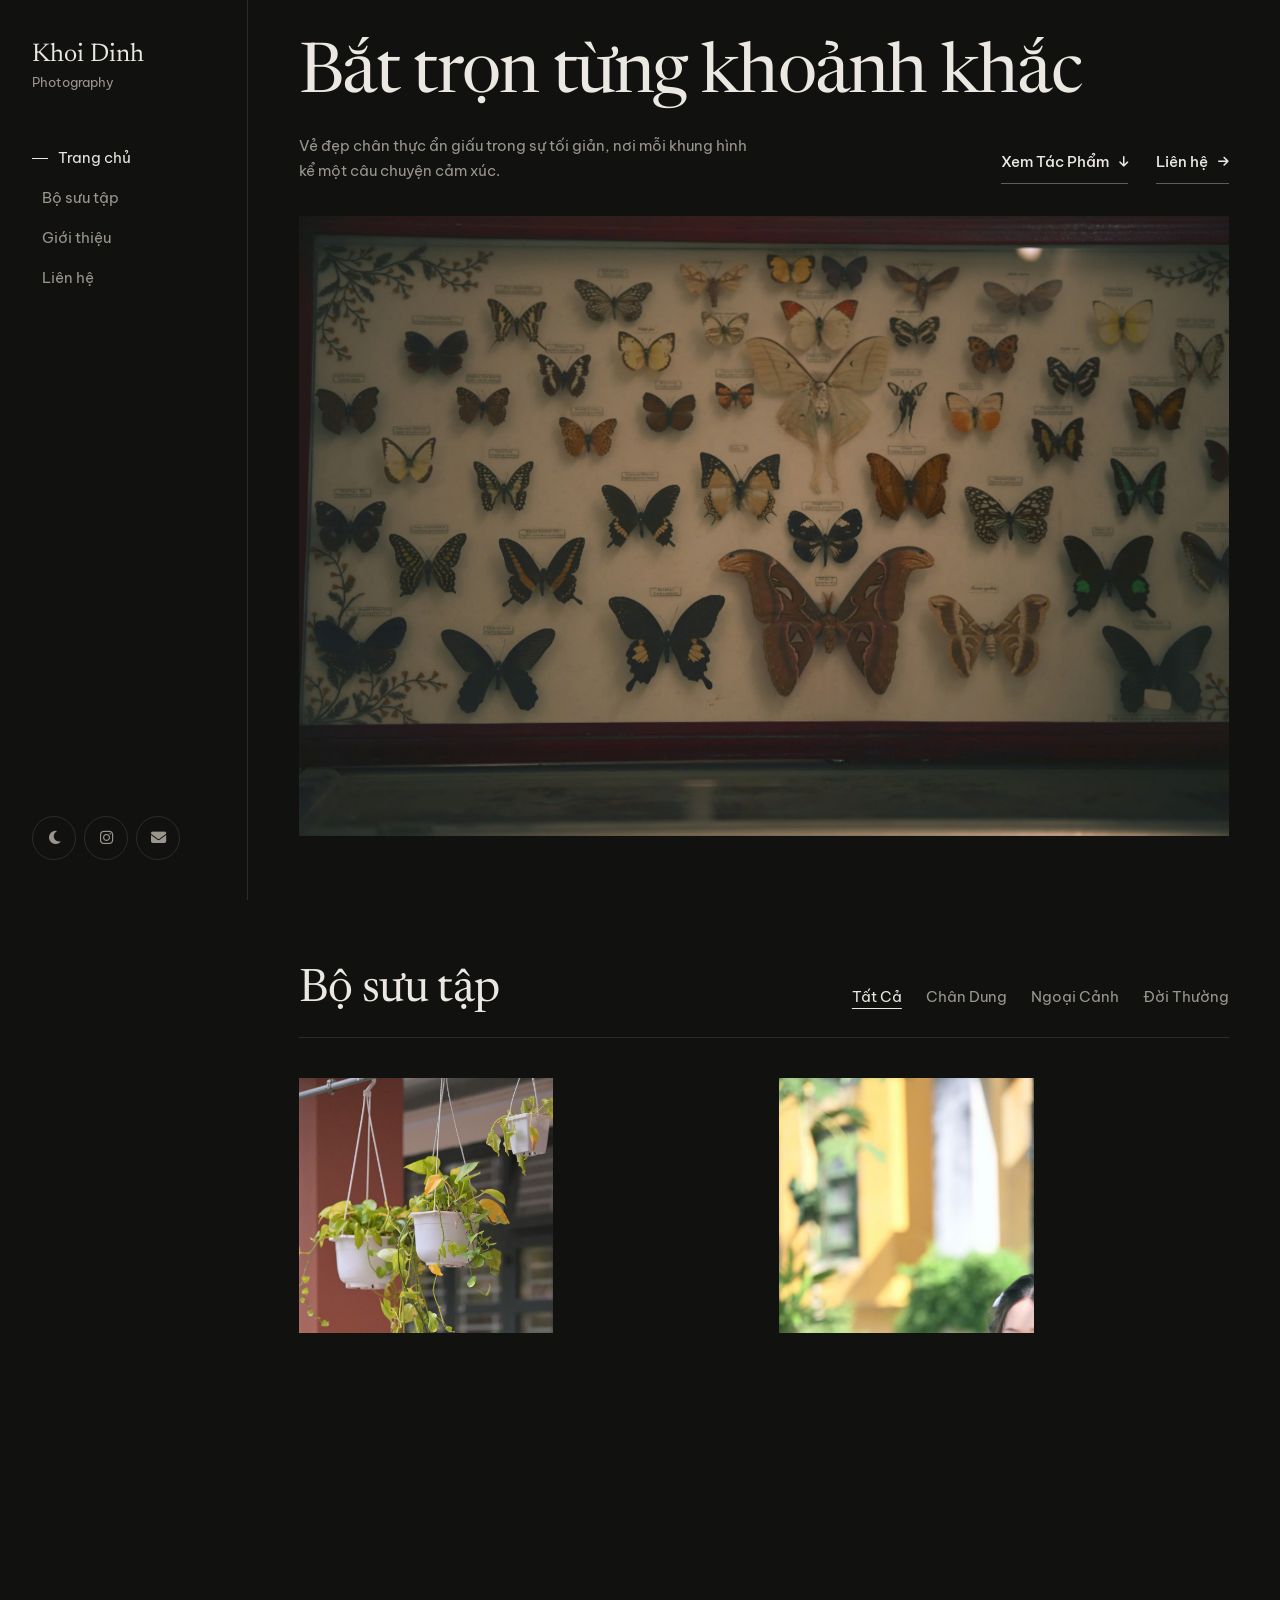
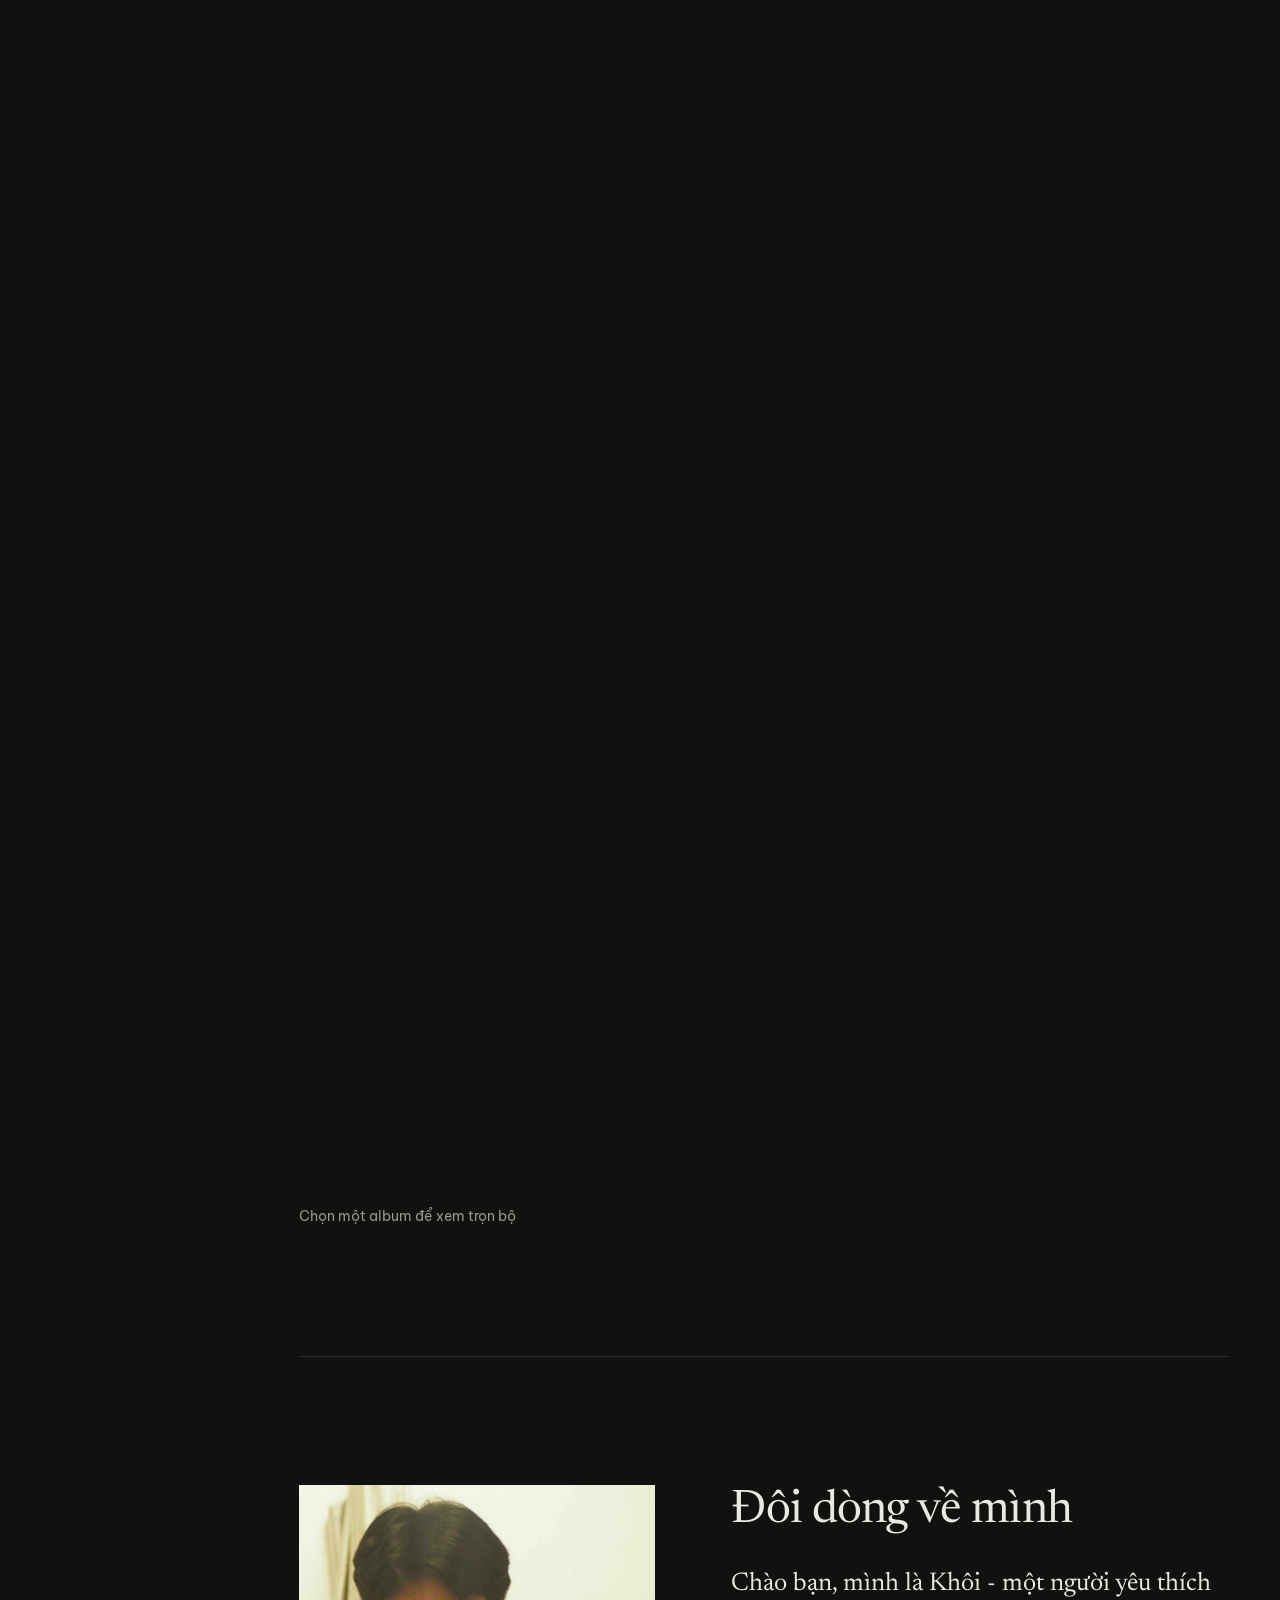
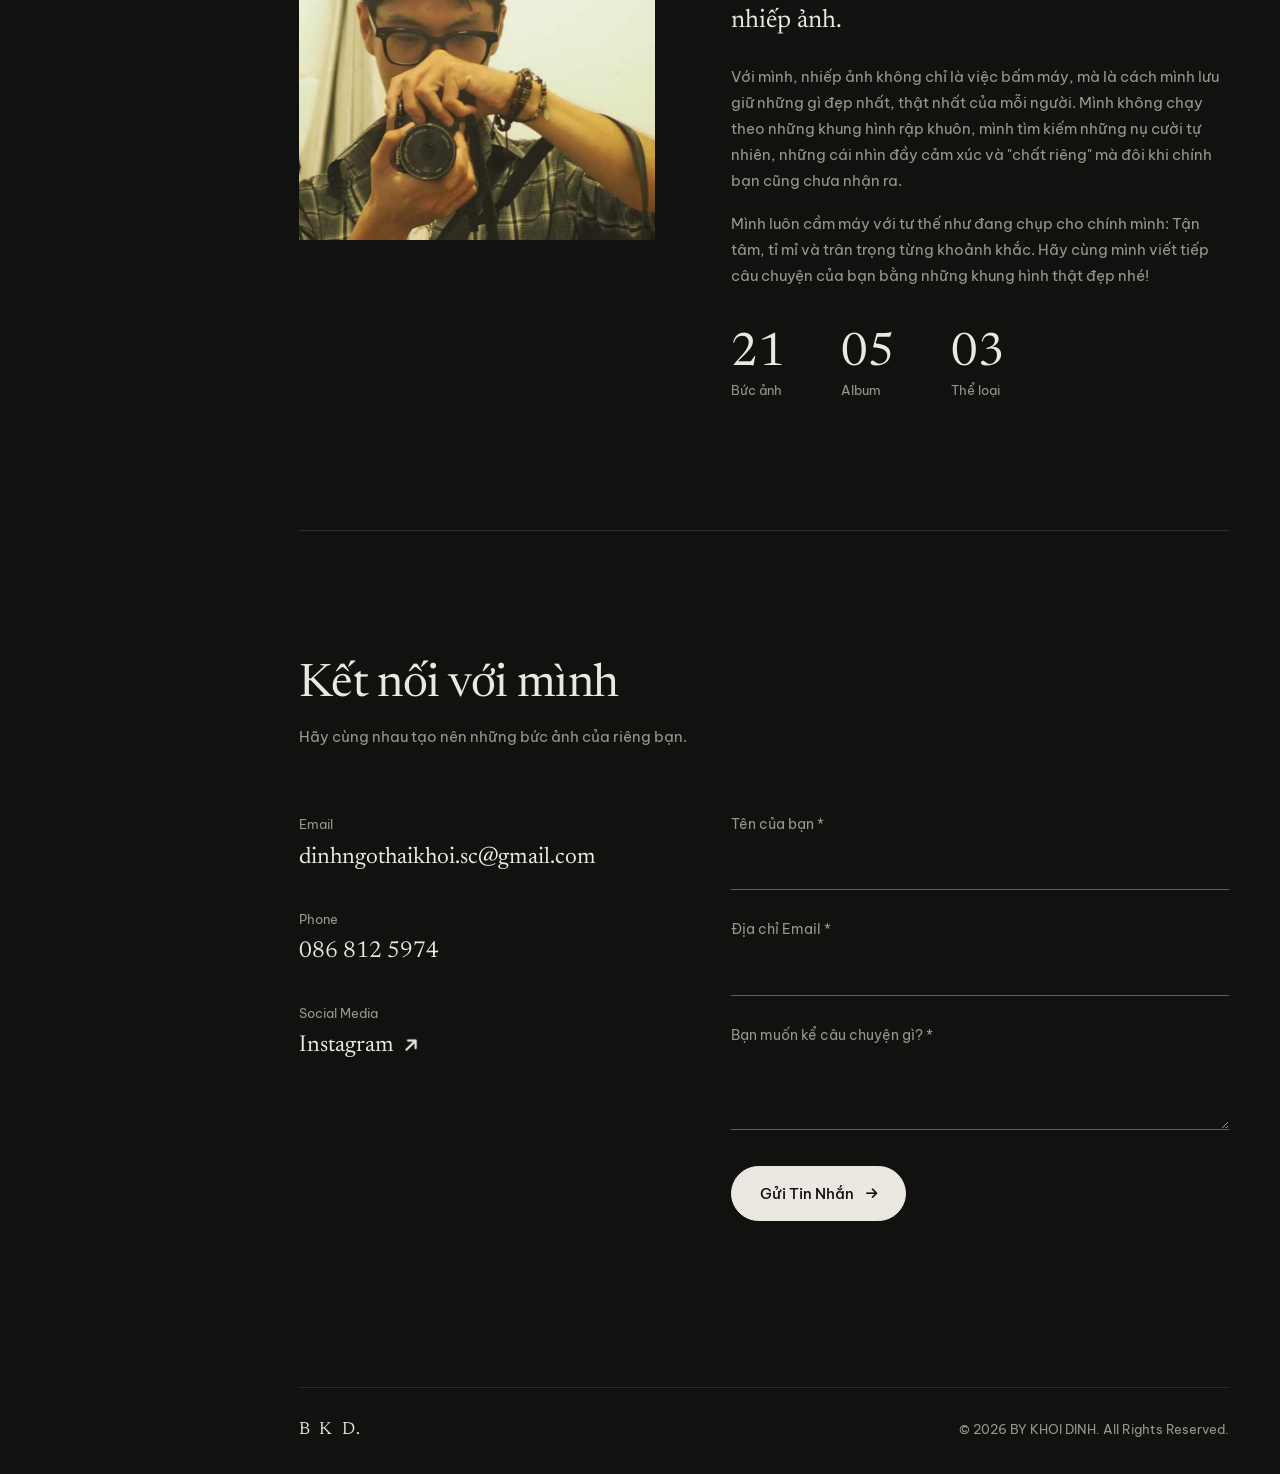
<file: index.html>
<!DOCTYPE html>
<html lang="vi">
<head>
    <meta charset="UTF-8">
    <meta name="viewport" content="width=device-width, initial-scale=1.0">
    <meta name="format-detection" content="telephone=no">
    <title>BY KHOI DINH | Portfolio</title>
    <meta name="description" content="Nơi lưu giữ những khoảnh khắc đáng nhớ.">
    <meta name="robots" content="index, follow">
    <meta name="theme-color" content="#111110">
    <meta name="color-scheme" content="dark light">
    <meta name="author" content="Khoi Dinh">

    <!-- Apply saved theme before first paint (dark is the default) -->
    <script>
        (function () {
            try {
                if (localStorage.getItem('theme') === 'light') {
                    document.documentElement.setAttribute('data-theme', 'light');
                }
            } catch (e) {}
        })();
    </script>

    <meta property="og:type" content="website">
    <meta property="og:locale" content="vi_VN">
    <meta property="og:title" content="BY KHOI DINH | Portfolio">
    <meta property="og:description" content="Nơi lưu giữ những khoảnh khắc đáng nhớ.">
    <meta property="og:image" content="images/hero.jpg">
    <meta property="og:site_name" content="BY KHOI DINH">

    <meta name="twitter:card" content="summary_large_image">
    <meta name="twitter:title" content="BY KHOI DINH | Portfolio">
    <meta name="twitter:description" content="Nơi lưu giữ những khoảnh khắc đáng nhớ.">
    <meta name="twitter:image" content="images/hero.jpg">
    <link rel="icon" type="image/jpeg" href="images/about.jpg">
    <link rel="apple-touch-icon" href="images/about.jpg">

    <!-- Fonts: Newsreader (headings, full Vietnamese) + Be Vietnam Pro (UI) -->
    <link rel="preconnect" href="https://fonts.googleapis.com">
    <link rel="preconnect" href="https://fonts.gstatic.com" crossorigin>
    <link href="https://fonts.googleapis.com/css2?family=Be+Vietnam+Pro:wght@400;500;600&family=Newsreader:ital,opsz,wght@0,6..72,400;0,6..72,500;1,6..72,400&display=swap" rel="stylesheet">

    <!-- Icons -->
    <link rel="stylesheet" href="https://cdnjs.cloudflare.com/ajax/libs/font-awesome/6.5.1/css/all.min.css">
    <link rel="preload" as="image" href="images/hero.jpg" fetchpriority="high">

    <!-- Styling -->
    <link rel="stylesheet" href="style.css">
</head>
<body>
    <a href="#main-content" class="skip-link">Bỏ qua điều hướng</a>

    <!-- SIDEBAR (desktop) / TOP BAR (mobile) -->
    <header class="navbar" id="navbar">
        <div class="nav-container">
            <a href="#home" class="logo">
                <span class="logo-name">Khoi Dinh</span>
                <span class="logo-role">Photography</span>
            </a>

            <nav class="nav-primary" aria-label="Điều hướng chính">
                <ul class="nav-links" id="nav-links">
                    <li><a href="#home" class="nav-item">Trang chủ</a></li>
                    <li><a href="#gallery" class="nav-item">Bộ sưu tập</a></li>
                    <li><a href="#about" class="nav-item">Giới thiệu</a></li>
                    <li><a href="#contact" class="nav-item">Liên hệ</a></li>
                </ul>
            </nav>

            <div class="nav-tools">
                <button id="themeToggle" class="icon-btn theme-toggle" type="button" aria-label="Bật giao diện sáng" aria-pressed="false">
                    <i class="fas fa-moon" aria-hidden="true"></i>
                    <i class="fas fa-sun" aria-hidden="true"></i>
                </button>
                <a href="https://instagram.com/_ioohkdd._" target="_blank" rel="noopener noreferrer" class="icon-btn nav-social" aria-label="Instagram">
                    <i class="fab fa-instagram" aria-hidden="true"></i>
                </a>
                <a href="mailto:dinhngothaikhoi.sc@gmail.com" class="icon-btn nav-social" aria-label="Email">
                    <i class="fas fa-envelope" aria-hidden="true"></i>
                </a>
                <button id="menuToggle" class="icon-btn menu-toggle" type="button" aria-label="Mở menu" aria-controls="menu" aria-expanded="false">
                    <span class="menu-icon" aria-hidden="true"></span>
                </button>
            </div>
        </div>

        <aside id="menu" class="mobile-menu" hidden>
            <nav class="menu-links-mobile" aria-label="Điều hướng di động">
                <a href="#home" class="nav-item">Trang chủ</a>
                <a href="#gallery" class="nav-item">Bộ sưu tập</a>
                <a href="#about" class="nav-item">Giới thiệu</a>
                <a href="#contact" class="nav-item">Liên hệ</a>
            </nav>
        </aside>
    </header>

    <main id="main-content">
        <!-- INTRO -->
        <section id="home" class="hero">
            <div class="hero-content">
                <h1 class="hero-title">Bắt trọn từng khoảnh khắc</h1>
                <div class="hero-aside">
                    <p class="hero-subtitle">Vẻ đẹp chân thực ẩn giấu trong sự tối giản, nơi mỗi khung hình kể một câu chuyện cảm xúc.</p>
                    <div class="hero-actions">
                        <a href="#gallery" class="text-link">Xem Tác Phẩm <i class="fas fa-arrow-down" aria-hidden="true"></i></a>
                        <a href="#contact" class="text-link">Liên hệ <i class="fas fa-arrow-right" aria-hidden="true"></i></a>
                    </div>
                </div>
            </div>

            <figure class="hero-media">
                <img src="images/hero.jpg" alt="Bộ sưu tập bướm trong khung kính" width="2560" height="1707" fetchpriority="high" decoding="async">
            </figure>
        </section>

        <!-- GALLERY -->
        <section id="gallery" class="section gallery-section">
            <div class="gallery-header">
                <h2 class="section-title">Bộ sưu tập</h2>

                <div class="gallery-filters">
                    <div class="gallery-filter" role="group" aria-label="Lọc theo thể loại">
                        <button type="button" class="filter-btn active" data-filter="all" aria-pressed="true">Tất Cả</button>
                        <button type="button" class="filter-btn" data-filter="chan-dung" aria-pressed="false">Chân Dung</button>
                        <button type="button" class="filter-btn" data-filter="ngoai-canh" aria-pressed="false">Ngoại Cảnh</button>
                        <button type="button" class="filter-btn" data-filter="doi-thuong" aria-pressed="false">Đời Thường</button>
                    </div>

                    <div class="gallery-filter person-filter" id="personFilter" role="group" aria-label="Lọc theo người mẫu" style="display: none;">
                        <button type="button" class="person-filter-btn active" data-person="all" aria-pressed="true">Tất Cả</button>
                        <button type="button" class="person-filter-btn" data-person="thư" aria-pressed="false">Thư</button>
                        <button type="button" class="person-filter-btn" data-person="vy" aria-pressed="false">Vy</button>
                        <button type="button" class="person-filter-btn" data-person="thúy anh" aria-pressed="false">Thúy Anh</button>
                    </div>
                </div>
            </div>

            <div class="gallery-grid" id="galleryGrid">
                <!-- Album được tạo từ gallery-data.json -->
            </div>

            <div class="gallery-more-status">
                <p class="status-text">Chọn một album để xem trọn bộ</p>
            </div>
        </section>

        <!-- ABOUT -->
        <section id="about" class="section about-section">
            <div class="about-container">
                <figure class="about-img-wrapper scroll-reveal">
                    <img src="images/about.jpg" alt="Chân dung Khôi Đinh" class="about-img" width="762" height="762" loading="lazy" decoding="async">
                </figure>

                <div class="about-text scroll-reveal delay-200">
                    <h2 class="section-title">Đôi dòng về mình</h2>

                    <div class="about-desc">
                        <p class="lead">Chào bạn, mình là Khôi - một người yêu thích nhiếp ảnh.</p>
                        <p>Với mình, nhiếp ảnh không chỉ là việc bấm máy, mà là cách mình lưu giữ những gì đẹp nhất, thật nhất của mỗi người. Mình không chạy theo những khung hình rập khuôn, mình tìm kiếm những nụ cười tự nhiên, những cái nhìn đầy cảm xúc và "chất riêng" mà đôi khi chính bạn cũng chưa nhận ra.</p>
                        <p>Mình luôn cầm máy với tư thế như đang chụp cho chính mình: Tận tâm, tỉ mỉ và trân trọng từng khoảnh khắc. Hãy cùng mình viết tiếp câu chuyện của bạn bằng những khung hình thật đẹp nhé!</p>
                    </div>

                    <dl class="about-stats" aria-label="Thống kê bộ sưu tập">
                        <div><dt>Bức ảnh</dt><dd data-stat="photos">—</dd></div>
                        <div><dt>Album</dt><dd data-stat="albums">—</dd></div>
                        <div><dt>Thể loại</dt><dd data-stat="categories">—</dd></div>
                    </dl>
                </div>
            </div>
        </section>

        <!-- CONTACT -->
        <section id="contact" class="section contact-section">
            <div class="contact-header">
                <h2 class="section-title">Kết nối với mình</h2>
                <p class="contact-subtitle">Hãy cùng nhau tạo nên những bức ảnh của riêng bạn.</p>
            </div>

            <div class="contact-grid">
                <div class="contact-info">
                    <div class="contact-card">
                        <span class="contact-label">Email</span>
                        <a href="mailto:dinhngothaikhoi.sc@gmail.com" class="contact-link">dinhngothaikhoi.sc@gmail.com</a>
                    </div>
                    <div class="contact-card">
                        <span class="contact-label">Phone</span>
                        <a href="tel:0868125974" class="contact-link">086 812 5974</a>
                    </div>
                    <div class="contact-card">
                        <span class="contact-label">Social Media</span>
                        <a href="https://instagram.com/_ioohkdd._" target="_blank" rel="noopener noreferrer" class="contact-link instagram-link">
                            Instagram <i class="fas fa-arrow-right" aria-hidden="true"></i>
                        </a>
                    </div>
                </div>

                <div class="contact-form-wrapper">
                    <form action="https://formspree.io/f/mykkkzdd" method="POST" class="contact-form" id="contact-form" novalidate>
                        <div class="form-group">
                            <label for="name">Tên của bạn *</label>
                            <input type="text" id="name" name="name" autocomplete="name" required aria-describedby="name-error">
                            <p class="field-error" id="name-error">Vui lòng nhập tên của bạn.</p>
                        </div>
                        <div class="form-group">
                            <label for="email">Địa chỉ Email *</label>
                            <input type="email" id="email" name="email" autocomplete="email" required aria-describedby="email-error">
                            <p class="field-error" id="email-error">Email chưa đúng định dạng, ví dụ: ten@gmail.com</p>
                        </div>
                        <div class="form-group">
                            <label for="message">Bạn muốn kể câu chuyện gì? *</label>
                            <textarea id="message" name="message" rows="3" required aria-describedby="message-error"></textarea>
                            <p class="field-error" id="message-error">Hãy chia sẻ đôi chút về buổi chụp bạn mong muốn.</p>
                        </div>
                        <button type="submit" class="btn btn-primary submit-btn">
                            Gửi Tin Nhắn <i class="fas fa-arrow-right" aria-hidden="true"></i>
                        </button>
                        <p class="form-status" id="form-status" role="status" aria-live="polite"></p>
                    </form>
                </div>
            </div>
        </section>

        <!-- FOOTER -->
        <footer class="footer">
            <p class="footer-logo">B K D.</p>
            <p class="copyright">&copy; <span id="year">2025</span> BY KHOI DINH. All Rights Reserved.</p>
        </footer>
    </main>

    <!-- ALBUM MODAL -->
    <div id="albumModal" class="album-modal" aria-hidden="true">
        <div class="album-modal-overlay"></div>
        <div class="album-modal-panel" role="dialog" aria-modal="true" aria-labelledby="albumModalTitle">
            <div class="album-modal-header">
                <div>
                    <h3 id="albumModalTitle" class="album-modal-title">Album</h3>
                    <p id="albumModalMeta" class="album-modal-meta"></p>
                </div>
                <button id="closeAlbumModal" class="close-album-modal" type="button" aria-label="Đóng album">
                    <i class="fas fa-xmark" aria-hidden="true"></i> Đóng
                </button>
            </div>
            <div id="albumModalGrid" class="album-modal-grid"></div>
        </div>
    </div>

    <!-- LIGHTBOX -->
    <div id="lightbox" class="lightbox" role="dialog" aria-modal="true" aria-label="Xem ảnh" aria-hidden="true">
        <div class="lightbox-overlay"></div>
        <button class="lightbox-btn close-lightbox" type="button" aria-label="Đóng ảnh">
            <i class="fas fa-xmark" aria-hidden="true"></i>
        </button>
        <button class="lightbox-btn lightbox-prev" type="button" aria-label="Ảnh trước">
            <i class="fas fa-arrow-left" aria-hidden="true"></i>
        </button>
        <img class="lightbox-content" id="lightbox-img" alt="">
        <button class="lightbox-btn lightbox-next" type="button" aria-label="Ảnh tiếp theo">
            <i class="fas fa-arrow-right" aria-hidden="true"></i>
        </button>
        <p class="lightbox-counter" id="lightboxCounter" aria-live="polite"></p>
    </div>

    <!-- MAIN SCRIPT -->
    <script src="script.js"></script>
</body>
</html>
</file>
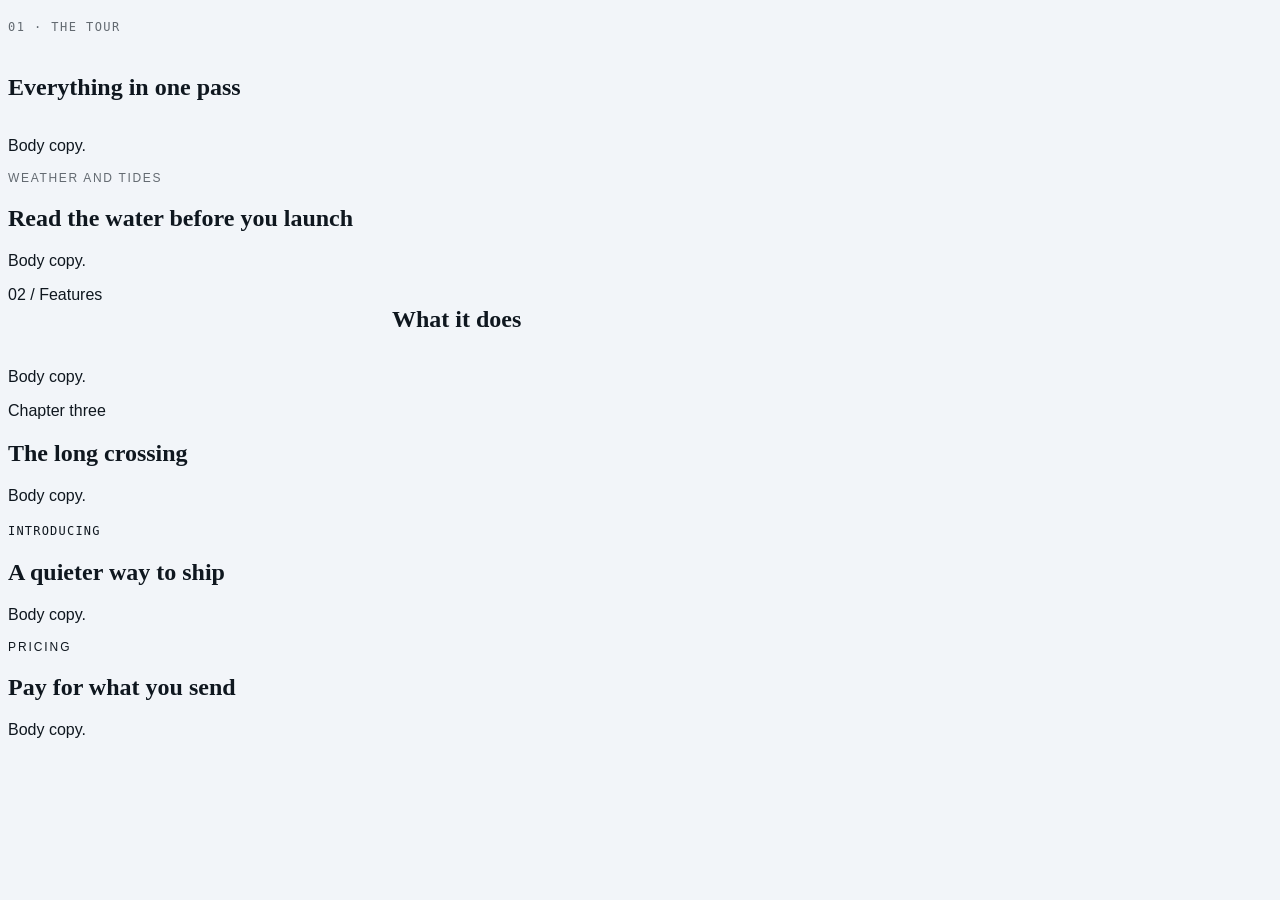
<file: .claude/skills/hallmark/scripts/fixtures/eyebrow-fail/index.html>
<!doctype html>
<!--
  Gate 54 fixture: MUST FAIL, six times.

  Every case here was invisible to the pre-1.3 detector, which keyed on
  `grid-template-columns` in the CSS and so only ever saw one geometry.
  Assertion (run from this directory):

    node ../../sloplint.mjs . --json | node -e "let s='';process.stdin.on('data',d=>s+=d).on('end',()=>console.log(JSON.parse(s).findings.filter(f=>f.gate==='54'&&f.grade==='FAIL').length))"
    # expected: 6

  Scoped to gate 54 on purpose: this file is deliberately slop in other ways too.
-->
<html lang="en">
<head>
<meta charset="utf-8">
<meta name="viewport" content="width=device-width, initial-scale=1">
<title>Gate 54 eyebrow fixture (must fail)</title>
<style>
/* Hallmark · macrostructure: fixture · tone: n/a · anchor hue: 250 · hero: Settled/H1 */
/* Hallmark · pre-emit critique: P3 H3 E3 S3 R3 V3 · weakest: all - this is a fixture */
:root {
  --color-paper: oklch(97% 0.006 250); --color-ink: oklch(20% 0.02 250);
  --color-muted: oklch(52% 0.015 250);
  --font-display: "Fraunces", serif; --font-body: "Public Sans", sans-serif;
  --font-label: "Geist Mono", monospace;
  --text-xs: 0.75rem; --tracking-label: 0.12em;
}
html, body { overflow-x: clip; }
body { background: var(--color-paper); color: var(--color-ink); font-family: var(--font-body); }
h1, h2, h3 { font-family: var(--font-display); }

/* 1: flex column. No grid anywhere; the old check could not see this. */
.a__head { display: flex; flex-direction: column; gap: 0.5rem; }
.a__eyebrow { font-family: var(--font-label); text-transform: uppercase;
  letter-spacing: var(--tracking-label); font-size: var(--text-xs); color: var(--color-muted); }

/* 2: plain block stack, and a class name outside the label vocabulary.
       Caught by resolved CSS alone: uppercase + tracking + small size. */
.b__strand { text-transform: uppercase; letter-spacing: 0.14em; font-size: 0.75rem;
  color: var(--color-muted); }

/* 3: the classic side-by-side grid. Regression guard for the old behaviour. */
.c__head { display: grid; grid-template-columns: minmax(0, 0.4fr) minmax(0, 1fr); gap: 2rem; }

/* 4: multi-column head declared ONLY inside a max-width block. The old check
       skipped every max-width rule, so this shape was a free pass. */
@media (max-width: 48rem) {
  .d__head { display: grid; grid-template-columns: 1fr 2fr; }
}

/* 5: class-less heading. The old check required a semantic match on the head
       wrapper's own classes to even look. */
.e__mark { font-family: var(--font-label); text-transform: uppercase;
  letter-spacing: 0.1em; font-size: 0.75rem; }

/* 6: "overline" was not in the old vocabulary at all. */
.overline { font-size: 0.75rem; letter-spacing: 0.16em; text-transform: uppercase; }
</style>
</head>
<body>

<!-- 1 · flex column stack -->
<section>
  <div class="a__head">
    <p class="a__eyebrow">01 · The tour</p>
    <h2>Everything in one pass</h2>
  </div>
  <p>Body copy.</p>
</section>

<!-- 2 · plain block stack, non-vocabulary class, CSS signals only -->
<section>
  <div>
    <p class="b__strand">Weather and tides</p>
    <h2>Read the water before you launch</h2>
  </div>
  <p>Body copy.</p>
</section>

<!-- 3 · side-by-side grid (the only shape the old gate caught) -->
<section>
  <div class="c__head">
    <span class="eyebrow">02 / Features</span>
    <h2>What it does</h2>
  </div>
  <p>Body copy.</p>
</section>

<!-- 4 · two-column head hidden inside a max-width query -->
<section>
  <div class="d__head">
    <span class="kicker">Chapter three</span>
    <h2>The long crossing</h2>
  </div>
  <p>Body copy.</p>
</section>

<!-- 5 · class-less heading under a labelled span -->
<section>
  <div>
    <span class="e__mark">Introducing</span>
    <h2>A quieter way to ship</h2>
  </div>
  <p>Body copy.</p>
</section>

<!-- 6 · the word the old vocabulary never knew -->
<section>
  <div>
    <p class="overline">Pricing</p>
    <h2>Pay for what you send</h2>
  </div>
  <p>Body copy.</p>
</section>

</body>
</html>
</file>
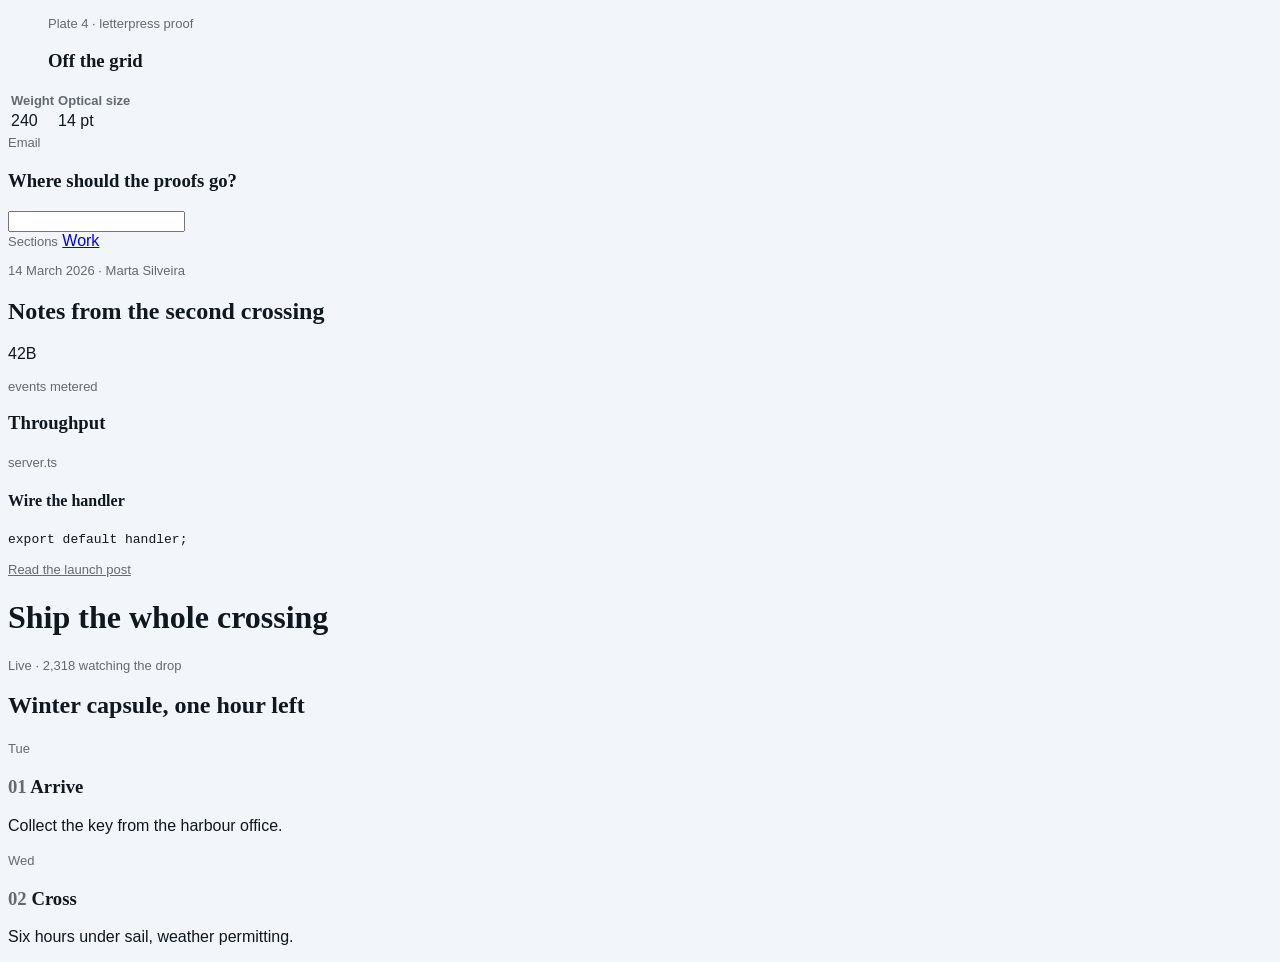
<file: .claude/skills/hallmark/scripts/fixtures/eyebrow-pass/index.html>
<!doctype html>
<!--
  Gate 54 fixture: MUST NOT FAIL.

  Ten shapes that look like an eyebrow to a naive detector and are not one.
  Each carries a fact, a destination, or an identifier the reader would
  otherwise lack: the exceptions gate 54 lists in references/gates.md.

  Assertion (run from this directory):

    node ../../sloplint.mjs . --json | node -e "let s='';process.stdin.on('data',d=>s+=d).on('end',()=>console.log(JSON.parse(s).findings.filter(f=>f.gate==='54').length))"
    # expected: 0

  Scoped to gate 54: this file makes no claim to be clean on the other gates.
-->
<html lang="en">
<head>
<meta charset="utf-8">
<meta name="viewport" content="width=device-width, initial-scale=1">
<title>Gate 54 carve-out fixture (must pass)</title>
<meta name="description" content="Fragments that sit near a heading without announcing it; gate 54 must stay quiet on every one.">
<style>
/* Hallmark · shape: fixture · genre: editorial · theme: fixture (by request)
 * hero: Settled · nav: none · footer: none · enrichment: none · signature: none, this is a gate 54 fixture
 * axes: light/roman-serif/cool · posture: restrained · contrast: pass · fold: n/a · v2.0.0 */
/* Hallmark · pre-emit critique: P3 H3 E3 S3 R3 V3 · weakest: all, this is a fixture */
/* Hallmark · answered F21 · unrelated fragments in one file, not a single document outline */
:root {
  --color-paper: oklch(97% 0.006 250); --color-ink: oklch(20% 0.02 250);
  --color-muted: oklch(52% 0.015 250); --color-accent: oklch(52% 0.14 250); --color-accent-ink: oklch(98% 0.005 250);
  --font-display: "Fraunces", serif; --font-body: "Public Sans", sans-serif;
  --font-label: var(--font-body);
  --text-xs: 0.8125rem;
}
html, body { overflow-x: clip; }
html { scrollbar-color: var(--color-muted) var(--color-paper); }
body { background: var(--color-paper); color: var(--color-ink); font-family: var(--font-body); caret-color: var(--color-accent); }
::selection { background: color-mix(in oklab, var(--color-accent) 22%, transparent); color: var(--color-ink); }
:focus-visible { outline: 2px solid var(--color-accent); outline-offset: 2px; }
a:active, button:active { transform: translateY(1px); }
button:disabled { opacity: 0.55; cursor: not-allowed; }
h1, h2, h3, h4 { font-family: var(--font-display); text-wrap: balance; }
.label { font-family: var(--font-label); font-size: var(--text-xs); color: var(--color-muted); }
.steps { list-style: none; counter-reset: step; padding: 0; }
.steps li { counter-increment: step; }
.steps li h3::before { content: counter(step, decimal-leading-zero) "  "; color: var(--color-muted); }
</style>
</head>
<body>

<!-- 1 · figcaption. Identifier, and it names something that is present. -->
<figure>
  <figcaption class="label">Plate 4 · letterpress proof</figcaption>
  <h3>Off the grid</h3>
</figure>

<!-- 2 · table column header. Identifier. -->
<table>
  <thead><tr><th class="label">Weight</th><th class="label">Optical size</th></tr></thead>
  <tbody><tr><td>240</td><td>14 pt</td></tr></tbody>
</table>

<!-- 3 · form field label. Identifier, bound to its control. -->
<form>
  <div>
    <label class="label" for="email">Email</label>
    <h3>Where should the proofs go?</h3>
    <input id="email" type="email">
  </div>
</form>

<!-- 4 · nav label. Destination. -->
<nav>
  <div>
    <span class="label">Sections</span>
    <h2 hidden>Navigation</h2>
    <a href="/work">Work</a>
  </div>
</nav>

<!-- 5 · dateline. Fact: the date appears nowhere else. -->
<article>
  <p class="label"><time datetime="2026-03-14">14 March 2026</time> · Marta Silveira</p>
  <h2>Notes from the second crossing</h2>
</article>

<!-- 6 · unit label AFTER the figure it labels. Order is the discriminator. -->
<section>
  <div>
    <p class="stat__num">42B</p>
    <p class="label">events metered</p>
  </div>
  <h3>Throughput</h3>
</section>

<!-- 7 · code filename tab. Identifier: a real path. -->
<section>
  <div>
    <span class="label">server.ts</span>
    <h4>Wire the handler</h4>
  </div>
  <pre><code>export default handler;</code></pre>
</section>

<!-- 8 · linked announcement chip. Destination, and it goes somewhere real. -->
<header>
  <div>
    <a class="label" href="/changelog/v2">Read the launch post</a>
    <h1>Ship the whole crossing</h1>
  </div>
</header>

<!-- 9 · live telemetry above a headline. Fact, and the digits prove it. -->
<section>
  <div>
    <p class="label">Live · 2,318 watching the drop</p>
    <h1>Winter capsule, one hour left</h1>
  </div>
</section>

<!-- 10 · a real <ol>. The numbers come from counter(), not from typed labels;
         a genuine per-step identifier rides along without becoming a kicker. -->
<ol class="steps">
  <li>
    <span class="label">Tue</span>
    <h3>Arrive</h3>
    <p>Collect the key from the harbour office.</p>
  </li>
  <li>
    <span class="label">Wed</span>
    <h3>Cross</h3>
    <p>Six hours under sail, weather permitting.</p>
  </li>
</ol>

</body>
</html>
</file>
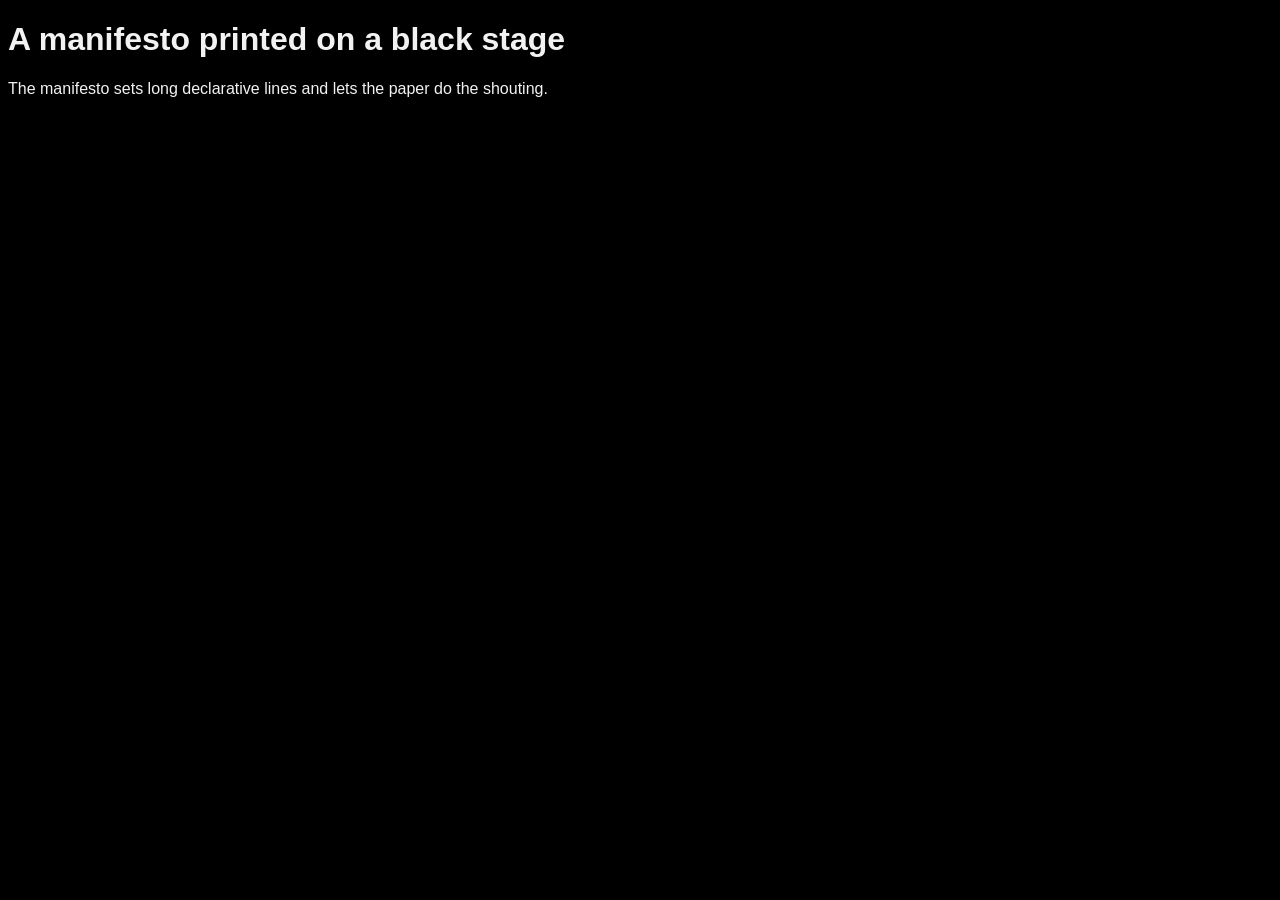
<file: .claude/skills/hallmark/scripts/fixtures/waiver/index.html>
<!doctype html>
<!--
  Waiver fixture. Five waivers are claimed on a deliberately expressive page:
  four are honoured, one is refused because it names a Floor gate, and the build
  ships. There is no cap, so the page is not blocked for being expressive; what
  it gets instead is a NOTE saying four waivers is a house style, not exceptions.

  Assertion (run from this directory):

    node ../../sloplint.mjs . --json | node -e "let s='';process.stdin.on('data',d=>s+=d).on('end',()=>{const j=JSON.parse(s);console.log(JSON.stringify(j.summary))})"
    # expected: fails 0, reflex 0, waived 5, rejected 2, answered 1, notes 1
    # (waived counts findings, not gates: gate 1 fires on both the token and the
    #  h1 rule, and gate 7 on both the token and the body background)

  Case by case:
    waive 40  -> refused, Floor is never waivable, and gate 40 still binds
    waive 7b  -> honoured; the guard (surface: absolute in the stamp) holds
    waive 22  -> honoured
    waive 25  -> honoured (no finding to downgrade on this page)
    waive 1   -> honoured, and trips the >3 house-style NOTE
    answered F3  -> honoured; the Finish finding reports ANSWERED instead of WARN
    answered 40  -> refused; 40 is Floor, and Floor findings are fixed, not answered
-->
<html lang="en">
<head>
<meta charset="utf-8">
<meta name="viewport" content="width=device-width, initial-scale=1">
<title>Waiver fixture</title>
<style>
/* Hallmark · macrostructure: Manifesto · tone: austere · anchor hue: 250 · surface: absolute · nav: N9 · footer: Ft2 · hero: Poster/H1 */
/* Hallmark · pre-emit critique: P5 H4 E5 S4 R5 V4 · weakest: E - fixture, not a real build */
/* Hallmark · waive 40 · contrast measured on the stage · the manifesto is printed white on black */
/* Hallmark · waive 7b · surface: absolute declared, 40-41 pass · the manifesto stage is printed on black paper */
/* Hallmark · waive 22 · neutrals achromatic throughout · the manifesto rules are pure grey by intent */
/* Hallmark · waive 25 · measure runs to 96ch · the manifesto sets long declarative lines */
/* Hallmark · waive 1 · two families declared · the manifesto pairs a display serif with a grotesque */
/* Hallmark · answered F3 · the manifesto head is one word and cannot wrap, so balance has nothing to balance */
/* Hallmark · answered 40 · contrast is fine here honestly */
:root {
  --color-paper: #000;
  --color-ink: oklch(96% 0 250);
  --font-display: Inter, sans-serif;
  --font-body: "Public Sans", sans-serif;
}
html, body { overflow-x: clip; }
body { background: var(--color-paper); color: var(--color-ink); font-family: var(--font-body); }
h1 { font-family: var(--font-display); }
</style>
</head>
<body>
  <h1>A manifesto printed on a black stage</h1>
  <p>The manifesto sets long declarative lines and lets the paper do the shouting.</p>
</body>
</html>
</file>
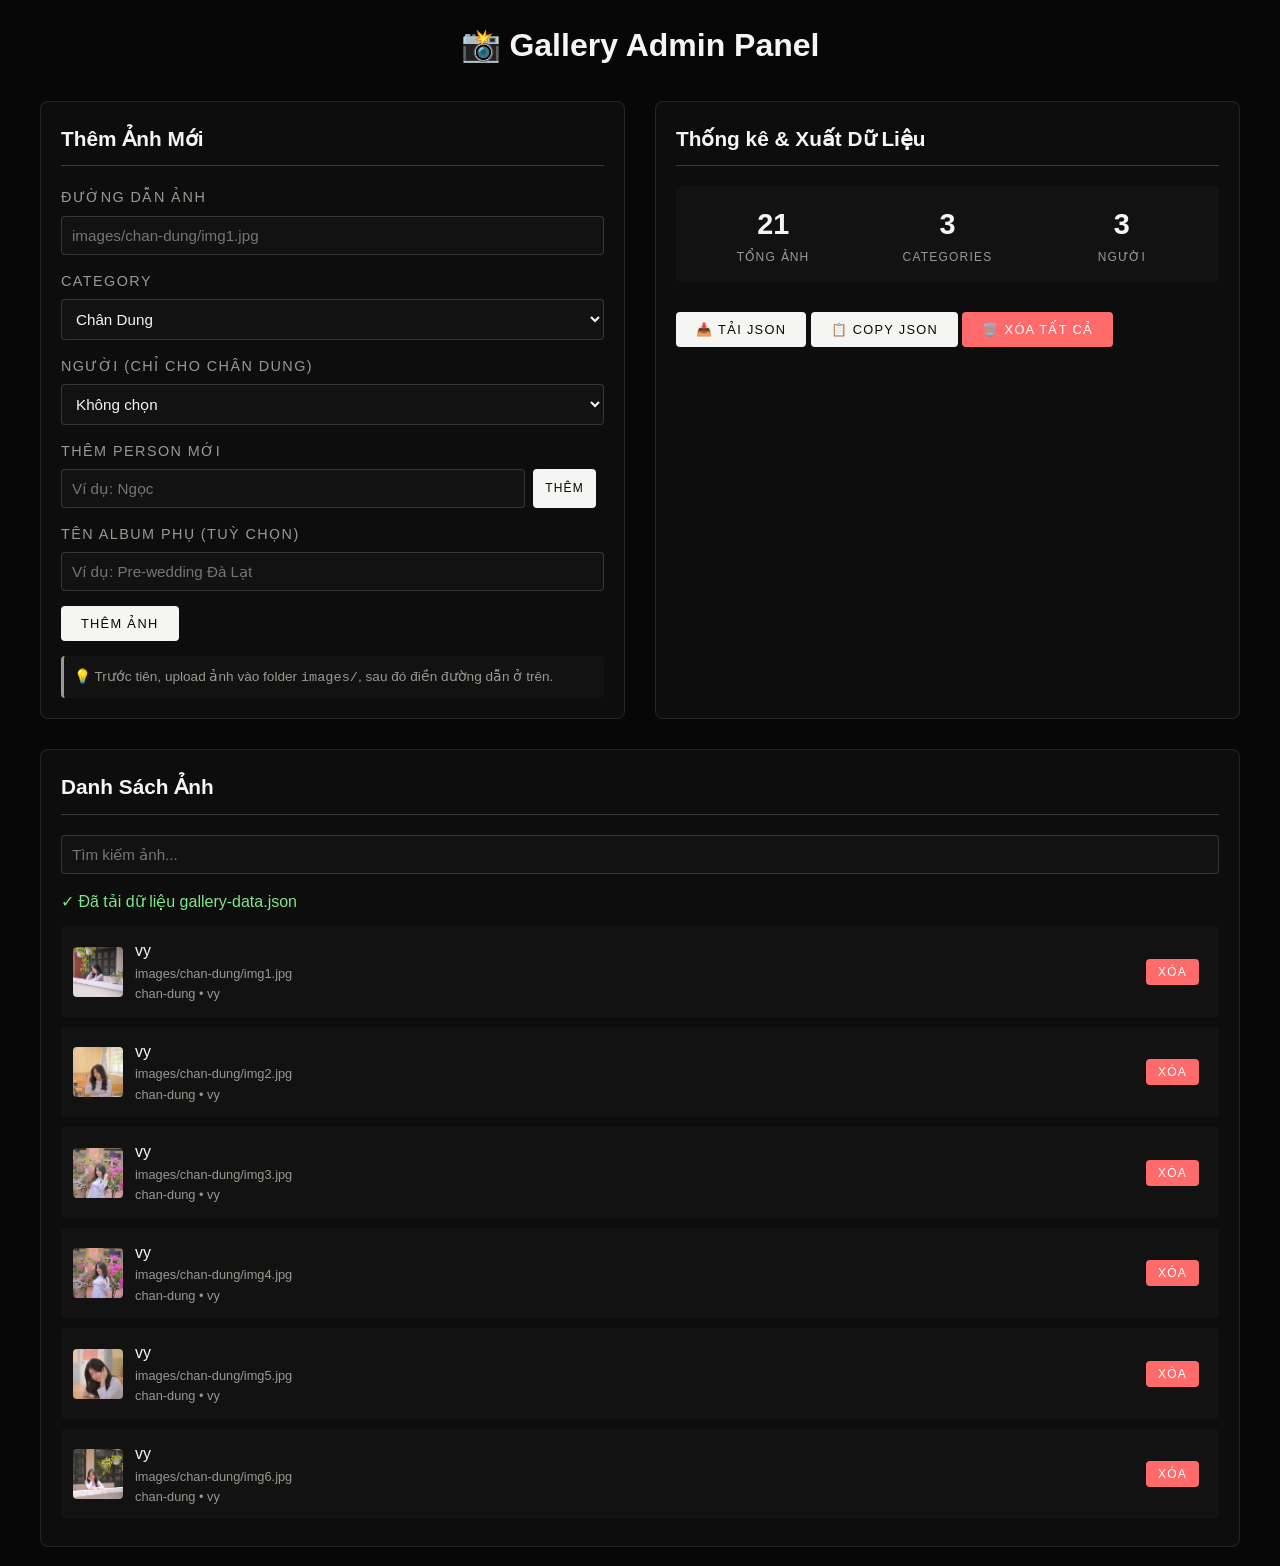
<file: admin.html>
<!DOCTYPE html>
<html lang="vi">
<head>
    <meta charset="UTF-8">
    <meta name="viewport" content="width=device-width, initial-scale=1.0">
    <title>Gallery Admin - BY KHOI DINH</title>
    <style>
        * {
            margin: 0;
            padding: 0;
            box-sizing: border-box;
        }
        
        body {
            font-family: 'Space Grotesk', sans-serif;
            background: #070707;
            color: #f5f5f3;
            padding: 20px;
            line-height: 1.6;
        }
        
        .container {
            max-width: 1200px;
            margin: 0 auto;
        }
        
        h1 {
            margin-bottom: 30px;
            text-align: center;
            font-size: 2rem;
        }
        
        .admin-grid {
            display: grid;
            grid-template-columns: 1fr 1fr;
            gap: 30px;
            margin-bottom: 30px;
        }
        
        .section {
            background: #0d0d0d;
            padding: 20px;
            border-radius: 8px;
            border: 1px solid rgba(245, 245, 243, 0.1);
        }
        
        .section h2 {
            font-size: 1.3rem;
            margin-bottom: 20px;
            border-bottom: 1px solid rgba(245, 245, 243, 0.2);
            padding-bottom: 10px;
        }
        
        .form-group {
            margin-bottom: 15px;
        }
        
        label {
            display: block;
            font-size: 0.9rem;
            text-transform: uppercase;
            letter-spacing: 0.1em;
            color: #9a9891;
            margin-bottom: 6px;
        }
        
        input, select, textarea {
            width: 100%;
            padding: 10px;
            background: #121212;
            border: 1px solid rgba(245, 245, 243, 0.16);
            color: #f5f5f3;
            border-radius: 4px;
            font-family: inherit;
            font-size: 0.95rem;
        }
        
        input:focus, select:focus, textarea:focus {
            outline: none;
            border-color: rgba(245, 245, 243, 0.5);
            background: #1b1b1b;
        }
        
        .btn {
            padding: 10px 20px;
            background: #f5f5f3;
            color: #070707;
            border: none;
            border-radius: 4px;
            cursor: pointer;
            font-weight: 500;
            text-transform: uppercase;
            letter-spacing: 0.1em;
            font-size: 0.8rem;
            transition: all 0.3s ease;
        }
        
        .btn:hover {
            background: #ffffff;
            transform: translateY(-2px);
        }
        
        .btn-small {
            padding: 6px 12px;
            font-size: 0.75rem;
            margin-right: 8px;
        }
        
        .btn-danger {
            background: #ff6b6b;
            color: #fff;
        }
        
        .btn-danger:hover {
            background: #ff5252;
        }
        
        .gallery-list {
            max-height: 600px;
            overflow-y: auto;
        }
        
        .gallery-item {
            display: flex;
            align-items: center;
            gap: 12px;
            padding: 12px;
            background: #121212;
            border-radius: 4px;
            margin-bottom: 10px;
            transition: all 0.3s ease;
        }
        
        .gallery-item:hover {
            background: #1b1b1b;
            border-color: rgba(245, 245, 243, 0.3);
        }
        
        .gallery-item img {
            width: 50px;
            height: 50px;
            object-fit: cover;
            border-radius: 4px;
        }
        
        .gallery-item-info {
            flex: 1;
        }
        
        .gallery-item-info small {
            display: block;
            color: #9a9891;
            font-size: 0.8rem;
        }
        
        .gallery-item-actions {
            display: flex;
            gap: 6px;
        }
        
        .stats {
            background: #121212;
            padding: 15px;
            border-radius: 4px;
            margin-bottom: 20px;
            display: grid;
            grid-template-columns: repeat(3, 1fr);
            gap: 10px;
        }
        
        .stat {
            text-align: center;
        }
        
        .stat-num {
            font-size: 1.8rem;
            font-weight: 600;
            color: #f5f5f3;
        }
        
        .stat-label {
            font-size: 0.75rem;
            text-transform: uppercase;
            color: #9a9891;
            letter-spacing: 0.1em;
        }
        
        .success {
            color: #7ee787;
        }
        
        .error {
            color: #ff6b6b;
        }
        
        .info-text {
            font-size: 0.85rem;
            color: #9a9891;
            margin-top: 10px;
            padding: 10px;
            background: #121212;
            border-radius: 4px;
            border-left: 3px solid #9a9891;
        }
        
        @media (max-width: 768px) {
            .admin-grid {
                grid-template-columns: 1fr;
            }
        }
    </style>
</head>
<body>
    <div class="container">
        <h1>📸 Gallery Admin Panel</h1>
        
        <div class="admin-grid">
            <!-- ADD IMAGE SECTION -->
            <div class="section">
                <h2>Thêm Ảnh Mới</h2>
                
                <div class="form-group">
                    <label>Đường dẫn ảnh</label>
                    <input type="text" id="imgSrc" placeholder="images/chan-dung/img1.jpg">
                </div>
                
                <div class="form-group">
                    <label>Category</label>
                    <select id="imgCategory">
                        <option value="chan-dung">Chân Dung</option>
                        <option value="ngoai-canh">Ngoại Cảnh</option>
                        <option value="doi-thuong">Đời Thường</option>
                    </select>
                </div>
                
                <div class="form-group">
                    <label>Người (chỉ cho Chân Dung)</label>
                    <select id="imgPerson">
                        <option value="">Không chọn</option>
                        <option value="thư">Thư</option>
                        <option value="vy">Vy</option>
                        <option value="thúy anh">Thúy Anh</option>
                    </select>
                </div>

                <div class="form-group">
                    <label>Thêm person mới</label>
                    <div style="display: flex; gap: 8px;">
                        <input type="text" id="newPersonName" placeholder="Ví dụ: Ngọc">
                        <button type="button" class="btn btn-small" onclick="addPersonOption()">Thêm</button>
                    </div>
                </div>

                <div class="form-group">
                    <label>Tên album phụ (tuỳ chọn)</label>
                    <input type="text" id="imgAlbum" placeholder="Ví dụ: Pre-wedding Đà Lạt">
                </div>
                
                <button class="btn" onclick="addImage()">Thêm Ảnh</button>
                
                <div id="addStatus" style="margin-top: 15px;"></div>
                
                <div class="info-text">
                    💡 Trước tiên, upload ảnh vào folder <code>images/</code>, sau đó điền đường dẫn ở trên.
                </div>
            </div>
            
            <!-- STATS & EXPORT -->
            <div class="section">
                <h2>Thống kê & Xuất Dữ Liệu</h2>
                
                <div class="stats">
                    <div class="stat">
                        <div class="stat-num" id="totalCount">0</div>
                        <div class="stat-label">Tổng Ảnh</div>
                    </div>
                    <div class="stat">
                        <div class="stat-num" id="categoryCount">0</div>
                        <div class="stat-label">Categories</div>
                    </div>
                    <div class="stat">
                        <div class="stat-num" id="personCount">0</div>
                        <div class="stat-label">Người</div>
                    </div>
                </div>
                
                <button class="btn" onclick="downloadJSON()">📥 Tải JSON</button>
                <button class="btn" onclick="copyJSON()" style="margin-top: 10px;">📋 Copy JSON</button>
                <button class="btn btn-danger" onclick="clearAllData()" style="margin-top: 10px;">🗑️ Xóa Tất Cả</button>
                
                <div id="exportStatus" style="margin-top: 15px;"></div>
            </div>
        </div>
        
        <!-- GALLERY LIST -->
        <div class="section">
            <h2>Danh Sách Ảnh</h2>
            
            <div class="form-group">
                <input type="text" id="searchInput" placeholder="Tìm kiếm ảnh...">
            </div>

            <div id="loadStatus" style="margin-bottom: 12px;"></div>
            
            <div class="gallery-list" id="galleryList"></div>
        </div>
    </div>
    
    <script>
        let galleryData = [];
        let personSet = new Set();

        function toPersonValue(name) {
            return name.trim().toLowerCase();
        }

        function toPersonLabel(name) {
            const trimmed = name.trim();
            if (!trimmed) {
                return '';
            }
            return trimmed
                .split(' ')
                .filter(Boolean)
                .map(word => word.charAt(0).toUpperCase() + word.slice(1))
                .join(' ');
        }

        function ensurePersonOption(personValue, personLabel) {
            const select = document.getElementById('imgPerson');
            if (!select || !personValue) {
                return;
            }

            if (personSet.has(personValue)) {
                return;
            }

            const option = document.createElement('option');
            option.value = personValue;
            option.textContent = personLabel || toPersonLabel(personValue);
            select.appendChild(option);
            personSet.add(personValue);
        }

        function hydratePersonOptions() {
            const select = document.getElementById('imgPerson');
            if (!select) {
                return;
            }

            personSet = new Set();

            Array.from(select.options).forEach((opt) => {
                if (!opt.value) {
                    return;
                }
                personSet.add(opt.value);
            });

            galleryData.forEach((img) => {
                const person = (img.person || '').trim();
                if (!person) {
                    return;
                }
                ensurePersonOption(toPersonValue(person), toPersonLabel(person));
            });
        }

        function addPersonOption() {
            const input = document.getElementById('newPersonName');
            const select = document.getElementById('imgPerson');
            if (!input || !select) {
                return;
            }

            const raw = input.value.trim();
            if (!raw) {
                showStatus('addStatus', 'Vui lòng nhập tên person trước khi thêm.', 'error');
                return;
            }

            const personValue = toPersonValue(raw);
            const personLabel = toPersonLabel(raw);

            ensurePersonOption(personValue, personLabel);
            select.value = personValue;
            input.value = '';
            showStatus('addStatus', `✓ Đã thêm person: ${personLabel}`, 'success');
        }
        
        // Load data on init
        function initAdmin() {
            fetch('gallery-data.json')
                .then(res => res.json())
                .then(data => {
                    galleryData = data.gallery || [];
                    hydratePersonOptions();
                    showStatus('loadStatus', '✓ Đã tải dữ liệu gallery-data.json', 'success');
                    renderGallery();
                    updateStats();
                })
                .catch(err => {
                    console.error('Error loading gallery data:', err);
                    showStatus('loadStatus', 'Khong tai duoc gallery-data.json. Hay mo bang local server (VD: Live Server).', 'error');
                    galleryData = [];
                    renderGallery();
                    updateStats();
                });
        }
        
        function addImage() {
            const src = document.getElementById('imgSrc').value.trim();
            const category = document.getElementById('imgCategory').value;
            const person = document.getElementById('imgPerson').value;
            const album = document.getElementById('imgAlbum').value.trim();
            const alt = album || person || category || 'Ảnh portfolio';
            
            if (!src) {
                showStatus('addStatus', 'Vui lòng nhập đường dẫn ảnh', 'error');
                return;
            }
            
            const newId = galleryData.length > 0 ? Math.max(...galleryData.map(g => g.id)) + 1 : 1;
            
            galleryData.push({
                id: newId,
                src: src,
                alt: alt,
                category: category,
                person: person,
                album: album
            });

            if (person) {
                ensurePersonOption(toPersonValue(person), toPersonLabel(person));
            }
            
            // Clear form
            document.getElementById('imgSrc').value = '';
            document.getElementById('imgPerson').value = '';
            document.getElementById('imgAlbum').value = '';
            
            renderGallery();
            updateStats();
            showStatus('addStatus', '✓ Đã thêm ảnh thành công!', 'success');
        }
        
        function deleteImage(id) {
            if (confirm('Bạn chắc chắn muốn xóa ảnh này?')) {
                galleryData = galleryData.filter(img => img.id !== id);
                renderGallery();
                updateStats();
                showStatus('addStatus', '✓ Đã xóa ảnh', 'success');
            }
        }
        
        function renderGallery() {
            const list = document.getElementById('galleryList');
            const search = document.getElementById('searchInput').value.toLowerCase();
            
            const filtered = galleryData.filter(img => 
                img.alt.toLowerCase().includes(search) ||
                img.src.toLowerCase().includes(search) ||
                img.person.toLowerCase().includes(search)
            );
            
            list.innerHTML = filtered.map(img => `
                <div class="gallery-item">
                    <img src="${img.src}" onerror="this.src='data:image/svg+xml,%3Csvg xmlns=%22http://www.w3.org/2000/svg%22 width=%2250%22 height=%2250%22%3E%3Crect fill=%22%23333%22 width=%2250%22 height=%2250%22/%3E%3C/svg%3E'" alt="${img.alt || 'Ảnh'}">
                    <div class="gallery-item-info">
                        <div>${img.album || img.person || 'Ảnh mới'}</div>
                        <small>${img.src}</small>
                        <small>${img.category} ${img.person ? '• ' + img.person : ''} ${img.album ? '• album: ' + img.album : ''}</small>
                    </div>
                    <div class="gallery-item-actions">
                        <button class="btn btn-small btn-danger" onclick="deleteImage(${img.id})">Xóa</button>
                    </div>
                </div>
            `).join('');
        }
        
        function updateStats() {
            const categories = new Set(galleryData.map(g => g.category)).size;
            const people = new Set(galleryData.filter(g => g.person).map(g => g.person)).size;
            
            document.getElementById('totalCount').textContent = galleryData.length;
            document.getElementById('categoryCount').textContent = categories;
            document.getElementById('personCount').textContent = people;
        }
        
        function downloadJSON() {
            const dataStr = JSON.stringify({ gallery: galleryData }, null, 2);
            const dataBlob = new Blob([dataStr], { type: 'application/json' });
            const url = URL.createObjectURL(dataBlob);
            const link = document.createElement('a');
            link.href = url;
            link.download = 'gallery-data.json';
            link.click();
            showStatus('exportStatus', '✓ JSON đã tải xuống!', 'success');
        }
        
        function copyJSON() {
            const dataStr = JSON.stringify({ gallery: galleryData }, null, 2);
            navigator.clipboard.writeText(dataStr).then(() => {
                showStatus('exportStatus', '✓ Đã copy JSON vào clipboard!', 'success');
            });
        }
        
        function clearAllData() {
            if (confirm('⚠️ Bạn chắc chắn muốn xóa TẤT CẢ dữ liệu? Hành động này không thể hoàn tác!')) {
                galleryData = [];
                renderGallery();
                updateStats();
                showStatus('addStatus', '✓ Đã xóa tất cả dữ liệu', 'success');
            }
        }
        
        function showStatus(elementId, message, type) {
            const el = document.getElementById(elementId);
            el.innerHTML = `<span class="${type}">${message}</span>`;
            setTimeout(() => {
                el.innerHTML = '';
            }, 4000);
        }
        
        // Search
        document.getElementById('searchInput').addEventListener('input', renderGallery);
        
        // Init
        initAdmin();
    </script>
</body>
</html>
</file>
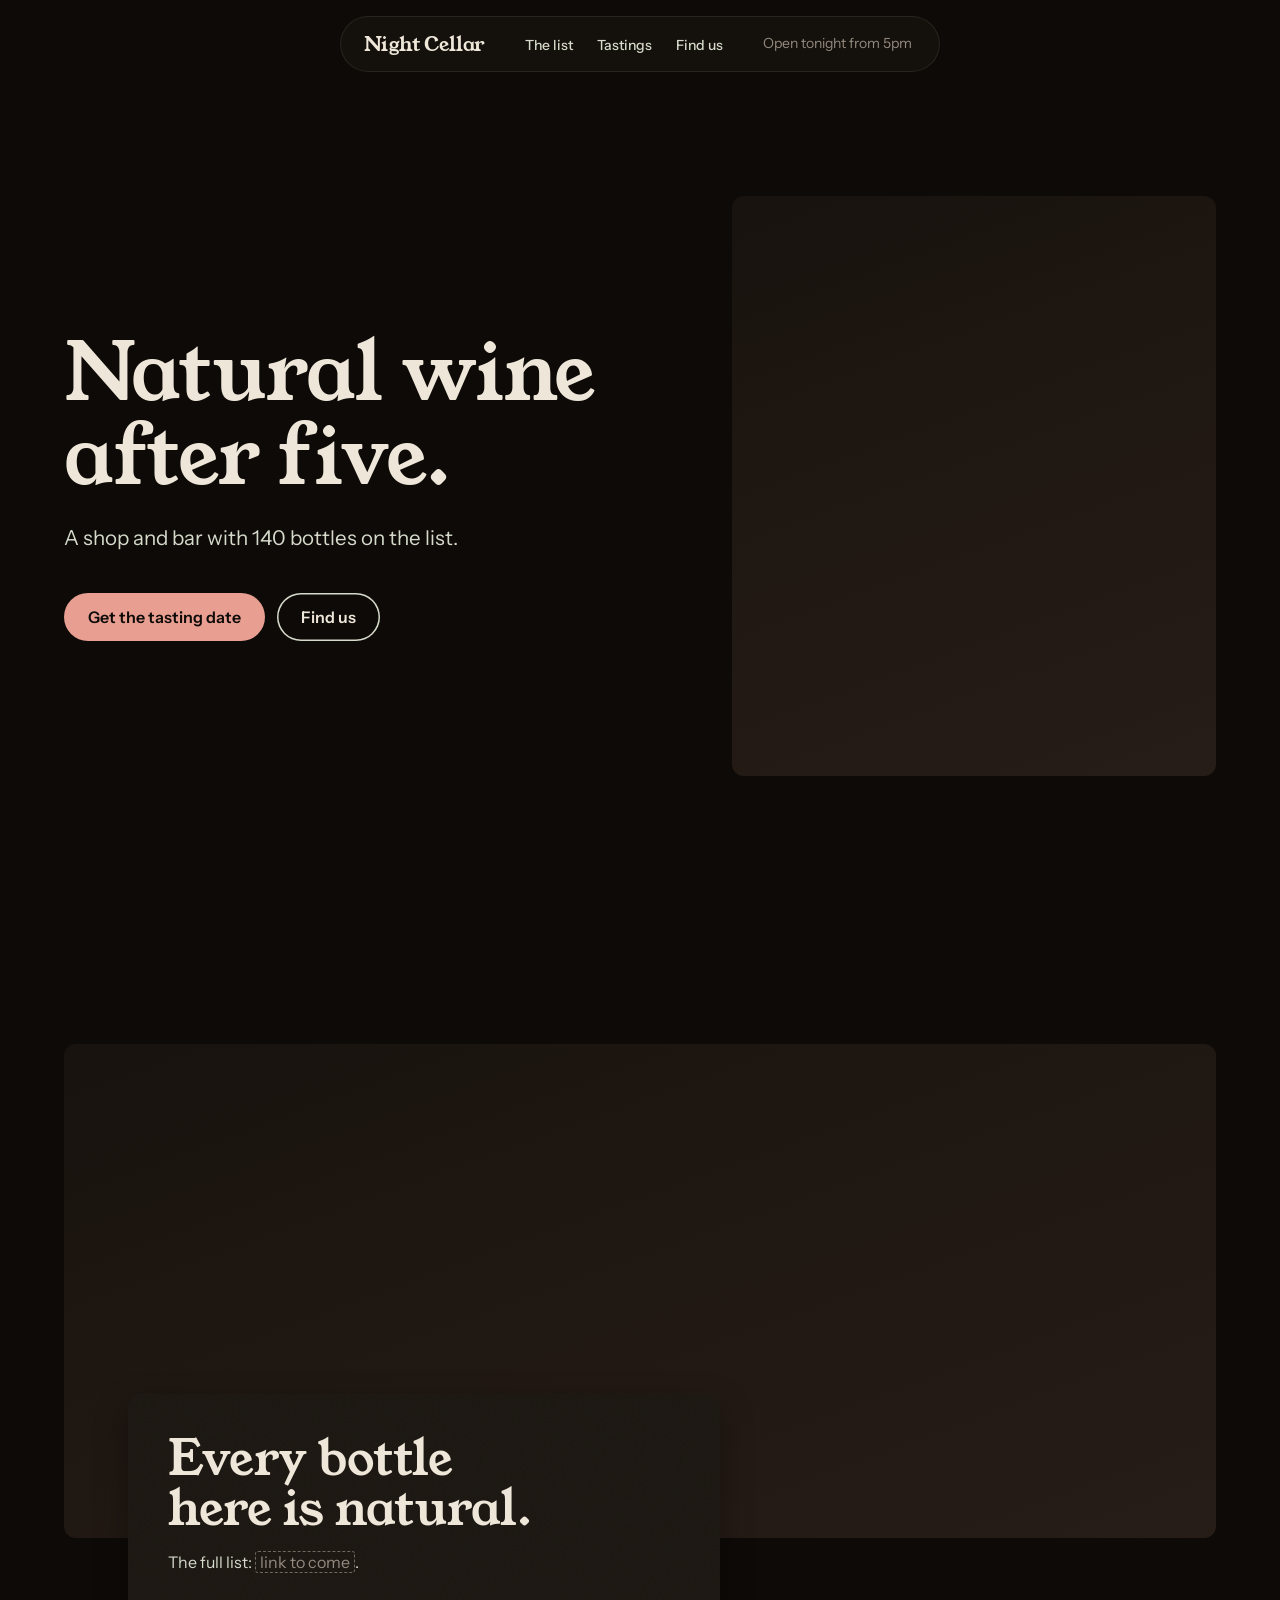
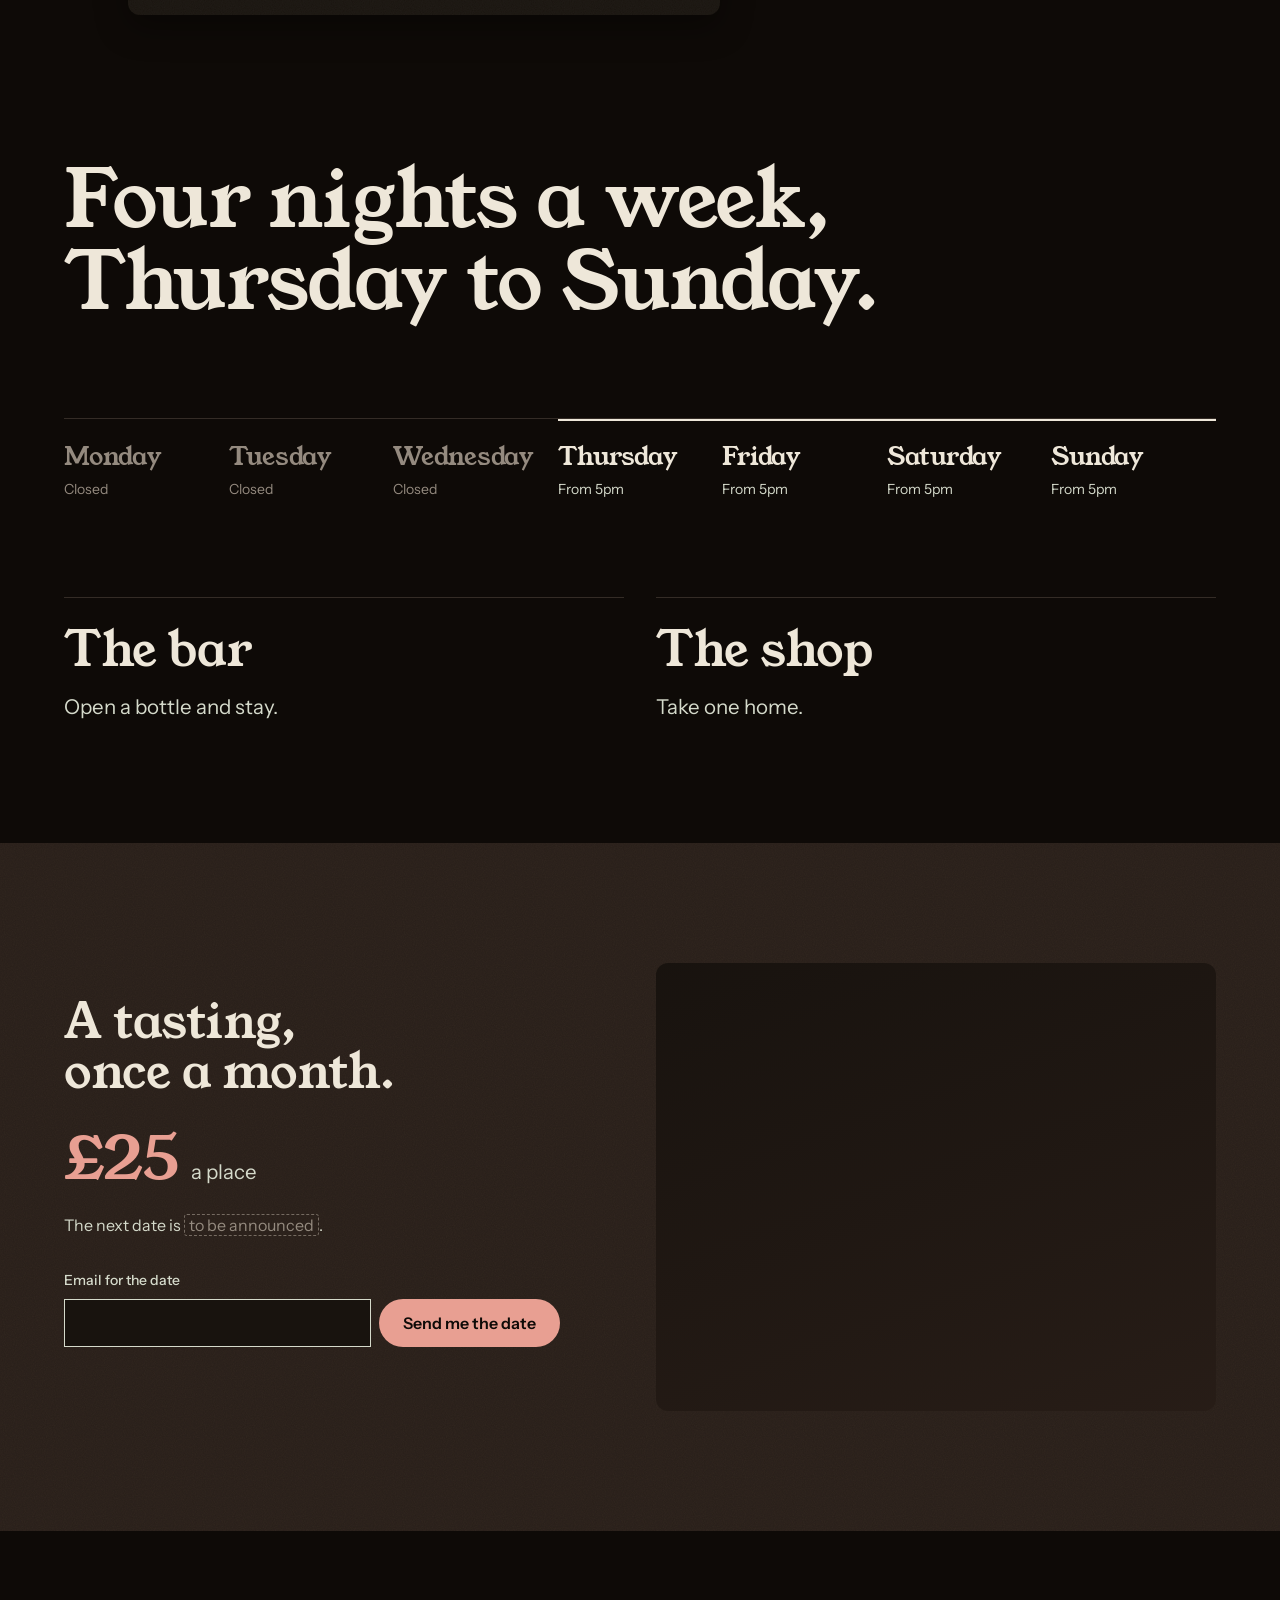
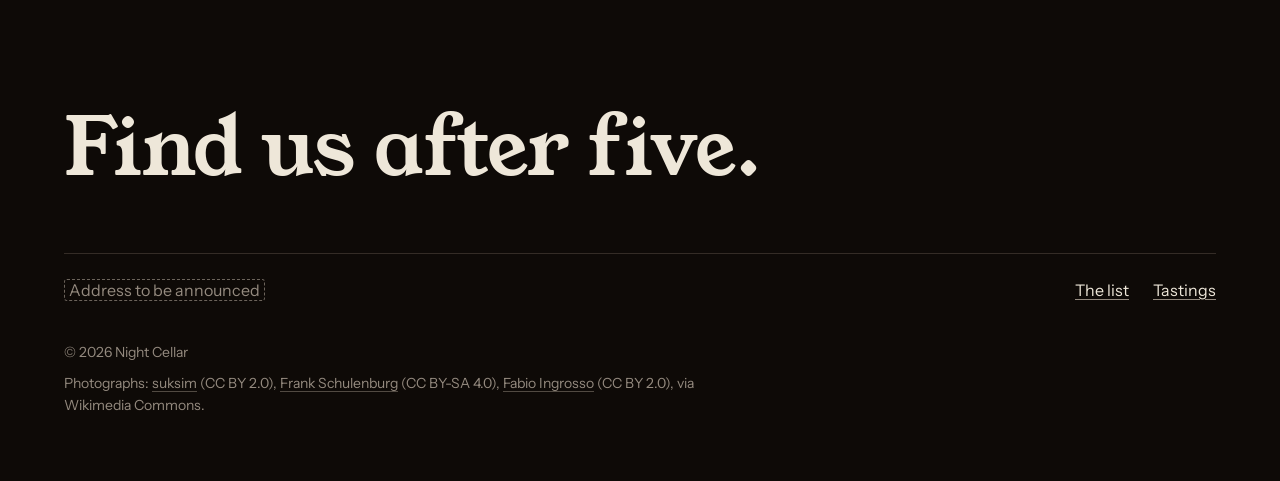
<file: .claude/skills/hallmark/scripts/fixtures/exemplars/atmospheric.html>
<!doctype html>
<html lang="en">
<head>
<meta charset="utf-8">
<meta name="viewport" content="width=device-width, initial-scale=1">
<title>Night Cellar: natural wine after five, Thursday to Sunday</title>
<meta name="description" content="Night Cellar is a natural wine shop and bar with 140 bottles on the list, open Thursday to Sunday from 5pm, with a tasting once a month.">
<link rel="preconnect" href="https://fonts.googleapis.com">
<link rel="preconnect" href="https://fonts.gstatic.com" crossorigin>
<link href="https://fonts.googleapis.com/css2?family=Young+Serif&family=Instrument+Sans:wght@400;500;600&display=swap" rel="stylesheet">
<style>
/* Hallmark · job: visit · shape: Photographic · genre: atmospheric · theme: Spore (by request)
 * hero: Settled · nav: floating pill · footer: statement · imagery: photographs, library 3, warm con=6 exp=-4 · signature: a pour into the decanter after five beside the head, with tonight's door in the nav · spore: cellar
 * axes: dark/roman-serif/warm · posture: committed · contrast: pass · fold: pass · v2.0.0 */
/* Hallmark · pre-emit critique: P4 H4 E4 S4 R5 V4 · weakest: S, the photographs are a stand-in bar; every head carries a fact from the brief, the pour is pink like the one signal, and the nav reads tonight's door from the brief's hours */
/* Hallmark · hero-review: in-thread · ship · 0 findings · finish-review: subagent · fix · 5 findings · 5 resolved · gap: the maker's-log voice can name no bottle until the user gives the list */
:root {
  color-scheme: dark;
  --space-3xs: 2px; --space-2xs: 4px; --space-xs: 8px; --space-sm: 12px; --space-md: 16px; --space-lg: 24px; --space-xl: 40px; --space-2xl: 64px; --space-3xl: 96px; --space-4xl: 144px;
  --text-xs: 0.8125rem; --text-sm: 0.875rem; --text-md: 1rem; --text-lg: 1.25rem; --text-xl: 1.5625rem; --text-2xl: 1.953rem; --text-3xl: 2.441rem;
  --text-display-s: clamp(2.25rem, 4vw + 0.5rem, 3.75rem); --text-display: clamp(2.75rem, 5vw + 1rem, 5.25rem);
  --text-section: clamp(2rem, 2.5vw + 1rem, 3.5rem); --text-title: clamp(1.25rem, 0.75vw + 0.875rem, 1.625rem); --text-lead: clamp(1.125rem, 0.35vw + 1rem, 1.375rem);
  --ease-out: cubic-bezier(0.16, 1, 0.3, 1); --ease-in: cubic-bezier(0.7, 0, 0.84, 0); --ease-in-out: cubic-bezier(0.65, 0, 0.35, 1);
  --dur-micro: 120ms; --dur-short: 220ms; --dur-long: 420ms;
  --color-error: oklch(72% 0.15 27); --color-success: oklch(76% 0.13 150);
  --container: 1440px; --gutter: 64px; --gap-columns: 32px; --section-gap-s: 120px; --section-gap: 144px; --section-gap-l: 176px;
  --z-base: 1; --z-raised: 10; --z-dropdown: 100; --z-sticky: 200; --z-sticky-nav: 300; --z-modal: 400; --z-toast: 500; --z-tooltip: 600;
  --color-paper: oklch(15% 0.01 60); --color-paper-2: oklch(19% 0.012 60); --color-paper-3: oklch(24% 0.02 50);
  --color-ink: oklch(93% 0.02 85); --color-ink-2: oklch(88% 0.02 120); --color-muted: oklch(64% 0.02 70);
  --color-rule: oklch(30% 0.015 60);
  --color-accent: oklch(77% 0.09 30); --color-accent-2: oklch(86% 0.06 30); --color-accent-ink: oklch(15% 0.01 60); --color-focus: oklch(86% 0.06 30);
  --font-display: "Young Serif", Georgia, serif; --font-body: "Instrument Sans", ui-sans-serif, system-ui, sans-serif;
  --font-outlier: "DM Mono", ui-monospace, monospace;
  --radius-card: 12px; --radius-pill: 999px; --rule-hair: 1px;
  --shadow-card: 0 12px 32px oklch(8% 0.01 60 / 0.35);
  --tracking-display: -0.01em;
  --grain: 0.15; --display-weight: 400;
}
*, *::before, *::after { box-sizing: border-box; }
html, body { overflow-x: clip; }
html { scrollbar-color: var(--color-muted) var(--color-paper); scroll-padding-top: var(--space-3xl); }
body { margin: 0; background: var(--color-paper); color: var(--color-ink); font-family: var(--font-body); font-size: var(--text-md); line-height: 1.55; -webkit-font-smoothing: antialiased; caret-color: var(--color-accent); }
::selection { background: color-mix(in oklab, var(--color-accent) 22%, transparent); color: var(--color-ink); }
:focus-visible { outline: 2px solid var(--color-focus); outline-offset: 2px; }
a { color: inherit; text-decoration-thickness: 1px; text-underline-offset: 0.16em; }
h1, h2, h3 { margin: 0; font-family: var(--font-display); font-weight: var(--display-weight, 700); font-synthesis: none; letter-spacing: var(--tracking-display); line-height: 1.05; overflow-wrap: break-word; min-width: 0; text-wrap: balance; }
h1 { max-width: 20ch; font-size: var(--text-display); } h2 { max-width: 30ch; font-size: var(--text-section); } h3 { max-width: 40ch; font-size: var(--text-title); line-height: 1.2; }
.lead { font-size: var(--text-lead); line-height: 1.45; max-width: 52ch; }
p { margin: 0; text-wrap: pretty; }
p:not([class]) { max-width: 65ch; }
img, video { max-width: 100%; height: auto; display: block; }
svg { display: block; }
[hidden] { display: none !important; }
button, input, select, textarea { font: inherit; }
.container { width: 100%; max-width: var(--container); margin-inline: auto; padding-inline: var(--gutter); box-sizing: border-box; }
.num, .figure, td.num { font-variant-numeric: tabular-nums; }
.visually-hidden { position: absolute; width: 1px; height: 1px; overflow: hidden; clip-path: inset(50%); white-space: nowrap; }
[data-slot] { position: relative; overflow: hidden; background: linear-gradient(160deg, var(--color-paper-2, var(--color-paper)), var(--color-paper-3, var(--color-paper))); }
[data-slot] > img { position: absolute; inset: 0; width: 100%; height: 100%; object-fit: cover; z-index: 1; }
[data-slot]:has(> img) > :not(img):not([data-keep]) { display: none !important; }
@media (max-width: 60rem) { :root { --gutter: 24px; --section-gap-s: 80px; --section-gap: 96px; --section-gap-l: 120px; } }
@media (max-width: 40rem) { :root { --gutter: 16px; --section-gap-s: 56px; --section-gap: 72px; --section-gap-l: 96px; --gap-columns: 16px; } }
@media (prefers-reduced-motion: reduce) { *:not(.keep-motion), *:not(.keep-motion)::before, *:not(.keep-motion)::after { animation-duration: 0.01ms !important; animation-iteration-count: 1 !important; transition-duration: 0.01ms !important; scroll-behavior: auto !important; } }
/* photographs: warm con=6 exp=-4 */
[data-slot] > img { filter: sepia(0.28) saturate(0.94) contrast(1.06) brightness(0.96); }
/* Page */
*, *::before, *::after { box-sizing: border-box; }
.skip { position: absolute; left: var(--space-md); top: calc(-1 * var(--space-3xl)); z-index: var(--z-toast); padding: var(--space-xs) var(--space-md); border-radius: var(--radius-pill); background: var(--color-ink); color: var(--color-paper); }
.skip:focus-visible { top: var(--space-md); }

/* Controls: the theme's pair */
.btn { display: inline-flex; align-items: center; justify-content: center; min-height: 48px; padding: 0 var(--space-lg); border: 0; border-radius: var(--radius-pill); font: 600 var(--text-md)/1 var(--font-body); white-space: nowrap; text-decoration: none; cursor: pointer; transition: background-color var(--dur-micro) var(--ease-out), box-shadow var(--dur-micro) var(--ease-out), transform var(--dur-micro) var(--ease-out); }
.btn--primary { background: var(--color-accent); color: var(--color-accent-ink); }
.btn--primary:hover { background: var(--color-accent-2); }
.btn--secondary { background: transparent; color: var(--color-ink); box-shadow: inset 0 0 0 1.5px var(--color-ink-2); }
.btn--secondary:hover { background: var(--color-paper-3); }
.btn:active { transform: translateY(1px); }
.btn:focus-visible { outline: 2px solid var(--color-focus); outline-offset: 3px; }
.btn:disabled, .btn[aria-disabled="true"] { opacity: 0.55; cursor: not-allowed; transform: none; }
.btn[aria-busy="true"] { cursor: progress; }
.actions { display: flex; flex-wrap: wrap; gap: var(--space-sm); }

/* Nav: a floating pill on a blur, the genre's one glass */
.nav { position: fixed; top: var(--space-md); left: 0; right: 0; z-index: var(--z-sticky-nav); display: flex; justify-content: center; padding-inline: var(--gutter); pointer-events: none; }
.nav__pill { pointer-events: auto; display: flex; align-items: center; gap: var(--space-xl); min-height: 56px; padding: var(--space-2xs) var(--space-2xs) var(--space-2xs) var(--space-lg); border-radius: var(--radius-pill); background: color-mix(in oklab, var(--color-paper-2) 74%, transparent); -webkit-backdrop-filter: blur(14px); backdrop-filter: blur(14px); box-shadow: inset 0 0 0 1px color-mix(in oklab, var(--color-ink) 9%, transparent); }
.wordmark { font: 400 var(--text-lg)/1 var(--font-display); letter-spacing: var(--tracking-display); color: var(--color-ink); text-decoration: none; white-space: nowrap; }
.nav__links { display: flex; gap: var(--space-lg); margin: 0; padding: 0; list-style: none; }
.nav__links a { font-size: var(--text-sm); font-weight: 500; color: var(--color-ink-2); text-decoration: none; text-underline-offset: 0.3em; white-space: nowrap; }
.nav__links a:hover { color: var(--color-ink); text-decoration: underline; text-decoration-color: var(--color-accent); }
.nav__links a:active { color: var(--color-accent-2); }
.wordmark:focus-visible, .nav__links a:focus-visible { outline: 2px solid var(--color-focus); outline-offset: 4px; border-radius: var(--radius-pill); }
.nav__door { margin: 0; padding-right: var(--space-lg); font-size: var(--text-sm); color: var(--color-muted); white-space: nowrap; }

/* Photographs */
.photo { position: relative; margin: 0; border-radius: var(--radius-card); }
.photo > img { border-radius: inherit; outline: var(--rule-hair) solid color-mix(in oklab, var(--color-ink) 8%, transparent); outline-offset: -1px; }

/* Hero: Settled, the pour standing beside the head */
.hero { display: grid; align-items: center; min-height: 100dvh; padding-block: calc(56px + var(--space-xl)) var(--space-lg); box-sizing: border-box; }
.hero__grid { display: grid; grid-template-columns: minmax(0, 1fr) minmax(0, min(35rem, 42%)); column-gap: var(--space-3xl); align-items: center; }
.hero__text { display: grid; gap: var(--space-lg); }
.hero__text h1 { max-width: 13ch; }
.hero__text .lead { color: var(--color-ink-2); max-width: 34ch; }
.hero__text .actions { margin-top: var(--space-md); }
.hero__photo { aspect-ratio: 5 / 6; max-height: calc(100dvh - 56px - var(--space-3xl) - var(--space-xl)); }

@media (max-width: 60rem) {
  .nav { padding-inline: var(--space-md); }
  .nav__pill { gap: var(--space-md); padding-left: var(--space-md); }
  .nav__links { display: none; }
  .hero { min-height: 0; padding-block: calc(56px + var(--space-3xl)) var(--space-2xl); }
  .hero__grid { grid-template-columns: minmax(0, 1fr); row-gap: var(--space-xl); }
  .hero__photo { max-height: none; }
}

/* Grain: the theme's speck, on a band or a panel, never on a photograph */
.grained { position: relative; isolation: isolate; }
.grained::after { content: ""; position: absolute; inset: 0; z-index: var(--z-base); border-radius: inherit; pointer-events: none; opacity: var(--grain); mix-blend-mode: screen;
  background-image: url("data:image/svg+xml,%3Csvg xmlns='http://www.w3.org/2000/svg' width='200' height='200'%3E%3Cfilter id='n'%3E%3CfeTurbulence type='fractalNoise' baseFrequency='0.9' numOctaves='2'/%3E%3CfeColorMatrix values='0 0 0 0 0.6 0 0 0 0 0.55 0 0 0 0 0.45 0 0 0 0.35 0'/%3E%3C/filter%3E%3Crect width='200' height='200' filter='url(%23n)'/%3E%3C/svg%3E"); }
.grained > * { position: relative; z-index: var(--z-raised); }

/* The list: the racks edge to edge, the head on a grained plate across its foot */
.list { padding-top: var(--section-gap); }
.list__photo { aspect-ratio: 21 / 9; }
.plate { display: grid; gap: var(--space-md); width: min(100%, 37rem); margin: calc(-1 * var(--space-4xl)) 0 0 var(--space-2xl); padding: var(--space-xl); border-radius: var(--radius-card); background: var(--color-paper-2); box-shadow: var(--shadow-card); z-index: var(--z-raised); }
.plate__more { color: var(--color-ink-2); }

/* Four nights: the week set in type, the open nights lit, the dark ones left dim */
.nights { margin-top: var(--section-gap); }
.statement { max-width: 18ch; font-size: var(--text-display); line-height: 1.02; }
.week { display: grid; grid-template-columns: repeat(7, minmax(0, 1fr)); margin: var(--space-3xl) 0 0; padding: 0; list-style: none; border-top: var(--rule-hair) solid var(--color-rule); }
.week__day { display: grid; gap: var(--space-xs); padding: var(--space-lg) var(--space-md) 0 0; }
.week__name { font: 400 var(--text-xl)/1.1 var(--font-display); letter-spacing: var(--tracking-display); }
.week__hours { font-size: var(--text-sm); color: var(--color-ink-2); }
.week__day.is-open { box-shadow: inset 0 2px 0 var(--color-ink); }
.week__day.is-shut .week__name, .week__day.is-shut .week__hours { color: var(--color-muted); }
.ways { display: grid; grid-template-columns: repeat(2, minmax(0, 1fr)); column-gap: var(--gap-columns); margin-top: var(--space-3xl); }
.way { display: grid; gap: var(--space-sm); padding-top: var(--space-lg); border-top: var(--rule-hair) solid var(--color-rule); }
.way h3 { font-size: var(--text-section); max-width: none; }
.way p { font-size: var(--text-lead); color: var(--color-ink-2); }

/* Tastings: the one band, grained, the price in pink */
.tastings { margin-top: var(--section-gap-s); padding-block: var(--section-gap-s); background: var(--color-paper-3); }
.tastings__grid { display: grid; grid-template-columns: repeat(2, minmax(0, 1fr)); column-gap: var(--gap-columns); align-items: center; }
.tastings__text { display: grid; gap: var(--space-lg); padding-right: var(--space-2xl); }
.tastings__text > p:not([class]) { color: var(--color-ink-2); }
.price { display: flex; align-items: baseline; gap: var(--space-sm); margin-top: var(--space-xs); color: var(--color-ink-2); font-size: var(--text-lead); }
.price__figure { font: 400 var(--text-display-s)/1 var(--font-display); letter-spacing: var(--tracking-display); color: var(--color-accent); font-variant-numeric: lining-nums tabular-nums; }
.tastings__photo { aspect-ratio: 5 / 4; min-height: 440px; }
.fill { padding: 0 0.25em; border: 1px dashed color-mix(in oklch, var(--color-muted) 70%, transparent); border-radius: 3px; color: var(--color-muted); -webkit-box-decoration-break: clone; box-decoration-break: clone; }

.signup { display: grid; gap: var(--space-xs); margin-top: var(--space-xs); }
.signup label { font-size: var(--text-sm); font-weight: 500; color: var(--color-ink-2); }
.signup__row { display: flex; gap: var(--space-xs); }
.signup input { flex: 1; min-width: 0; min-height: 48px; padding: 0 var(--space-md); border: 1.5px solid var(--color-ink-2); border-radius: 0; background: var(--color-paper-2); color: var(--color-ink); outline: 2px solid transparent; outline-offset: -4px; }
.signup input:hover { background: var(--color-paper); }
.signup input:focus-visible { outline-color: var(--color-focus); }
.signup input[aria-invalid] { border-color: var(--color-error); }
.signup input:disabled { opacity: 0.55; cursor: not-allowed; }
.signup__help { min-height: 1lh; font-size: var(--text-sm); color: var(--color-muted); }

/* Footer: a statement, then the facts and links */
.footer { padding-block: var(--section-gap-l) var(--space-2xl); }
.footer__line { max-width: 16ch; font-size: var(--text-display); line-height: 1.02; }
.footer__row { display: flex; flex-wrap: wrap; justify-content: space-between; align-items: baseline; gap: var(--space-lg); margin-top: var(--space-2xl); padding-top: var(--space-lg); border-top: var(--rule-hair) solid var(--color-rule); }
.footer__where { color: var(--color-ink-2); }
.footer__links { display: flex; flex-wrap: wrap; gap: var(--space-lg); margin: 0; padding: 0; list-style: none; }
.footer__links a { color: var(--color-ink); text-decoration-color: var(--color-muted); white-space: nowrap; }
.footer__links a:hover { text-decoration-color: var(--color-accent); }
.footer__links a:focus-visible { outline: 2px solid var(--color-focus); outline-offset: 3px; }
.legal { margin-top: var(--space-xl); font-size: var(--text-sm); color: var(--color-muted); }
.credits { max-width: 80ch; margin-top: var(--space-xs); font-size: var(--text-sm); line-height: 1.6; color: var(--color-muted); }
.credits span { white-space: nowrap; }
.credits a { color: inherit; text-decoration-color: color-mix(in oklab, var(--color-muted) 50%, transparent); text-underline-offset: 0.2em; }
.credits a:hover { text-decoration-color: var(--color-accent); }

@media (max-width: 60rem) {
  .plate { margin: calc(-1 * var(--space-2xl)) 0 0; padding: var(--space-lg); }
  .list__photo { aspect-ratio: 4 / 3; }
  .week { grid-template-columns: minmax(0, 1fr); margin-top: var(--space-2xl); border-top: 0; }
  .week__day { grid-template-columns: minmax(0, 1fr) auto; align-items: baseline; padding: var(--space-sm) 0; border-top: var(--rule-hair) solid var(--color-rule); }
  .week__day.is-open { box-shadow: none; }
  .week__name { font-size: var(--text-lg); }
  .ways { grid-template-columns: minmax(0, 1fr); row-gap: var(--space-xl); margin-top: var(--space-3xl); }
  .statement, .footer__line { font-size: var(--text-section); }
  .tastings__grid { grid-template-columns: minmax(0, 1fr); row-gap: var(--space-xl); }
  .tastings__text { padding-right: 0; }
  .tastings__photo { min-height: 0; }
}
@media (max-width: 40rem) {
  .signup__row { flex-direction: column; }
}
</style>
<script>document.documentElement.classList.add('js');</script>
</head>
<body>
<a class="skip" href="#main">Skip to content</a>

<header class="nav">
  <nav class="nav__pill" aria-label="Main">
    <a class="wordmark" href="#top" aria-label="Night Cellar, home">Night Cellar</a>
    <ul class="nav__links" role="list">
      <li><a href="#list">The list</a></li>
      <li><a href="#tastings">Tastings</a></li>
      <li><a href="#find">Find us</a></li>
    </ul>
    <p class="nav__door" role="status" id="door">Open Thursday to Sunday</p>
  </nav>
</header>

<main id="main">
  <section class="hero" id="top" aria-labelledby="hero-title">
    <div class="container hero__grid">
      <div class="hero__text">
        <h1 id="hero-title">Natural wine after five.</h1>
        <p class="lead">A shop and bar with 140 bottles on the list.</p>
        <div class="actions">
          <a class="btn btn--primary" href="#tastings">Get the tasting date</a>
          <a class="btn btn--secondary" href="#find">Find us</a>
        </div>
      </div>
      <figure class="photo hero__photo" data-slot="hero" data-alt="A glass being poured at the bar after five">
        <img src="https://upload.wikimedia.org/wikipedia/commons/thumb/b/b1/Pouring_wine_into_a_decanter.jpg/1280px-Pouring_wine_into_a_decanter.jpg" width="3872" height="2592" fetchpriority="high" alt="Wine poured from a bottle into a glass decanter in low light" style="object-position: 42% 50%">
      </figure>
    </div>
  </section>

  <section class="list" id="list" aria-labelledby="list-title">
    <div class="container">
      <figure class="photo list__photo" data-slot="photo-1" data-alt="The bottles on the list, racked in the shop">
        <img src="https://upload.wikimedia.org/wikipedia/commons/thumb/9/9e/Schramsberg_Vineyards%2C_July_2019-7579%2B7580.jpg/1280px-Schramsberg_Vineyards%2C_July_2019-7579%2B7580.jpg" width="6244" height="3903" loading="lazy" alt="A long cellar aisle between racks of bottles laid neck down" style="object-position: 50% 60%">
      </figure>
      <div class="plate grained">
        <h2 id="list-title">Every bottle here is natural.</h2>
        <p class="plate__more">The full list: <span class="fill" data-fill="list">link to come</span>.</p>
      </div>
    </div>
  </section>

  <section class="nights" aria-labelledby="nights-title">
    <div class="container">
      <h2 id="nights-title" class="statement">Four nights a week, Thursday to Sunday.</h2>
      <ol class="week" role="list" aria-label="Opening hours">
        <li class="week__day is-shut"><span class="week__name">Monday</span><span class="week__hours">Closed</span></li>
        <li class="week__day is-shut"><span class="week__name">Tuesday</span><span class="week__hours">Closed</span></li>
        <li class="week__day is-shut"><span class="week__name">Wednesday</span><span class="week__hours">Closed</span></li>
        <li class="week__day is-open"><span class="week__name">Thursday</span><span class="week__hours">From 5pm</span></li>
        <li class="week__day is-open"><span class="week__name">Friday</span><span class="week__hours">From 5pm</span></li>
        <li class="week__day is-open"><span class="week__name">Saturday</span><span class="week__hours">From 5pm</span></li>
        <li class="week__day is-open"><span class="week__name">Sunday</span><span class="week__hours">From 5pm</span></li>
      </ol>
      <div class="ways">
        <div class="way">
          <h3>The bar</h3>
          <p>Open a bottle and stay.</p>
        </div>
        <div class="way">
          <h3>The shop</h3>
          <p>Take one home.</p>
        </div>
      </div>
    </div>
  </section>

  <section class="tastings grained" id="tastings" aria-labelledby="tastings-title">
    <div class="container tastings__grid">
      <div class="tastings__text">
        <h2 id="tastings-title">A tasting, once a month.</h2>
        <p class="price"><span class="price__figure">£25</span> a place</p>
        <p>The next date is <span class="fill" data-fill="date">to be announced</span>.</p>
        <form class="signup" data-endpoint="" novalidate>
          <label for="email">Email for the date</label>
          <div class="signup__row">
            <input id="email" name="email" type="email" autocomplete="email" inputmode="email" required>
            <button class="btn btn--primary" type="submit">Send me the date</button>
          </div>
          <p class="signup__help" id="email-help" aria-live="polite"></p>
        </form>
      </div>
      <figure class="photo tastings__photo" data-slot="photo-2" data-alt="Glasses poured for a tasting">
        <img src="https://upload.wikimedia.org/wikipedia/commons/thumb/e/e3/Wine_being_poured_into_a_glass.jpg/1280px-Wine_being_poured_into_a_glass.jpg" width="1955" height="1300" loading="lazy" alt="A taste of red wine poured into a glass held by its stem" style="object-position: 62% 50%">
      </figure>
    </div>
  </section>
</main>

<footer class="footer" id="find" aria-labelledby="find-title">
  <div class="container">
    <h2 id="find-title" class="footer__line">Find us after five.</h2>
    <div class="footer__row">
      <p class="footer__where"><span class="fill" data-fill="address">Address to be announced</span></p>
      <ul class="footer__links" role="list">
        <li><a href="#list">The list</a></li>
        <li><a href="#tastings">Tastings</a></li>
      </ul>
    </div>
    <p class="legal">&copy; 2026 Night Cellar</p>
    <p class="credits" data-credits>Photographs: <a href="https://commons.wikimedia.org/wiki/File:Pouring_wine_into_a_decanter.jpg">suksim</a> <span>(CC BY 2.0)</span>, <a href="https://commons.wikimedia.org/wiki/File:Schramsberg_Vineyards,_July_2019-7579%2B7580.jpg">Frank Schulenburg</a> <span>(CC BY-SA 4.0)</span>, <a href="https://commons.wikimedia.org/wiki/File:Wine_being_poured_into_a_glass.jpg">Fabio Ingrosso</a> <span>(CC BY 2.0)</span>, via Wikimedia Commons.</p>
  </div>
</footer>

<script>window.hallmarkSlots = (m) => { for (const [k, v] of Object.entries(m)) { const s = document.querySelector(`[data-slot="${k}"]`); if (!s) continue; const im = new Image(); im.src = typeof v === 'string' ? v : v.src; im.alt = (typeof v === 'object' && v.alt) || s.dataset.alt || ''; s.querySelectorAll(':scope > img').forEach((o) => o.remove()); s.prepend(im); } };
document.querySelectorAll('[data-slot] > img').forEach((i) => { if (i.complete && !i.naturalWidth) i.remove(); else i.addEventListener('error', () => i.remove(), { once: true }); });</script>
<script>
  (() => {
    const door = document.getElementById('door');
    if (door) door.textContent = [4, 5, 6, 0].includes(new Date().getDay()) ? 'Open tonight from 5pm' : 'Opens Thursday at 5pm';
    document.querySelectorAll('form[data-endpoint]').forEach((form) => {
      const input = form.querySelector('input'), help = form.querySelector('[aria-live]');
      form.addEventListener('submit', (e) => {
        e.preventDefault();
        const ok = input.checkValidity();
        input.toggleAttribute('aria-invalid', !ok);
        if (!ok) { input.setAttribute('aria-describedby', help.id); help.textContent = 'That address looks incomplete. Write it as name@example.com.'; input.focus(); return; }
        if (!form.dataset.endpoint) { help.textContent = 'Nothing was sent: this form is not connected yet.'; return; }
        fetch(form.dataset.endpoint, { method: 'POST', body: new FormData(form) })
          .then((r) => { help.textContent = r.ok ? 'The date goes to ' + input.value.trim() + '.' : 'That did not go through. Try again in a minute.'; })
          .catch(() => { help.textContent = 'That did not go through. Try again in a minute.'; });
      });
    });
  })();
</script>
</body>
</html>
</file>
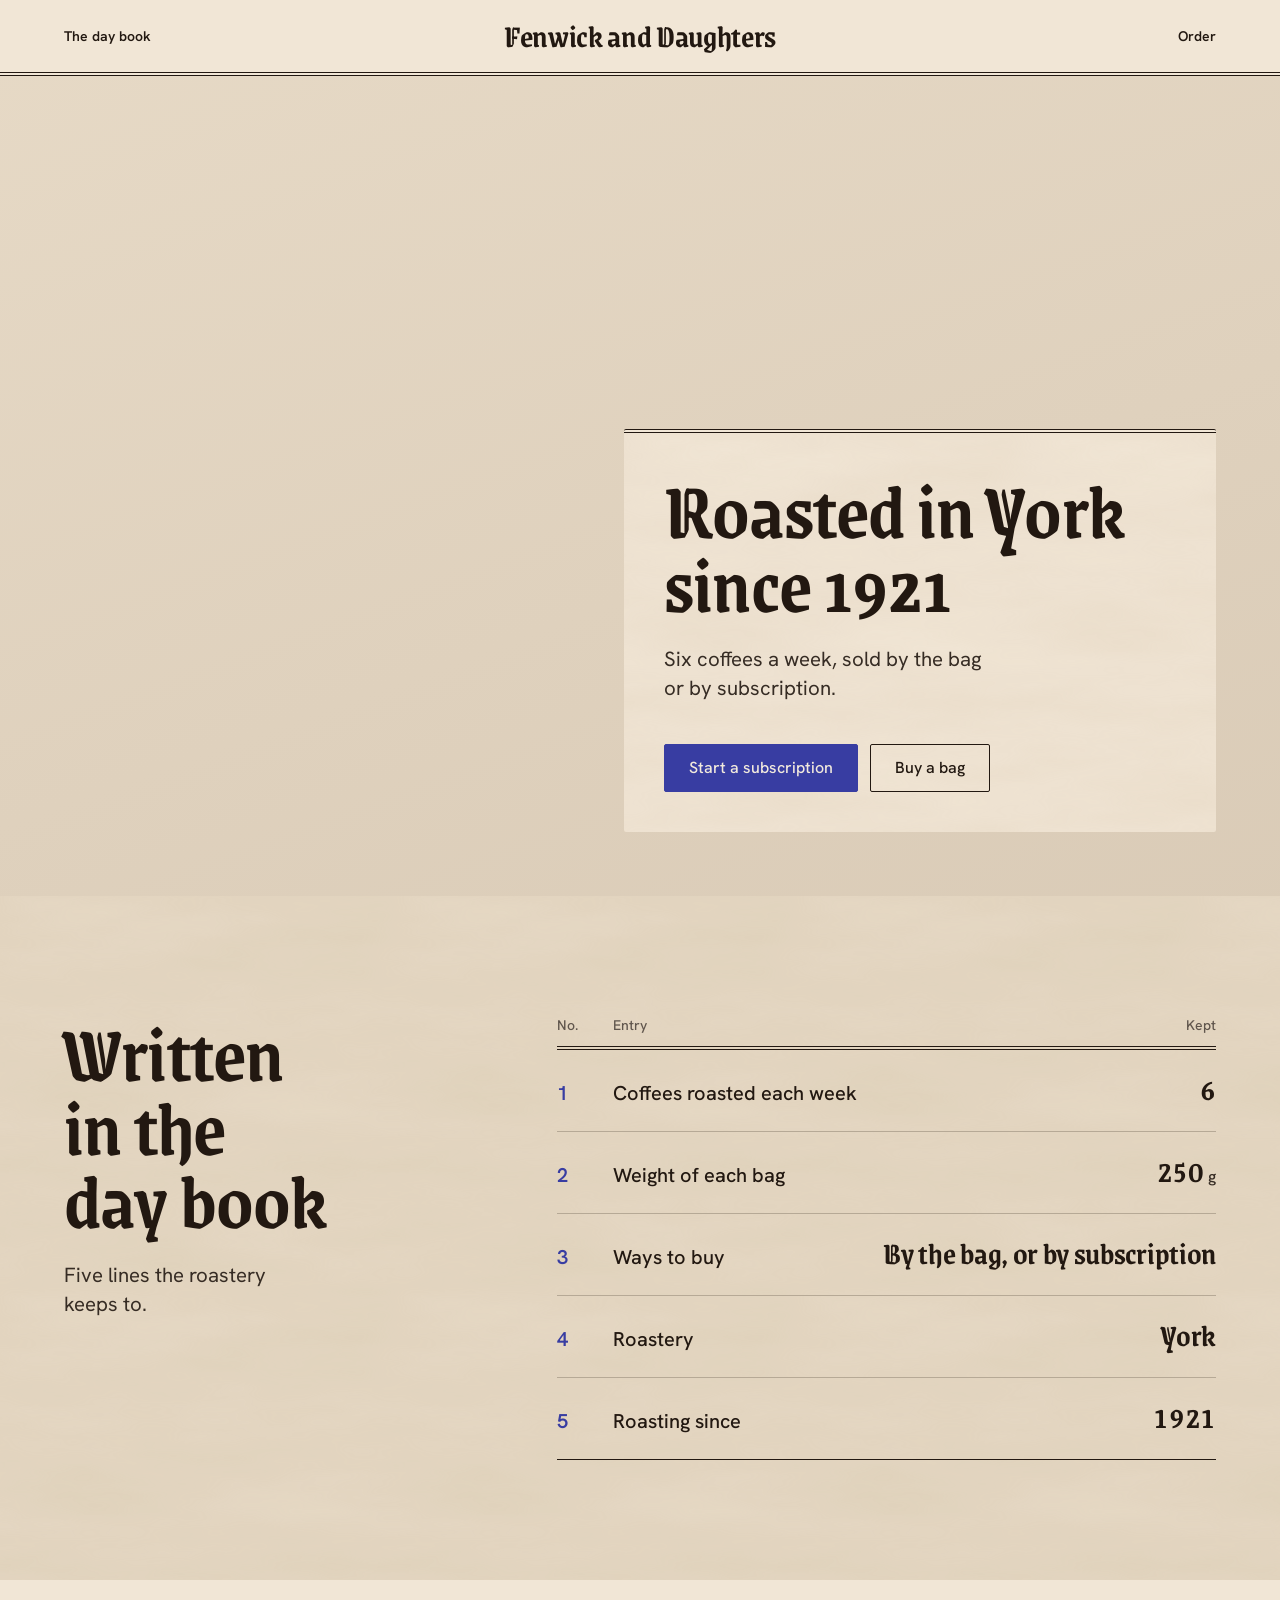
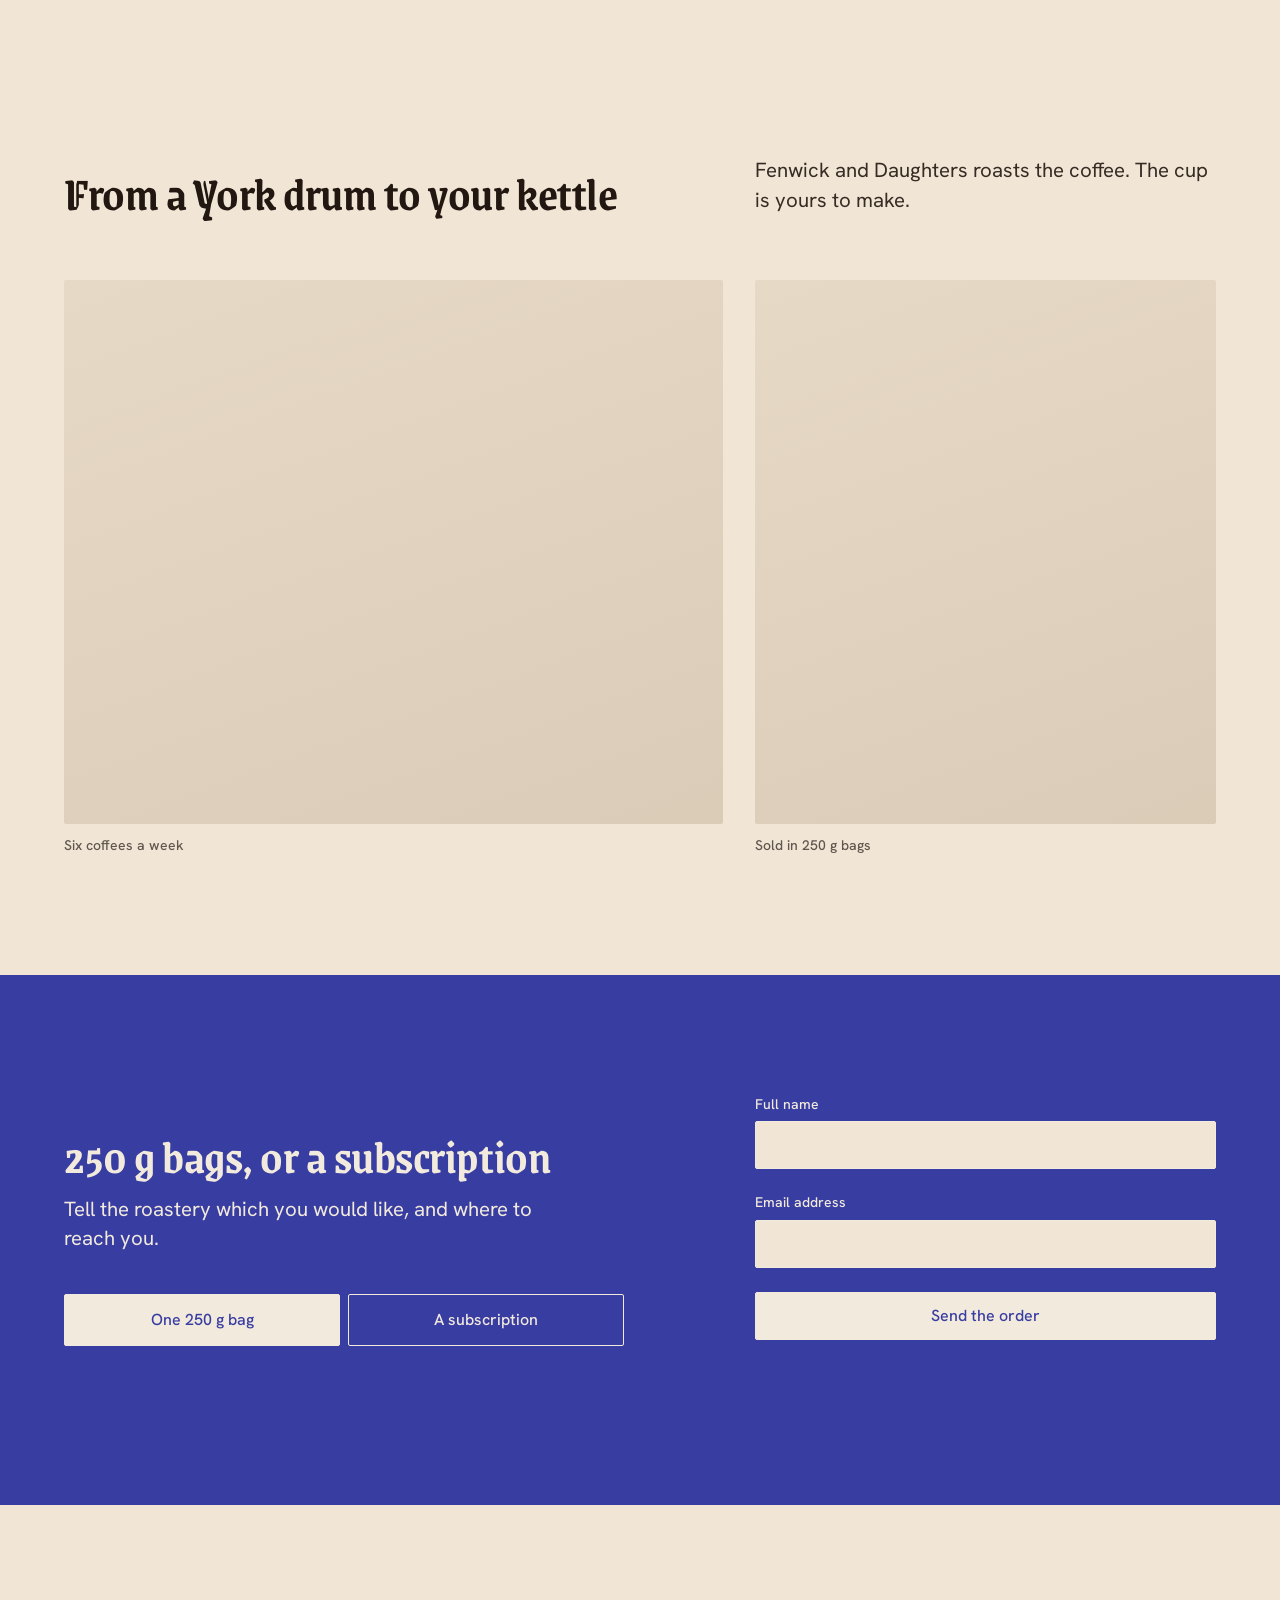
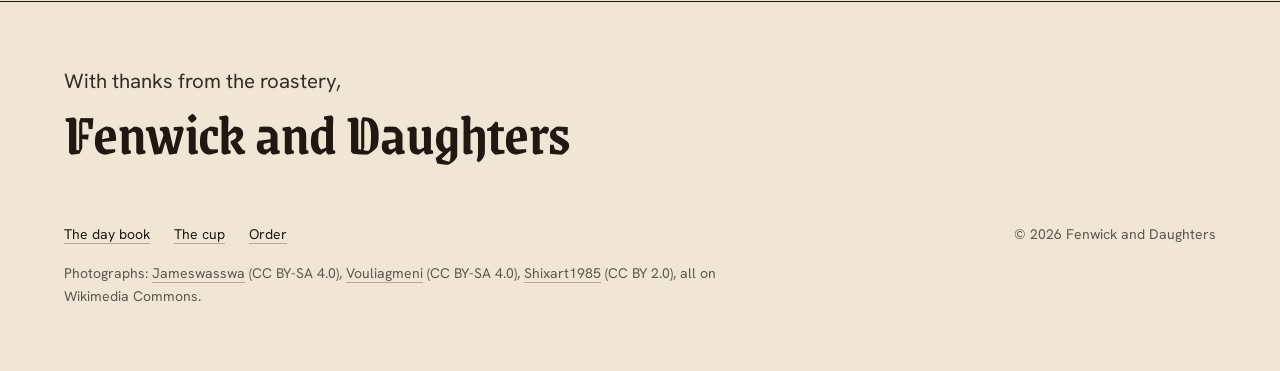
<file: .claude/skills/hallmark/scripts/fixtures/exemplars/editorial.html>
<!doctype html>
<html lang="en-GB">
<head>
<meta charset="utf-8">
<meta name="viewport" content="width=device-width, initial-scale=1">
<title>Fenwick and Daughters, coffee roasted in York since 1921</title>
<meta name="description" content="Fenwick and Daughters roasts six coffees a week in York, sold in 250 g bags or by subscription.">
<link rel="preconnect" href="https://fonts.googleapis.com">
<link rel="preconnect" href="https://fonts.gstatic.com" crossorigin>
<link href="https://fonts.googleapis.com/css2?family=Grenze+Gotisch:wght@600&family=Hanken+Grotesk:wght@400;500;600&family=IBM+Plex+Mono:wght@400&display=swap" rel="stylesheet">
<style>
/* Hallmark · job: buy · shape: Trade Ledger (custom: the roast as a Poster, the house's day book set as its own ledger, the cup as a pair, the order on the pigment) · genre: editorial · theme: Vellum (by request)
 * hero: Poster · nav: masthead, the blackletter wordmark centred over a double rule, one link at each end · footer: letter close · imagery: photographs, library 3, warm con=6 · signature: the roast itself, beans swept round the cooling tray full-bleed under a parchment plate · vellum: parchment
 * axes: light/blackletter/cool · posture: committed · contrast: pass · fold: pass · v2.0.0 */
/* Hallmark · pre-emit critique: P4 H5 E4 S5 R4 V4 · weakest: E, the plate must not bury the hand and the falling beans; it rests on the tray's far side and the plain wall, so the stream and the lever stay clear */
/* Hallmark · hero-review: in-thread · fix · 1 finding · 1 resolved (the head breaks after York) */
/* Hallmark · finish-review: in-thread (the subagent limit was reached) · fix · 3 findings · 1 resolved (the order head failed the swap test, then its blackletter I read as J: now 250 g bags, or a subscription) · 2 answered (the pair's captions are card facts, imagery.md 5; the pair are the closest honest frames the library holds) · gap: none */
/* Hallmark · answered F4 · the order field inverts the primary to parchment on pigment, as the theme's own hint sets it for its one field */
:root {
  color-scheme: light;
  --space-3xs: 2px; --space-2xs: 4px; --space-xs: 8px; --space-sm: 12px; --space-md: 16px; --space-lg: 24px; --space-xl: 40px; --space-2xl: 64px; --space-3xl: 96px; --space-4xl: 144px;
  --text-xs: 0.8125rem; --text-sm: 0.875rem; --text-md: 1rem; --text-lg: 1.25rem; --text-xl: 1.5625rem; --text-2xl: 1.953rem; --text-3xl: 2.441rem;
  --text-display-s: clamp(2.25rem, 4vw + 0.5rem, 3.75rem); --text-display: clamp(2.75rem, 5vw + 1rem, 5.25rem);
  --text-section: clamp(2rem, 2.5vw + 1rem, 3.5rem); --text-title: clamp(1.25rem, 0.75vw + 0.875rem, 1.625rem); --text-lead: clamp(1.125rem, 0.35vw + 1rem, 1.375rem);
  --ease-out: cubic-bezier(0.16, 1, 0.3, 1); --ease-in: cubic-bezier(0.7, 0, 0.84, 0); --ease-in-out: cubic-bezier(0.65, 0, 0.35, 1);
  --dur-micro: 120ms; --dur-short: 220ms; --dur-long: 420ms;
  --color-error: oklch(52% 0.19 27); --color-success: oklch(50% 0.12 150);
  --container: 1440px; --gutter: 64px; --gap-columns: 32px; --section-gap-s: 120px; --section-gap: 144px; --section-gap-l: 176px;
  --z-base: 1; --z-raised: 10; --z-dropdown: 100; --z-sticky: 200; --z-sticky-nav: 300; --z-modal: 400; --z-toast: 500; --z-tooltip: 600;
  --color-paper: oklch(93% 0.025 80); --color-paper-2: oklch(89% 0.03 78); --color-paper-3: oklch(85% 0.032 76);
  --color-ink: oklch(22% 0.02 60); --color-ink-2: oklch(30% 0.02 60); --color-muted: oklch(46% 0.02 65);
  --color-rule: oklch(74% 0.03 75);
  --color-accent: oklch(42% 0.16 275); --color-accent-deep: oklch(34% 0.15 275); --color-accent-ink: oklch(94% 0.02 80);
  --color-focus: oklch(50% 0.17 275); --color-field: var(--color-accent);
  --font-display: "Grenze Gotisch", ui-serif, Georgia, serif; --font-body: "Hanken Grotesk", ui-sans-serif, sans-serif;
  --font-outlier: "IBM Plex Mono", ui-monospace, monospace;
  --radius-card: 2px; --radius-pill: 2px; --rule-hair: 1px; --shadow-card: none;
  --tracking-display: -0.01em; --fibre: 0.5;
}
*, *::before, *::after { box-sizing: border-box; }
html, body { overflow-x: clip; }
html { scrollbar-color: var(--color-muted) var(--color-paper); scroll-padding-top: var(--space-3xl); }
body { margin: 0; background: var(--color-paper); color: var(--color-ink); font-family: var(--font-body); font-size: var(--text-md); line-height: 1.55; -webkit-font-smoothing: antialiased; caret-color: var(--color-accent); }
::selection { background: color-mix(in oklab, var(--color-accent) 22%, transparent); color: var(--color-ink); }
:focus-visible { outline: 2px solid var(--color-focus); outline-offset: 2px; }
a { color: inherit; text-decoration-thickness: 1px; text-underline-offset: 0.16em; }
h1, h2, h3 { margin: 0; font-family: var(--font-display); font-weight: var(--display-weight, 700); font-synthesis: none; letter-spacing: var(--tracking-display); line-height: 1.05; overflow-wrap: break-word; min-width: 0; text-wrap: balance; }
h1 { max-width: 20ch; font-size: var(--text-display); } h2 { max-width: 30ch; font-size: var(--text-section); } h3 { max-width: 40ch; font-size: var(--text-title); line-height: 1.2; }
.lead { font-size: var(--text-lead); line-height: 1.45; max-width: 52ch; }
p { margin: 0; text-wrap: pretty; }
p:not([class]) { max-width: 65ch; }
img, video { max-width: 100%; height: auto; display: block; }
svg { display: block; }
[hidden] { display: none !important; }
button, input, select, textarea { font: inherit; }
.container { width: 100%; max-width: var(--container); margin-inline: auto; padding-inline: var(--gutter); box-sizing: border-box; }
.num, .figure, td.num { font-variant-numeric: tabular-nums; }
.visually-hidden { position: absolute; width: 1px; height: 1px; overflow: hidden; clip-path: inset(50%); white-space: nowrap; }
[data-slot] { position: relative; overflow: hidden; background: linear-gradient(160deg, var(--color-paper-2, var(--color-paper)), var(--color-paper-3, var(--color-paper))); }
[data-slot] > img { position: absolute; inset: 0; width: 100%; height: 100%; object-fit: cover; z-index: 1; }
[data-slot]:has(> img) > :not(img):not([data-keep]) { display: none !important; }
@media (max-width: 60rem) { :root { --gutter: 24px; --section-gap-s: 80px; --section-gap: 96px; --section-gap-l: 120px; } }
@media (max-width: 40rem) { :root { --gutter: 16px; --section-gap-s: 56px; --section-gap: 72px; --section-gap-l: 96px; --gap-columns: 16px; } }
@media (prefers-reduced-motion: reduce) { *:not(.keep-motion), *:not(.keep-motion)::before, *:not(.keep-motion)::after { animation-duration: 0.01ms !important; animation-iteration-count: 1 !important; transition-duration: 0.01ms !important; scroll-behavior: auto !important; } }
/* photographs: warm con=6 */
[data-slot] > img { filter: sepia(0.28) saturate(0.94) contrast(1.06); }
:root {
  --mast-h: 80px;
  --plate-w: 37rem;
  --color-field: var(--color-accent);
}

/* The fibre wash: long tan fibres, stitched so they never tile (texture.md, the low-frequency wash) */
.fibre { position: relative; isolation: isolate; }
.fibre::before { content: ""; position: absolute; inset: 0; z-index: -1; opacity: var(--fibre); mix-blend-mode: multiply; pointer-events: none;
  background-image: url("data:image/svg+xml,%3Csvg xmlns='http://www.w3.org/2000/svg' width='400' height='400'%3E%3Cfilter id='p' x='0' y='0' width='100%25' height='100%25'%3E%3CfeTurbulence type='fractalNoise' baseFrequency='0.004 0.02' numOctaves='4' seed='4' stitchTiles='stitch'/%3E%3CfeColorMatrix values='0 0 0 0 0.62 0 0 0 0 0.52 0 0 0 0 0.36 0 0 0 0.3 0'/%3E%3C/filter%3E%3Crect width='100%25' height='100%25' filter='url(%23p)'/%3E%3C/svg%3E"); }

/* Type */
h1, h2 { font-weight: 600; line-height: 0.92; color: var(--color-ink); }
h3 { font-family: var(--font-body); font-weight: 600; }
.lead { color: var(--color-ink-2); }

/* Controls */
.btn { display: inline-flex; align-items: center; justify-content: center; min-height: 48px; padding: 0 var(--space-lg); border: var(--rule-hair) solid var(--color-ink); border-radius: var(--radius-card); background: transparent; color: var(--color-ink); font: 500 var(--text-md)/1 var(--font-body); text-decoration: none; white-space: nowrap; cursor: pointer;
  transition: background-color var(--dur-micro) var(--ease-out), border-color var(--dur-micro) var(--ease-out), color var(--dur-micro) var(--ease-out); }
.btn:hover { background: var(--color-paper-2); }
.btn:active { transform: translateY(1px); }
.btn:focus-visible { outline: 2px solid var(--color-focus); outline-offset: 2px; }
.btn:disabled, .btn[aria-disabled="true"] { opacity: 0.55; cursor: not-allowed; transform: none; }
.btn--primary { background: var(--color-accent); border-color: var(--color-accent); color: var(--color-accent-ink); }
.btn--primary:hover { background: var(--color-accent-deep); border-color: var(--color-accent-deep); }

.skip { position: absolute; left: var(--space-md); top: calc(-1 * var(--space-3xl)); z-index: var(--z-toast); padding: var(--space-xs) var(--space-md); background: var(--color-ink); color: var(--color-paper); }
.skip:focus-visible { top: var(--space-md); }

/* Masthead */
.mast__bar { display: grid; grid-template-columns: minmax(0, 1fr) auto minmax(0, 1fr); align-items: center; min-height: calc(var(--mast-h) - 4px); border-bottom: 4px double var(--color-ink); }
.wordmark { font: 600 2rem/1 var(--font-display); letter-spacing: var(--tracking-display); color: var(--color-ink); text-decoration: none; white-space: nowrap; padding-block: var(--space-sm); }
.mast__link { justify-self: start; font: 600 var(--text-sm)/1 var(--font-body); color: var(--color-ink); padding-block: var(--space-sm); text-decoration: underline 1px; text-decoration-color: transparent; text-underline-offset: 0.3em;
  transition: text-decoration-color var(--dur-short) var(--ease-out), color var(--dur-micro) var(--ease-out); }
.mast__link--end { justify-self: end; }
.mast__link:hover { text-decoration-color: var(--color-accent); color: var(--color-accent); }
.wordmark:focus-visible, .mast__link:focus-visible { outline: 2px solid var(--color-focus); outline-offset: 4px; }

/* Hero: the roast, full-bleed, under a parchment plate */
.hero { position: relative; height: calc(100dvh - var(--mast-h)); min-height: 36rem; overflow: hidden; background: var(--color-ink); color: var(--color-paper); }
.hero__photo { position: absolute; inset: 0; margin: 0; }
.hero__photo > img { object-position: 50% 62%; }
.hero__inner { position: relative; z-index: var(--z-raised); height: 100%; display: flex; align-items: flex-end; justify-content: flex-end; padding-bottom: var(--space-2xl); box-sizing: border-box; }
.plate { width: min(100%, var(--plate-w)); box-sizing: border-box; padding: var(--space-xl); background: var(--color-paper); color: var(--color-ink); border-top: 4px double var(--color-ink); border-radius: var(--radius-card); }
.plate h1 { font-size: var(--text-display); max-width: 16ch; }
.plate .lead { margin-top: var(--space-lg); max-width: 30ch; }
.actions { display: flex; flex-wrap: wrap; gap: var(--space-sm); margin-top: var(--space-xl); }

@media (max-width: 60rem) {
  .hero { height: auto; min-height: 0; background: none; color: var(--color-ink); overflow: visible; }
  .hero__photo { position: relative; aspect-ratio: 4 / 3; }
  .hero__inner { height: auto; padding-bottom: 0; }
  .plate { width: 100%; padding: var(--space-xl) 0 0; background: none; border-top: 0; }
  .plate.fibre::before { display: none; }
  .wordmark { font-size: 1.875rem; }
}
@media (max-width: 40rem) {
  .mast__bar { grid-template-columns: auto; justify-items: center; row-gap: var(--space-2xs); padding-block: var(--space-xs); }
  .mast__link { display: none; }
}

/* Shared section grid: one container, twelve columns, one column gap */
.split { display: grid; grid-template-columns: repeat(12, minmax(0, 1fr)); column-gap: var(--gap-columns); }
.band { background: var(--color-paper-2); padding-block: var(--section-gap-s); }
.photo { margin: 0; border-radius: var(--radius-card); }
.photo > img { outline: var(--rule-hair) solid var(--color-rule); outline-offset: -1px; }
figcaption { margin-top: var(--space-sm); font: 500 var(--text-sm)/1.4 var(--font-body); color: var(--color-muted); }

/* The day book: the house's ledger on the fibre band, the entries kept in the hand of the wordmark */
.ledger__grid { align-items: start; }
.ledger__text { grid-column: 1 / span 4; position: sticky; top: var(--space-2xl); }
.ledger__text h2 { font-size: var(--text-display); max-width: 9ch; }
.ledger .lead { margin-top: var(--space-lg); max-width: 22ch; }
.ledger__book { grid-column: 6 / span 7; }
.book { width: 100%; border-collapse: collapse; font-size: var(--text-lg); line-height: 1.35; }
.book thead th { padding: 0 0 var(--space-sm); border-bottom: 4px double var(--color-ink); font: 500 var(--text-sm)/1.3 var(--font-body); color: var(--color-muted); text-align: left; }
.book td, .book tbody th { padding: var(--space-lg) 0; border-top: var(--rule-hair) solid var(--color-rule); vertical-align: baseline; }
.book tbody tr:first-child > * { border-top: 0; }
.book tbody tr:last-child > * { border-bottom: var(--rule-hair) solid var(--color-ink); }
.book tbody th { font-weight: 500; text-align: left; color: var(--color-ink); }
.book .idx { width: 3.5rem; font-weight: 600; color: var(--color-accent); }
.book .r, .book thead th.r { text-align: right; }
.book td.r { font: 600 var(--text-2xl)/1 var(--font-display); letter-spacing: var(--tracking-display); color: var(--color-ink); }
.book td.r .unit { font: 500 var(--text-md)/1 var(--font-body); color: var(--color-ink-2); }
.book .num { font-variant-numeric: lining-nums tabular-nums; }

/* The cup: one wide frame, then a pair, each with its fact */
.cup { padding-top: var(--section-gap-l); }
.cup__head { align-items: end; }
.cup__head h2 { grid-column: 1 / span 6; }
.cup__head .lead { grid-column: 8 / span 5; }
.cup__pair { margin-top: var(--space-2xl); }
.cup__pair > figure { margin: 0; }
.cup__note { grid-column: 1 / span 7; }
.cup__cup { grid-column: 8 / span 5; }
.cup__pair .photo { height: 34rem; }

/* The order, on the one pigment field */
.order-band { margin-top: var(--section-gap-s); padding-block: var(--section-gap-s); background: var(--color-field); color: var(--color-accent-ink); }
.order-band h2 { color: var(--color-accent-ink); }
.order-band .lead { margin-top: var(--space-md); color: var(--color-accent-ink); }
.order-band :focus-visible { outline-color: var(--color-accent-ink); }
.order { align-items: center; }
.order__text { grid-column: 1 / span 6; }
.order__fields { grid-column: 8 / span 5; display: grid; gap: var(--space-lg); }
.seg { display: grid; grid-template-columns: repeat(2, minmax(0, 1fr)); gap: var(--space-xs); margin: var(--space-xl) 0 0; padding: 0; border: 0; }
.field label { font: 500 var(--text-sm)/1.3 var(--font-body); color: var(--color-accent-ink); }
.seg input { position: absolute; width: 1px; height: 1px; opacity: 0; }
.seg label { display: flex; align-items: center; justify-content: center; min-height: 52px; padding: 0 var(--space-md); border: var(--rule-hair) solid var(--color-accent-ink); border-radius: var(--radius-card); font-weight: 500; cursor: pointer;
  transition: background-color var(--dur-micro) var(--ease-out), color var(--dur-micro) var(--ease-out); }
.seg label:hover { background: var(--color-accent-deep); }
.seg input:checked + label { background: var(--color-accent-ink); color: var(--color-accent); }
.seg input:focus-visible + label { outline: 2px solid var(--color-accent-ink); outline-offset: 2px; }
.field { display: grid; gap: var(--space-xs); }
.field input { min-height: 48px; padding: 0 var(--space-md); border: var(--rule-hair) solid var(--color-accent-ink); border-radius: var(--radius-card); background: var(--color-paper); color: var(--color-ink); outline: 2px solid transparent; outline-offset: 2px; }
.field input:focus-visible { outline-color: var(--color-accent-ink); }
.field input[aria-invalid] { border-color: var(--color-error); box-shadow: inset 0 0 0 1px var(--color-error); }
.field input:disabled { opacity: 0.55; cursor: not-allowed; }
.btn--on-field { width: 100%; background: var(--color-accent-ink); border-color: var(--color-accent-ink); color: var(--color-accent); }
.btn--on-field:hover { background: var(--color-paper-2); border-color: var(--color-paper-2); }
.help { min-height: 1lh; font-size: var(--text-sm); color: var(--color-accent-ink); }

/* The letter close */
.letter { padding-block: var(--space-3xl) var(--space-2xl); }
.letter__inner { padding-top: var(--space-2xl); border-top: var(--rule-hair) solid var(--color-ink); }
.letter__sign { font-size: var(--text-lead); color: var(--color-ink-2); }
.letter__name { margin-top: var(--space-xs); font: 600 var(--text-display-s)/0.92 var(--font-display); letter-spacing: var(--tracking-display); color: var(--color-ink); }
.letter__foot { display: flex; flex-wrap: wrap; justify-content: space-between; align-items: baseline; gap: var(--space-md) var(--space-xl); margin-top: var(--space-2xl); }
.letter__nav { display: flex; flex-wrap: wrap; gap: var(--space-lg); }
.letter__nav a { font-size: var(--text-sm); color: var(--color-ink); text-decoration-color: var(--color-rule); text-underline-offset: 0.25em; transition: text-decoration-color var(--dur-short) var(--ease-out); }
.letter__nav a:hover { text-decoration-color: var(--color-accent); }
.letter__nav a:focus-visible { outline: 2px solid var(--color-focus); outline-offset: 2px; }
.legal { font-size: var(--text-sm); color: var(--color-muted); }
.letter__credit { flex: 1 0 100%; max-width: 88ch; font-size: var(--text-sm); line-height: 1.6; color: var(--color-muted); }
.letter__credit a { color: inherit; text-decoration-color: var(--color-rule); text-underline-offset: 0.25em; }
.letter__credit a:hover { color: var(--color-ink); text-decoration-color: var(--color-accent); }

@media (max-width: 60rem) {
  .ledger__text, .ledger__book, .cup__head h2, .cup__head .lead, .cup__note, .cup__cup, .order__text, .order__fields { grid-column: 1 / -1; }
  .ledger__text { position: static; }
  .ledger__book { margin-top: var(--space-2xl); }
  .book td.r { font-size: var(--text-xl); }
  .cup__head .lead { margin-top: var(--space-md); }
  .cup__pair { row-gap: var(--space-xl); }
  .cup__pair .photo { height: auto; aspect-ratio: 4 / 3; }
  .order__fields { margin-top: var(--space-xl); }
}
@media (max-width: 40rem) {
  .book { font-size: var(--text-md); }
  .book .idx { width: 2rem; }
}
</style>
<script>document.documentElement.classList.add('js');</script>
</head>
<body id="top">
<a class="skip" href="#main">Skip to content</a>

<header class="mast">
  <div class="container mast__bar">
    <a class="mast__link" href="#daybook">The day book</a>
    <a class="wordmark" href="#top" aria-label="Fenwick and Daughters, back to the top">Fenwick and Daughters</a>
    <a class="mast__link mast__link--end" href="#order">Order</a>
  </div>
</header>

<main id="main">
  <section class="hero" aria-labelledby="hero-h">
    <figure class="hero__photo" data-slot="roaster" data-alt="The York roaster at work, a fresh roast tipping into the cooling tray">
      <img src="https://upload.wikimedia.org/wikipedia/commons/thumb/3/3b/Cooling_time_for_coffee.jpg/1280px-Cooling_time_for_coffee.jpg" width="1920" height="1348" fetchpriority="high"
           alt="A fresh roast swept round the cooling tray by its paddle arm" style="object-position: 50% 55%">
    </figure>
    <div class="container hero__inner">
      <div class="plate fibre">
        <h1 id="hero-h">Roasted in York<br> since 1921</h1>
        <p class="lead">Six coffees a week, sold by the bag or by subscription.</p>
        <div class="actions">
          <a class="btn btn--primary" href="#order" data-kind="subscription">Start a subscription</a>
          <a class="btn" href="#order" data-kind="bag">Buy a bag</a>
        </div>
      </div>
    </div>
  </section>

  <section class="ledger band fibre" id="daybook" aria-labelledby="ledger-h">
    <div class="container split ledger__grid">
      <div class="ledger__text">
        <h2 id="ledger-h">Written in the day book</h2>
        <p class="lead">Five lines the roastery keeps to.</p>
      </div>
      <div class="ledger__book">
        <table class="book">
          <thead>
            <tr><th scope="col">No.</th><th scope="col">Entry</th><th scope="col" class="r">Kept</th></tr>
          </thead>
          <tbody>
            <tr><td class="idx">1</td><th scope="row">Coffees roasted each week</th><td class="r"><span class="num">6</span></td></tr>
            <tr><td class="idx">2</td><th scope="row">Weight of each bag</th><td class="r"><span class="num">250</span>&nbsp;<span class="unit">g</span></td></tr>
            <tr><td class="idx">3</td><th scope="row">Ways to buy</th><td class="r">By the bag, or by subscription</td></tr>
            <tr><td class="idx">4</td><th scope="row">Roastery</th><td class="r">York</td></tr>
            <tr><td class="idx">5</td><th scope="row">Roasting since</th><td class="r"><span class="num">1921</span></td></tr>
          </tbody>
        </table>
      </div>
    </div>
  </section>

  <section class="cup" id="cup" aria-labelledby="cup-h">
    <div class="container">
      <div class="split cup__head">
        <h2 id="cup-h">From a York drum to your kettle</h2>
        <p class="lead">Fenwick and Daughters roasts the coffee. The cup is yours to make.</p>
      </div>
      <div class="split cup__pair">
        <figure class="cup__note">
          <div class="photo" data-slot="desk" data-alt="The York roaster between roasts, the drum over its cooling tray">
            <img src="https://upload.wikimedia.org/wikipedia/commons/thumb/2/2d/Coffee_roasting_machine%2C_The_Roastery%2C_Coaltown_Coffee%2C_Ammanford%2C_Wales.jpg/1280px-Coffee_roasting_machine%2C_The_Roastery%2C_Coaltown_Coffee%2C_Ammanford%2C_Wales.jpg" width="1920" height="2560" loading="lazy"
                 alt="A drum coffee roaster above its copper cooling tray in a roastery" style="object-position: 50% 69%">
          </div>
          <figcaption>Six coffees a week</figcaption>
        </figure>
        <figure class="cup__cup">
          <div class="photo" data-slot="cup" data-alt="A cup of Fenwick and Daughters coffee on the shop counter">
            <img src="https://upload.wikimedia.org/wikipedia/commons/thumb/5/52/Espresso_coffee_pouring_from_retro_espresso_machine.jpg/1280px-Espresso_coffee_pouring_from_retro_espresso_machine.jpg" width="1920" height="2876" loading="lazy"
                 alt="Espresso streaming from a chrome machine into two glass cups" style="object-position: 50% 62%">
          </div>
          <figcaption>Sold in 250&nbsp;g bags</figcaption>
        </figure>
      </div>
    </div>
  </section>

  <section class="order-band" id="order" aria-labelledby="order-h">
    <div class="container">
      <form class="split order" data-endpoint="" novalidate>
        <div class="order__text">
          <h2 id="order-h">250&nbsp;g bags, or a subscription</h2>
          <p class="lead">Tell the roastery which you would like, and where to reach you.</p>
          <fieldset class="seg">
            <legend class="visually-hidden">How would you like it?</legend>
            <input type="radio" name="kind" id="kind-bag" value="bag" checked><label for="kind-bag">One 250&nbsp;g bag</label>
            <input type="radio" name="kind" id="kind-sub" value="subscription"><label for="kind-sub">A subscription</label>
          </fieldset>
        </div>
        <div class="order__fields">
          <div class="field">
            <label for="order-name">Full name</label>
            <input id="order-name" name="name" type="text" autocomplete="name" required>
          </div>
          <div class="field">
            <label for="order-email">Email address</label>
            <input id="order-email" name="email" type="email" autocomplete="email" inputmode="email" required>
          </div>
          <button class="btn btn--on-field" type="submit">Send the order</button>
          <p class="help" id="order-help" aria-live="polite"></p>
        </div>
      </form>
    </div>
  </section>
</main>

<footer class="letter">
  <div class="container letter__inner">
    <p class="letter__sign">With thanks from the roastery,</p>
    <p class="letter__name">Fenwick and Daughters</p>
    <div class="letter__foot">
      <nav class="letter__nav" aria-label="Footer">
        <a href="#daybook">The day book</a>
        <a href="#cup">The cup</a>
        <a href="#order">Order</a>
      </nav>
      <p class="legal">&copy; 2026 Fenwick and Daughters</p>
      <p class="letter__credit" data-credits>Photographs: <a href="https://commons.wikimedia.org/wiki/File:Cooling_time_for_coffee.jpg">Jameswasswa</a> (CC&nbsp;BY-SA&nbsp;4.0), <a href="https://commons.wikimedia.org/wiki/File:Coffee_roasting_machine,_The_Roastery,_Coaltown_Coffee,_Ammanford,_Wales.jpg">Vouliagmeni</a> (CC&nbsp;BY-SA&nbsp;4.0), <a href="https://commons.wikimedia.org/wiki/File:Espresso_coffee_pouring_from_retro_espresso_machine.jpg">Shixart1985</a> (CC&nbsp;BY&nbsp;2.0), all on Wikimedia Commons.</p>
    </div>
  </div>
</footer>

<script>
window.hallmarkSlots = (m) => { for (const [k, v] of Object.entries(m)) { const s = document.querySelector(`[data-slot="${k}"]`); if (!s) continue; const im = new Image(); im.src = typeof v === 'string' ? v : v.src; im.alt = (typeof v === 'object' && v.alt) || s.dataset.alt || ''; s.querySelectorAll(':scope > img').forEach((o) => o.remove()); s.prepend(im); } };
document.querySelectorAll('[data-slot] > img').forEach((i) => { if (i.complete && !i.naturalWidth) i.remove(); else i.addEventListener('error', () => i.remove(), { once: true }); });
document.querySelectorAll('[data-kind]').forEach((a) => a.addEventListener('click', () => { const r = document.getElementById(a.dataset.kind === 'subscription' ? 'kind-sub' : 'kind-bag'); if (r) r.checked = true; }));
document.querySelectorAll('form[data-endpoint]').forEach((form) => {
  const help = form.querySelector('[aria-live]');
  const fields = [...form.querySelectorAll('input[required]')];
  form.addEventListener('submit', (e) => {
    e.preventDefault();
    const bad = fields.filter((i) => !i.checkValidity());
    fields.forEach((i) => { i.toggleAttribute('aria-invalid', bad.includes(i)); if (bad.includes(i)) i.setAttribute('aria-describedby', help.id); else i.removeAttribute('aria-describedby'); });
    if (bad.length) { help.textContent = bad[0].type === 'email' ? 'That email address looks incomplete. Write it as name@example.com.' : 'Add your name, so the roastery knows who the coffee is for.'; bad[0].focus(); return; }
    if (!form.dataset.endpoint) { help.textContent = 'Nothing was sent: this form is not connected yet.'; return; }
    fetch(form.dataset.endpoint, { method: 'POST', body: new FormData(form) })
      .then((r) => { help.textContent = r.ok ? 'The roastery has your order and will write to ' + form.elements.email.value.trim() + '.' : 'That did not go through. Try again in a minute.'; })
      .catch(() => { help.textContent = 'That did not go through. Try again in a minute.'; });
  });
});
</script>
</body>
</html>
</file>
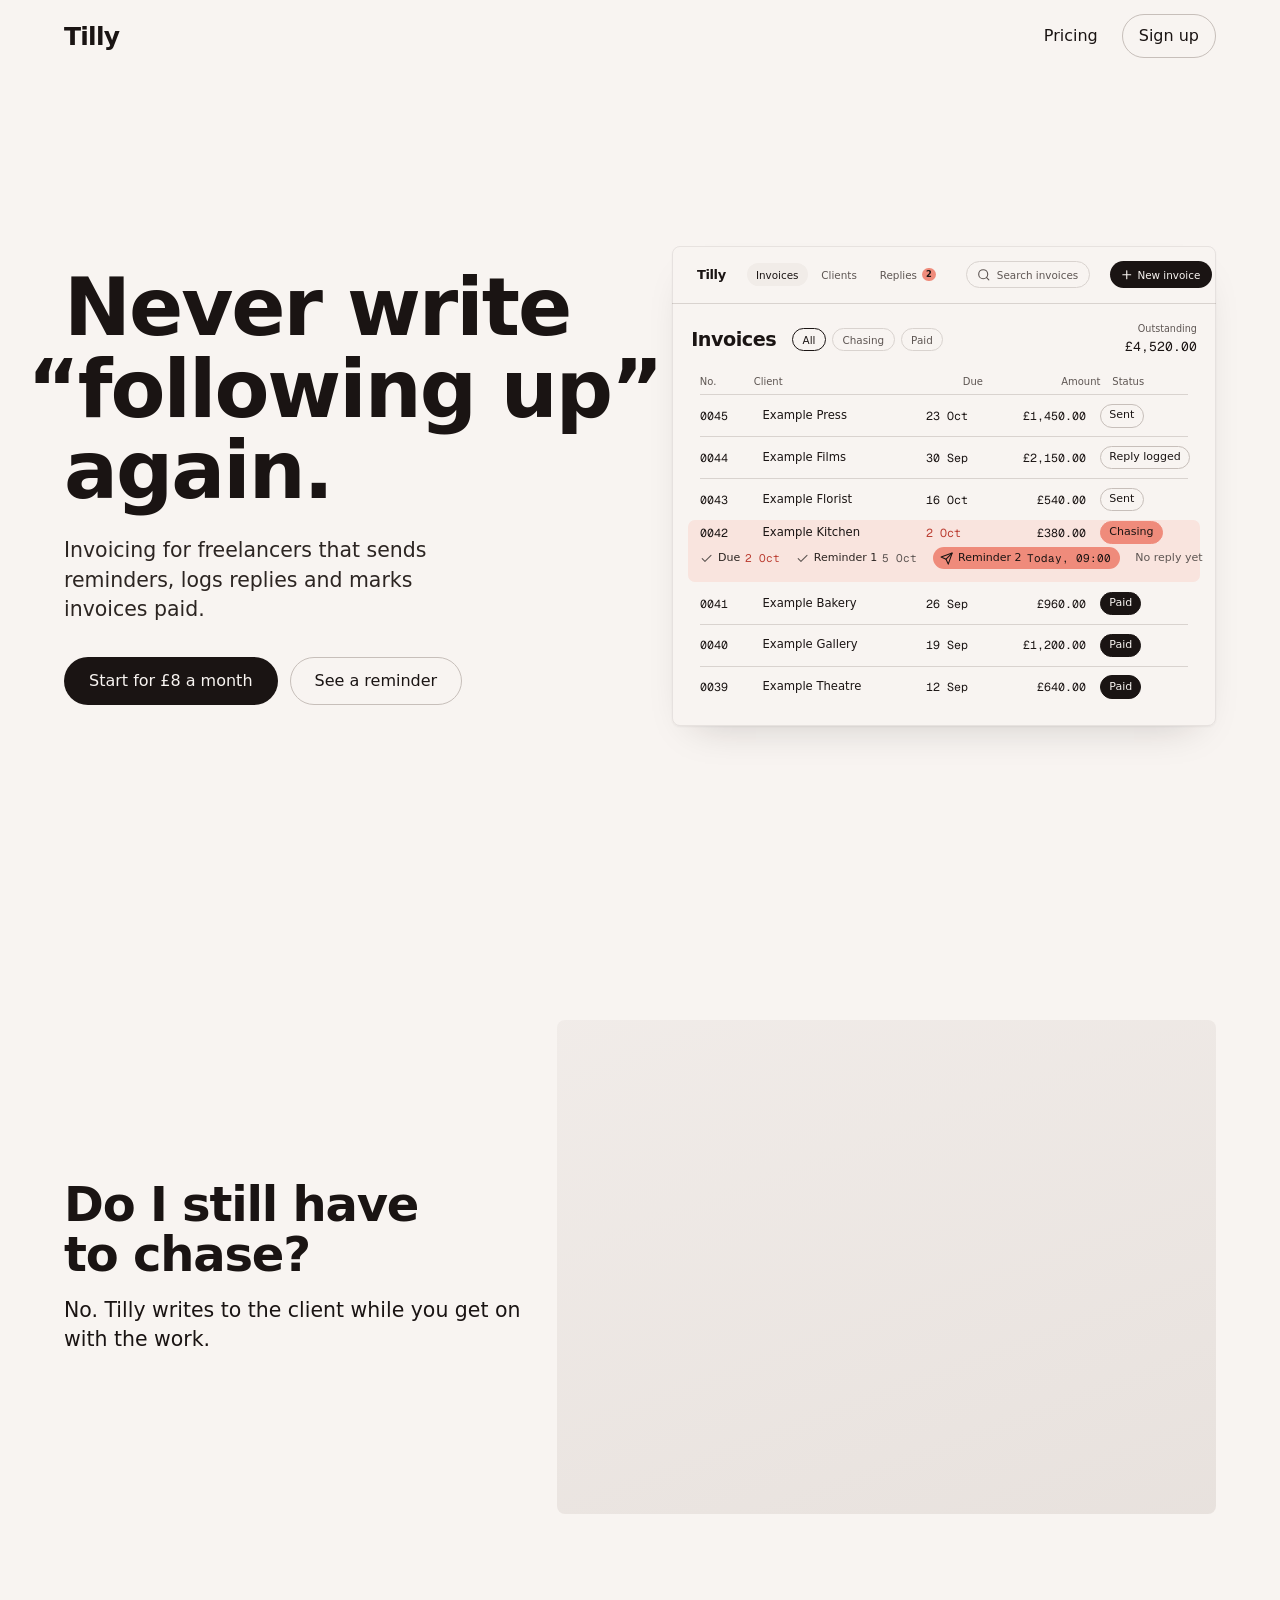
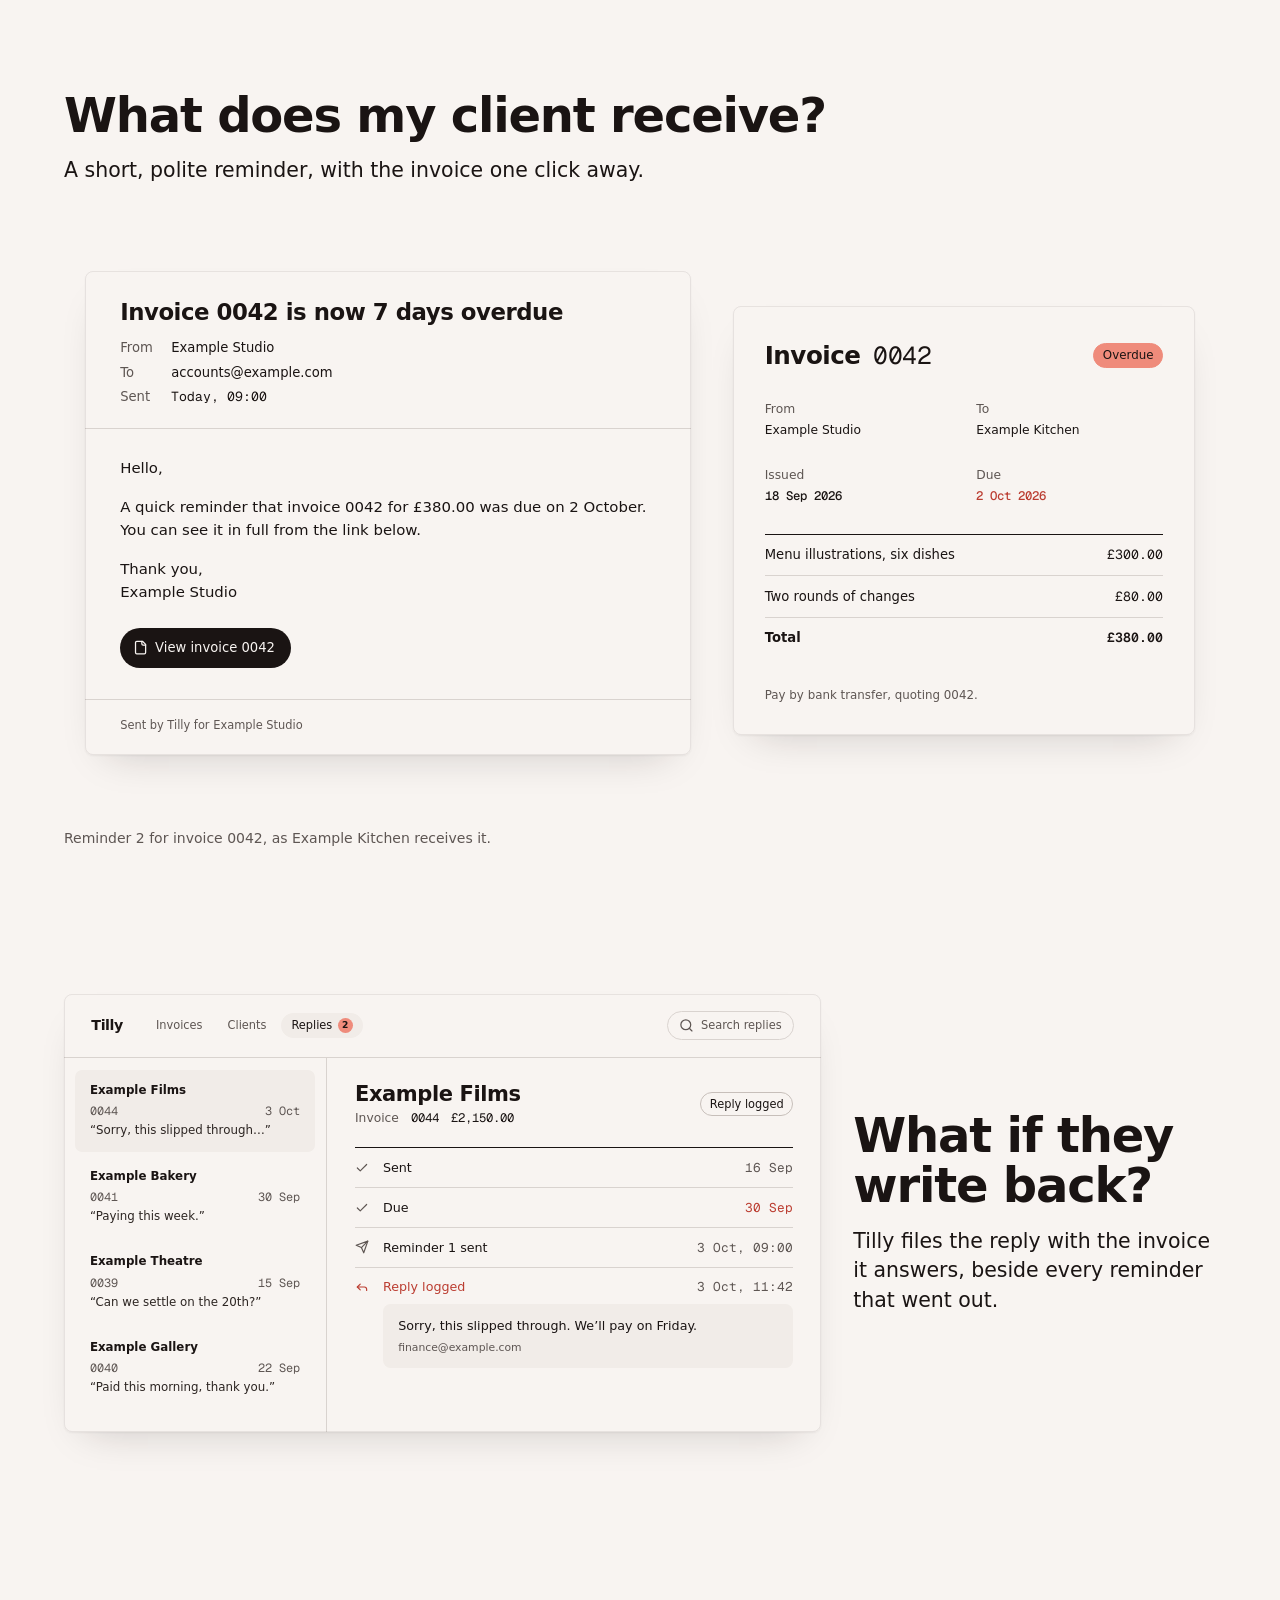
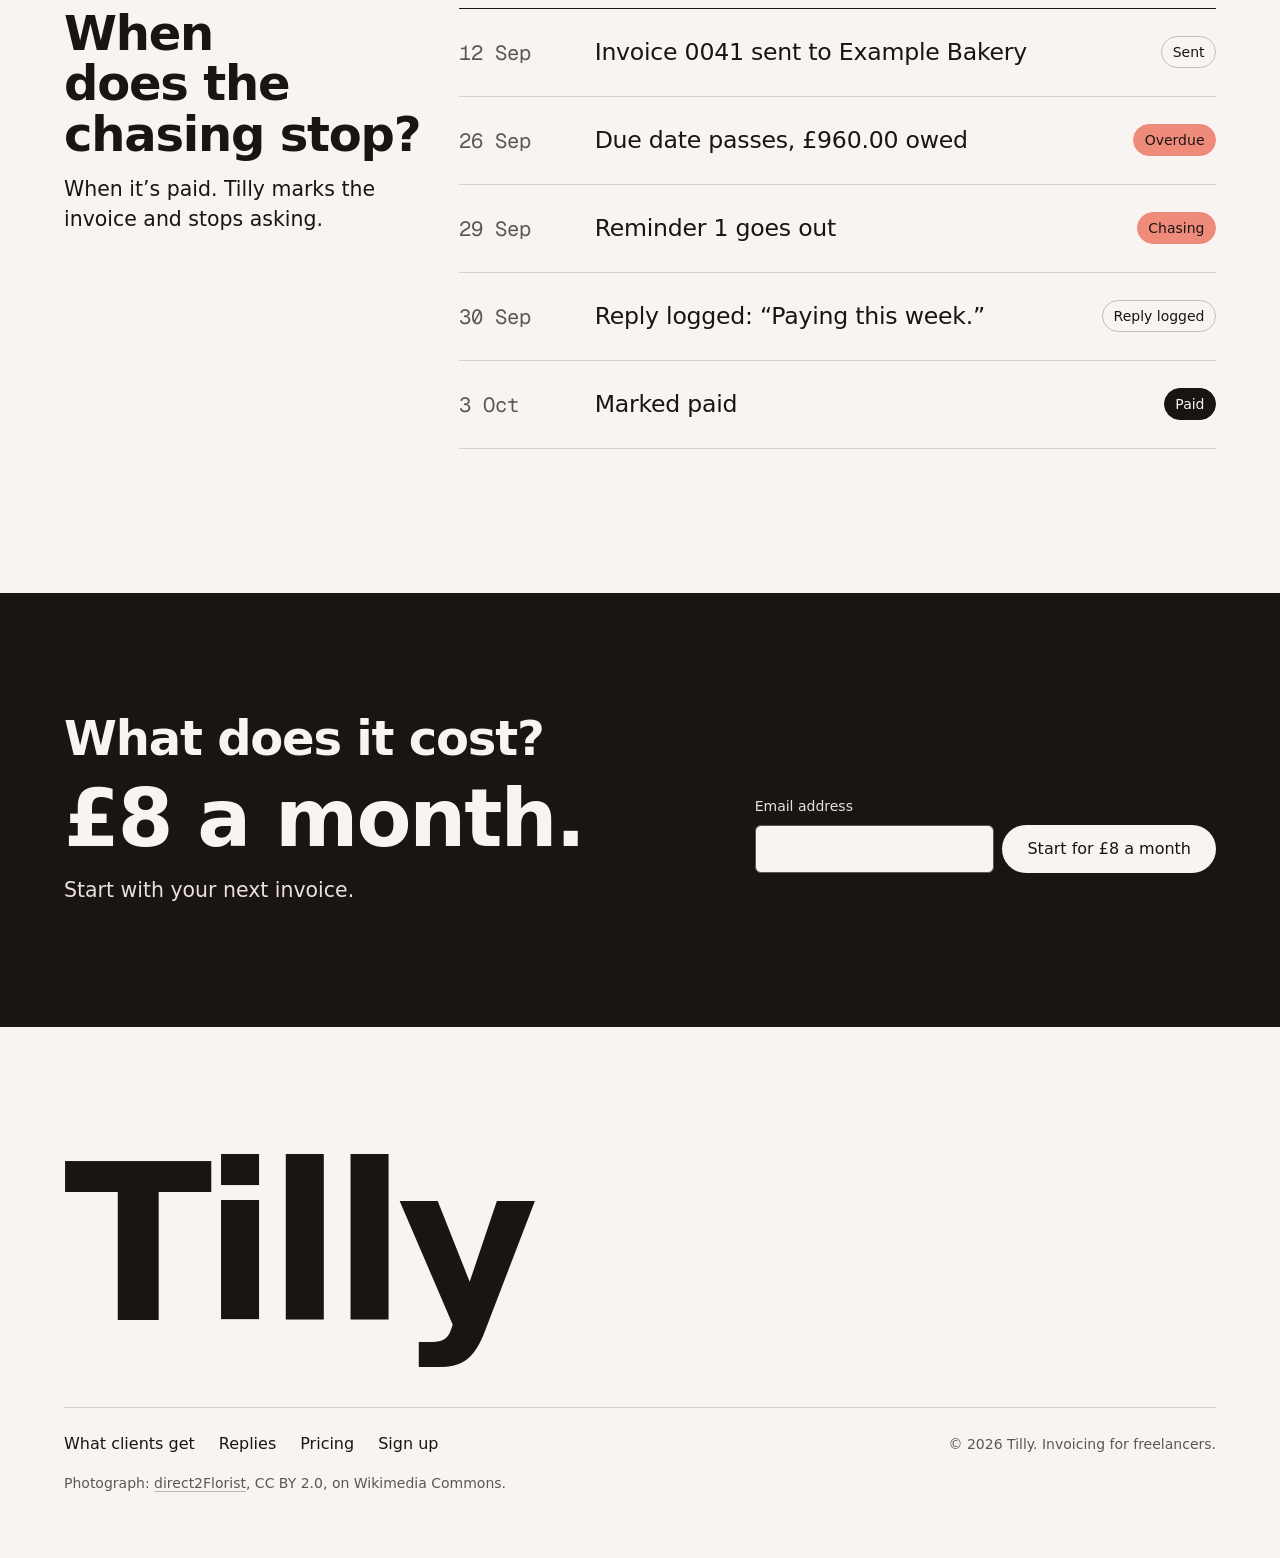
<file: .claude/skills/hallmark/scripts/fixtures/exemplars/modern-minimal.html>
<!doctype html>
<html lang="en-GB">
<head>
<meta charset="utf-8">
<meta name="viewport" content="width=device-width, initial-scale=1">
<title>Tilly, invoicing that chases late payments for you</title>
<meta name="description" content="Tilly is invoicing for freelancers that sends the reminders, logs the replies and marks invoices paid, for 8 pounds a month.">
<link rel="preconnect" href="https://api.fontshare.com" crossorigin>
<link rel="preconnect" href="https://fonts.googleapis.com">
<link rel="preconnect" href="https://fonts.gstatic.com" crossorigin>
<link href="https://api.fontshare.com/v2/css?f[]=general-sans@400,500,600&amp;display=swap" rel="stylesheet">
<link href="https://fonts.googleapis.com/css2?family=Geist+Mono:wght@400&amp;display=swap" rel="stylesheet">
<style>
/* Hallmark · job: sign up · shape: Conversational FAQ, opened by the product · genre: modern-minimal · theme: Coral (by request)
 * hero: Settled · nav: edge-aligned, the wordmark at the left, one link and one outlined pill at the right · footer: mast, the wordmark large over the links · imagery: product sample in hero, demo-2 and demo-3, photographs library 1 muted sepia=8 · signature: invoice 0042 being chased, live in the hero
 * axes: light/grotesk-sans/warm · posture: restrained · contrast: pass · fold: pass · v2.0.0 */
/* Hallmark · pre-emit critique: P4 H4 E4 S5 R4 V5 · weakest: E, the built screens must read as one product at every width, so every inner length is in em on a container-unit base, the screens scale as a whole and re-lay themselves on a phone */
/* Hallmark · hero-review: subagent · fix · 5 findings · 5 resolved · finish-review: in-thread, the subagent limit was reached · ship · 1 finding · 1 resolved · gap: none */
:root {
  color-scheme: light;
  --space-3xs: 2px; --space-2xs: 4px; --space-xs: 8px; --space-sm: 12px; --space-md: 16px; --space-lg: 24px; --space-xl: 40px; --space-2xl: 64px; --space-3xl: 96px; --space-4xl: 144px;
  --text-xs: 0.8125rem; --text-sm: 0.875rem; --text-md: 1rem; --text-lg: 1.25rem; --text-xl: 1.5625rem; --text-2xl: 1.953rem; --text-3xl: 2.441rem;
  --text-display-s: clamp(2.25rem, 4vw + 0.5rem, 3.75rem); --text-display: clamp(2.75rem, 5vw + 1rem, 5.25rem);
  --text-section: clamp(2rem, 2.5vw + 1rem, 3.5rem); --text-title: clamp(1.25rem, 0.75vw + 0.875rem, 1.625rem); --text-lead: clamp(1.125rem, 0.35vw + 1rem, 1.375rem);
  --ease-out: cubic-bezier(0.16, 1, 0.3, 1); --ease-in: cubic-bezier(0.7, 0, 0.84, 0); --ease-in-out: cubic-bezier(0.65, 0, 0.35, 1);
  --dur-micro: 120ms; --dur-short: 220ms; --dur-long: 420ms;
  --color-error: oklch(52% 0.19 27); --color-success: oklch(50% 0.12 150);
  --container: 1440px; --gutter: 64px; --gap-columns: 32px; --section-gap-s: 120px; --section-gap: 144px; --section-gap-l: 176px;
  --z-base: 1; --z-raised: 10; --z-dropdown: 100; --z-sticky: 200; --z-sticky-nav: 300; --z-modal: 400; --z-toast: 500; --z-tooltip: 600;
  --color-paper: oklch(97% 0.006 55); --color-paper-2: oklch(94.5% 0.007 55); --color-paper-3: oklch(91.5% 0.009 55);
  --color-ink: oklch(20% 0.010 35); --color-ink-2: oklch(27% 0.012 40); --color-muted: oklch(46% 0.012 45);
  --color-rule: oklch(87% 0.009 55); --color-rule-2: oklch(81% 0.011 55);
  --color-accent: oklch(74% 0.125 30); --color-accent-ink: oklch(20% 0.010 35); --color-accent-2: oklch(54% 0.165 29); --color-focus: oklch(54% 0.17 30);
  --font-display: "General Sans", ui-sans-serif, system-ui, sans-serif; --font-body: var(--font-display);
  --font-outlier: "Geist Mono", ui-monospace, monospace;
  --radius-card: 8px; --radius-input: 6px; --radius-pill: 999px; --rule-hair: 1px;
  --shadow-card: 0 1px 2px oklch(20% 0.01 35 / 0.05);
  --shadow-lift: 0 1px 2px oklch(20% 0.01 35 / 0.05), 0 18px 40px -22px oklch(20% 0.01 35 / 0.22);
  --tracking-display: -0.025em; --display-weight: 600;
}
*, *::before, *::after { box-sizing: border-box; }
html, body { overflow-x: clip; }
html { scrollbar-color: var(--color-muted) var(--color-paper); scroll-padding-top: var(--space-3xl); }
body { margin: 0; background: var(--color-paper); color: var(--color-ink); font-family: var(--font-body); font-size: var(--text-md); line-height: 1.55; -webkit-font-smoothing: antialiased; caret-color: var(--color-accent); }
::selection { background: color-mix(in oklab, var(--color-accent) 35%, transparent); }
:focus-visible { outline: 2px solid var(--color-focus); outline-offset: 2px; }
a { color: inherit; text-decoration-thickness: 1px; text-underline-offset: 0.16em; }
h1, h2, h3 { margin: 0; font-family: var(--font-display); font-weight: var(--display-weight, 700); font-synthesis: none; letter-spacing: var(--tracking-display); line-height: 1.05; overflow-wrap: break-word; min-width: 0; text-wrap: balance; }
h1 { max-width: 20ch; font-size: var(--text-display); } h2 { max-width: 30ch; font-size: var(--text-section); } h3 { max-width: 40ch; font-size: var(--text-title); line-height: 1.2; }
.lead { font-size: var(--text-lead); line-height: 1.45; max-width: 52ch; }
p { margin: 0; text-wrap: pretty; }
p:not([class]) { max-width: 65ch; }
img, video { max-width: 100%; height: auto; display: block; }
svg { display: block; }
[hidden] { display: none !important; }
button, input, select, textarea { font: inherit; }
.container { width: 100%; max-width: var(--container); margin-inline: auto; padding-inline: var(--gutter); box-sizing: border-box; }
.num, .figure, td.num { font-variant-numeric: tabular-nums; }
.visually-hidden { position: absolute; width: 1px; height: 1px; overflow: hidden; clip-path: inset(50%); white-space: nowrap; }
[data-slot] { position: relative; overflow: hidden; background: linear-gradient(160deg, var(--color-paper-2, var(--color-paper)), var(--color-paper-3, var(--color-paper))); }
[data-slot] > img { position: absolute; inset: 0; width: 100%; height: 100%; object-fit: cover; z-index: 1; }
[data-slot]:has(> img) > :not(img):not([data-keep]) { display: none !important; }
@media (max-width: 60rem) { :root { --gutter: 24px; --section-gap-s: 80px; --section-gap: 96px; --section-gap-l: 120px; } }
@media (max-width: 40rem) { :root { --gutter: 16px; --section-gap-s: 56px; --section-gap: 72px; --section-gap-l: 96px; --gap-columns: 16px; } }
@media (prefers-reduced-motion: reduce) { *:not(.keep-motion), *:not(.keep-motion)::before, *:not(.keep-motion)::after { animation-duration: 0.01ms !important; animation-iteration-count: 1 !important; transition-duration: 0.01ms !important; scroll-behavior: auto !important; } }
/* photographs: muted sepia=8 */
[data-slot] > img { filter: saturate(0.65) contrast(0.97) sepia(0.08); }
:root { --nav-h: 72px; --app-line: color-mix(in oklab, var(--color-ink) 8%, transparent); }

/* Chrome */
.skip { position: absolute; left: var(--space-md); top: calc(-1 * var(--space-3xl)); z-index: var(--z-toast); padding: var(--space-xs) var(--space-md); border-radius: var(--radius-input); background: var(--color-ink); color: var(--color-paper); }
.skip:focus-visible { top: var(--space-md); }

.site__in { display: flex; align-items: center; justify-content: space-between; gap: var(--space-lg); min-height: var(--nav-h); }
.wordmark { font: var(--display-weight) var(--text-xl)/1 var(--font-display); letter-spacing: -0.03em; text-decoration: none; color: var(--color-ink); }
.site__nav { display: flex; align-items: center; gap: var(--space-lg); }
.site__link { font-weight: 500; text-decoration: none; text-decoration-color: transparent; transition: text-decoration-color var(--dur-short) var(--ease-out); }
.site__link:hover { text-decoration: underline; text-decoration-color: var(--color-accent-2); text-underline-offset: 0.3em; }
.wordmark:focus-visible, .site__link:focus-visible { outline: 2px solid var(--color-focus); outline-offset: var(--space-2xs); border-radius: var(--space-3xs); }

/* Controls: the ink pill and the outlined pill */
.btn { display: inline-flex; align-items: center; justify-content: center; gap: var(--space-xs); min-height: 48px; padding: 0 var(--space-lg); border: 1px solid transparent; border-radius: var(--radius-pill); font: 500 var(--text-md)/1 var(--font-body); white-space: nowrap; text-decoration: none; cursor: pointer; transition: background-color var(--dur-short) var(--ease-out), border-color var(--dur-short) var(--ease-out), transform var(--dur-micro) var(--ease-out); }
.btn--primary { background: var(--color-ink); color: var(--color-paper); }
.btn--primary:hover { background: var(--color-ink-2); }
.btn--secondary { border-color: var(--color-rule-2); background: transparent; color: var(--color-ink); }
.btn--secondary:hover { border-color: var(--color-ink); }
.btn--sm { min-height: 44px; padding: 0 var(--space-md); }
.btn:active { transform: translateY(1px); }
.btn:focus-visible { outline: 2px solid var(--color-focus); outline-offset: 2px; }
.btn:disabled, .btn[aria-disabled="true"] { opacity: 0.55; cursor: not-allowed; transform: none; }
.btn[aria-busy="true"] { cursor: progress; }

/* Hero: Settled, the text on one half and the product on the other */
.hero { display: grid; align-items: center; min-height: calc(100dvh - var(--nav-h)); padding-block: var(--space-xl); box-sizing: border-box; }
.hero__grid { display: grid; grid-template-columns: minmax(0, 1fr) minmax(0, 1fr); column-gap: var(--space-2xl); align-items: center; }
.hero__text { display: grid; gap: var(--space-lg); justify-items: start; }
.hero h1 { max-width: none; line-height: 1.02; }
.hang { margin-left: -0.46em; }
.hero .lead { max-width: 34ch; color: var(--color-ink-2); }
.actions { display: flex; flex-wrap: wrap; gap: var(--space-sm); margin-top: var(--space-xs); }

/* The built product: one picture that scales as a whole; every inner length is in em of a design pixel times ten */
.slot { margin: 0; container-type: inline-size; }
.lifted { border-radius: var(--radius-card); box-shadow: var(--shadow-lift); outline: 1px solid var(--app-line); outline-offset: -1px; }
.app[data-slot] { background: var(--color-paper); }
.app--hero { aspect-ratio: 68 / 60; }
.ui { height: 100%; display: flex; flex-direction: column; font-size: calc(100cqi / 68); color: var(--color-ink); line-height: 1.35; }
.ui svg { width: 1.6em; height: 1.6em; flex-shrink: 0; fill: none; stroke: currentColor; stroke-width: 2; stroke-linecap: round; stroke-linejoin: round; }
.fig { font-family: var(--font-outlier); font-weight: 400; font-variant-numeric: tabular-nums; }

.ui__bar { display: flex; align-items: center; gap: 2em; height: 5.6em; padding: 0 2.4em; border-bottom: 1px solid var(--color-rule); font-size: 1.3em; font-weight: 500; }
.ui__bar svg { width: 1.3em; height: 1.3em; }
.ui__mark { font-weight: 600; font-size: 1.25em; letter-spacing: -0.03em; }
.ui__chips { display: flex; gap: 0.4em; }
.ui__chip { display: inline-flex; align-items: center; gap: 0.5em; padding: 0.45em 0.9em; border-radius: var(--radius-pill); color: var(--color-muted); }
.ui__chip.is-on { background: var(--color-paper-2); color: var(--color-ink); }
.ui__badge { display: inline-grid; place-items: center; min-width: 1.6em; height: 1.6em; padding: 0 0.4em; border-radius: var(--radius-pill); background: var(--color-accent); color: var(--color-accent-ink); font-size: 0.8em; font-weight: 600; box-sizing: border-box; }
.ui__input { display: inline-flex; align-items: center; gap: 0.6em; white-space: nowrap; margin-left: auto; height: 2.6em; padding: 0 1em; border: 1px solid var(--color-rule); border-radius: var(--radius-pill); color: var(--color-muted); font-weight: 400; }
.ui__control { display: inline-flex; align-items: center; gap: 0.4em; white-space: nowrap; height: 2.6em; padding: 0 1.1em 0 0.9em; border-radius: var(--radius-pill); background: var(--color-ink); color: var(--color-paper); }

.ui__head { display: flex; align-items: center; gap: 2em; padding: 2.4em 2.4em 1.6em; }
.ui__title { font-size: 2.4em; font-weight: 600; letter-spacing: -0.025em; line-height: 1; }
.ui__tags { display: flex; gap: 0.6em; font-size: 1.3em; font-weight: 500; }
.ui__tag { padding: 0.35em 0.9em; border: 1px solid var(--color-rule); border-radius: var(--radius-pill); color: var(--color-muted); }
.ui__tag.is-on { border-color: var(--color-ink); color: var(--color-ink); }
.ui__owed { display: grid; gap: 0.2em; margin-left: auto; text-align: right; font-size: 1.2em; font-weight: 500; color: var(--color-muted); }
.ui__owed b { font-size: 1.35em; color: var(--color-ink); }

.ledger { padding: 0 2.4em; font-size: 1.45em; }
.ledger__row { display: grid; grid-template-columns: 4.2em minmax(0, 1fr) 5.2em 7.4em 7.6em; align-items: center; column-gap: 1.2em; min-height: 3.6em; border-top: 1px solid var(--color-rule); }
.ledger__row--head { min-height: 2.6em; border-top: 0; font-size: 0.86em; font-weight: 500; color: var(--color-muted); }
.ledger__row .r { text-align: right; }
.ledger__row .late { color: var(--color-accent-2); }
.ledger__row.is-open { margin: 0 -1em; padding: 0 1em; border-radius: 0.6em; border-top-color: transparent; background: color-mix(in oklab, var(--color-accent) 16%, var(--color-paper)); }
.ledger__row.is-open + .ledger__row { border-top-color: transparent; }
.status { display: inline-block; padding: 0.3em 0.75em; border: 1px solid var(--color-rule-2); border-radius: var(--radius-pill); font-size: 0.95em; font-style: normal; font-weight: 500; white-space: nowrap; }
.status--late { border-color: var(--color-accent); background: var(--color-accent); color: var(--color-accent-ink); }
.status--done { border-color: var(--color-ink); background: var(--color-ink); color: var(--color-paper); }

.chase { grid-column: 1 / -1; display: flex; align-items: center; gap: 1.4em; padding: 0.3em 0 1.2em; font-size: 0.95em; font-weight: 500; white-space: nowrap; }
.chase__status { display: inline-flex; align-items: center; gap: 0.45em; flex-shrink: 0; color: var(--color-ink-2); }
.chase__status svg { width: 1.2em; height: 1.2em; color: var(--color-muted); }
.chase__status b { font-weight: 400; color: var(--color-muted); }
.chase__status.is-late b { color: var(--color-accent-2); }
.chase__status.is-now { padding: 0.3em 0.85em 0.3em 0.65em; border-radius: var(--radius-pill); background: var(--color-accent); color: var(--color-accent-ink); }
.chase__status.is-now svg { color: var(--color-accent-ink); }
.chase__status.is-now b { color: var(--color-accent-ink); }
.chase__note { margin-left: auto; color: var(--color-muted); font-weight: 400; }

/* The questions, in the order a freelancer asks them */
.q--work { padding-top: var(--section-gap-s); }
.q--receive { padding-top: var(--section-gap-l); }
.q--replies { padding-top: var(--section-gap); }
.q--paid { padding-block: var(--section-gap-l) var(--section-gap); }
.q__head { display: grid; gap: var(--space-md); margin-bottom: var(--space-2xl); }
.split, .rows, .band__grid { display: grid; grid-template-columns: repeat(12, minmax(0, 1fr)); column-gap: var(--gap-columns); }
.split { align-items: center; }
.split__text { display: grid; gap: var(--space-md); align-content: center; }
.split--work .split__text { grid-column: 1 / span 5; }
.split--work .photo { grid-column: 6 / span 7; }
.split--replies .app--replies { grid-column: 1 / span 8; }
.split--replies .split__text { grid-column: 9 / span 4; }

.photo { margin: 0; aspect-ratio: 4 / 3; border-radius: var(--radius-card); }
.photo > img { border-radius: inherit; outline: 1px solid color-mix(in oklab, var(--color-ink) 6%, transparent); outline-offset: -1px; }

/* The client's side: the reminder and the invoice it links to, straight on the paper */
.showcase { margin: 0; }
.showcase figcaption { margin-top: var(--space-md); font-size: var(--text-sm); font-weight: 500; color: var(--color-muted); }
.client { aspect-ratio: 1312 / 640; }
.client[data-slot] { background: var(--color-paper); }
.client__in { height: 100%; box-sizing: border-box; display: flex; align-items: flex-start; gap: 4.8em; padding: 2.4em; font-size: calc(100cqi / 131.2); color: var(--color-ink); line-height: 1.4; }
.doc { background: var(--color-paper); border-radius: var(--radius-card); box-shadow: var(--shadow-lift); outline: 1px solid var(--app-line); outline-offset: -1px; }
.doc p { margin: 0; max-width: none; }
.mail { display: grid; flex: 76 1 0; min-width: 0; }
.mail__head { display: grid; gap: 1.6em; padding: 3.2em 4em 2.4em; border-bottom: 1px solid var(--color-rule); }
.mail__subject { font-size: 2.6em; font-weight: 600; letter-spacing: -0.02em; line-height: 1.15; }
.mail__meta { display: grid; grid-template-columns: auto minmax(0, 1fr); gap: 0.45em 1.4em; font-size: 1.5em; }
.mail__meta span:nth-child(odd) { color: var(--color-muted); }
.mail__body { display: grid; gap: 1.8em; padding: 3.2em 4em 3.6em; line-height: 1.55; }
.mail__body p { font-size: 1.7em; }
.mail__link { justify-self: start; display: inline-flex; align-items: center; gap: 0.5em; margin-top: 0.6em; padding: 0.75em 1.25em 0.75em 1em; border-radius: var(--radius-pill); background: var(--color-ink); color: var(--color-paper); font-size: 1.5em; font-weight: 500; }
.doc svg { width: 1.15em; height: 1.15em; fill: none; stroke: currentColor; stroke-width: 2; stroke-linecap: round; stroke-linejoin: round; }
.mail__foot { padding: 2em 4em 2.4em; border-top: 1px solid var(--color-rule); color: var(--color-muted); }
.mail__foot span { font-size: 1.3em; }
.inv { display: grid; flex: 50 1 0; min-width: 0; gap: 3.2em; padding: 3.6em; margin-top: 4em; }
.inv__top { display: flex; align-items: center; justify-content: space-between; }
.inv__title { font-size: 2.8em; font-weight: 600; letter-spacing: -0.02em; }
.inv__title b { margin-left: 0.2em; }
.inv .status { font-size: 1.35em; }
.inv__parties, .inv__dates { display: flex; gap: 2em; font-size: 1.4em; color: var(--color-muted); }
.inv__parties span, .inv__dates span { flex: 1 1 0; display: grid; gap: 0.3em; }
.inv__parties b, .inv__dates b { color: var(--color-ink); font-weight: 500; }
.inv__dates b.late, .thread__steps b.late { color: var(--color-accent-2); }
.inv__lines { display: grid; grid-template-columns: minmax(0, 1fr) auto; font-size: 1.5em; border-top: 1px solid var(--color-ink); }
.inv__lines span { padding: 0.85em 0; border-bottom: 1px solid var(--color-rule); }
.inv__lines .fig { text-align: right; }
.inv__lines .inv__total { border-bottom: 0; font-weight: 600; }
.inv__pay { font-size: 1.35em; color: var(--color-muted); }

/* The replies screen */
.app--replies { aspect-ratio: 864 / 500; }
.app--replies .ui { font-size: calc(100cqi / 86.4); }
.inbox { flex: 1; display: grid; grid-template-columns: 30em minmax(0, 1fr); min-height: 0; }
.inbox__list { display: grid; align-content: start; gap: 0.4em; padding: 1.4em 1.2em; border-right: 1px solid var(--color-rule); }
.inbox__item { display: grid; grid-template-columns: minmax(0, 1fr) auto; gap: 0.35em 1em; padding: 1.1em 1.3em; border-radius: 0.6em; font-size: 1.35em; }
.inbox__item b { font-weight: 600; }
.inbox__item .fig { grid-row: 2; color: var(--color-muted); }
.inbox__date { grid-column: 2; grid-row: 1; color: var(--color-muted); }
.inbox__line { grid-column: 1 / -1; color: var(--color-ink-2); white-space: nowrap; overflow: hidden; text-overflow: ellipsis; }
.inbox__item.is-on { background: var(--color-paper-2); }
.thread { display: grid; align-content: start; gap: 2.4em; padding: 2.8em 3.2em; }
.thread__head { display: grid; grid-template-columns: minmax(0, 1fr) auto; align-items: center; gap: 0.5em 1em; }
.thread__who { font-size: 2.4em; font-weight: 600; letter-spacing: -0.02em; line-height: 1.1; }
.thread__what { grid-row: 2; display: flex; gap: 1em; font-size: 1.4em; color: var(--color-muted); }
.thread__what b { color: var(--color-ink); font-weight: 400; }
.thread__head .status { grid-row: 1 / span 2; grid-column: 2; font-size: 1.3em; }
.thread__steps { list-style: none; margin: 0; padding: 0; font-size: 1.45em; border-top: 1px solid var(--color-ink); }
.thread__steps li { display: grid; grid-template-columns: 1.4em minmax(0, 1fr) auto; align-items: center; column-gap: 0.8em; padding: 0.85em 0; border-bottom: 1px solid var(--color-rule); }
.thread__steps svg { width: 1.1em; height: 1.1em; color: var(--color-muted); }
.thread__steps b { font-weight: 400; color: var(--color-muted); }
.thread__steps .is-reply { border-bottom: 0; }
.thread__steps .is-reply svg, .thread__steps .is-reply span { color: var(--color-accent-2); }
.thread__quote { grid-column: 2 / -1; margin: 0.7em 0 0; padding: 1em 1.2em; border-radius: 0.6em; background: var(--color-paper-2); }
.thread__quote p { margin: 0; color: var(--color-ink); line-height: 1.45; }
.thread__quote cite { display: block; margin-top: 0.5em; font-size: 0.85em; font-style: normal; color: var(--color-muted); }

/* One invoice from sent to paid, as rows */
.rows { align-items: start; }
.rows__head { grid-column: 1 / span 4; display: grid; gap: var(--space-md); }
.life { grid-column: 5 / span 8; margin: 0; padding: 0; list-style: none; border-top: 1px solid var(--color-ink); }
.life li { display: grid; grid-template-columns: 6.5rem minmax(0, 1fr) auto; align-items: center; column-gap: var(--gap-columns); min-height: 88px; border-bottom: 1px solid var(--color-rule); }
.life__date { font-size: var(--text-lead); color: var(--color-muted); }
.life__what { font-size: var(--text-title); font-weight: 500; letter-spacing: -0.01em; line-height: 1.25; }
.life .status { font-size: var(--text-sm); }

/* The price, on the one ink band */
.band { padding-block: var(--section-gap-s); background: var(--color-ink); color: var(--color-paper); }
.band__grid { align-items: end; }
.band__text { grid-column: 1 / span 7; display: grid; gap: var(--space-md); }
.band h2 { color: var(--color-paper); }
.price { font: var(--display-weight) var(--text-display)/1 var(--font-display); letter-spacing: var(--tracking-display); font-variant-numeric: tabular-nums; color: var(--color-paper); }
.band__line { font-size: var(--text-lead); color: var(--color-paper-3); }
.signup { grid-column: 8 / span 5; display: grid; gap: var(--space-xs); min-width: 0; }
.signup label { font-size: var(--text-sm); font-weight: 500; color: var(--color-paper-3); }
.signup__row { display: flex; flex-wrap: wrap; gap: var(--space-xs); }
.signup input { flex: 1 1 12rem; min-width: 0; width: 100%; height: 48px; padding: 0 var(--space-md); border: 1px solid var(--color-muted); border-radius: var(--radius-input); background: var(--color-paper); color: var(--color-ink); font-size: var(--text-md); outline: 2px solid transparent; outline-offset: -3px; transition: background-color var(--dur-short) var(--ease-out); }
.signup input:hover { background: var(--color-paper-2); }
.signup input:focus-visible { outline-color: var(--color-focus); }
.signup input[aria-invalid] { border-color: var(--color-error); }
.signup input:disabled { opacity: 0.55; cursor: not-allowed; }
.signup__help { min-height: 1lh; margin-top: var(--space-2xs); font-size: var(--text-sm); color: var(--color-paper-3); }
.btn--invert { background: var(--color-paper); color: var(--color-ink); }
.btn--invert:hover { background: var(--color-paper-2); }

/* The mast */
.mast { padding-block: var(--section-gap-s) var(--space-2xl); }
.mast__mark { margin-bottom: var(--space-2xl); font: var(--display-weight) clamp(7rem, 17vw, 15rem)/0.9 var(--font-display); letter-spacing: -0.045em; color: var(--color-ink); }
.mast__row { display: flex; flex-wrap: wrap; align-items: baseline; justify-content: space-between; gap: var(--space-lg); padding-top: var(--space-lg); border-top: 1px solid var(--color-rule); }
.mast__links { display: flex; flex-wrap: wrap; gap: var(--space-lg); }
.mast__links a { font-weight: 500; text-decoration-color: transparent; text-underline-offset: 0.3em; transition: text-decoration-color var(--dur-short) var(--ease-out); }
.mast__links a:hover { text-decoration-color: var(--color-accent-2); }
.mast__links a:focus-visible { outline: 2px solid var(--color-focus); outline-offset: var(--space-2xs); border-radius: var(--space-3xs); }
.mast__legal { font-size: var(--text-sm); color: var(--color-muted); }
.mast__credit { margin-top: var(--space-md); font-size: var(--text-sm); line-height: 1.55; color: var(--color-muted); }
.mast__credit a { color: inherit; text-decoration: underline; text-decoration-thickness: 1px; text-underline-offset: 0.2em; text-decoration-color: color-mix(in oklab, currentColor 40%, transparent); }
.mast__credit a:hover { text-decoration-color: currentColor; }


@container (max-width: 40rem) {
  .client__in { font-size: calc(100cqi / 48); padding: 1.2em; }
  .inv, .inbox__list { display: none; }
  .app--replies .ui { font-size: calc(100cqi / 48); }
  .inbox { grid-template-columns: minmax(0, 1fr); }
  .thread { padding: 2em; }
}

@container (max-width: 30rem) {
  .ui { font-size: calc(100cqi / 40); }
  .ui__input, .ui__chip:nth-child(2), .ui__owed, .chase__note, .chase__status:nth-child(1) { display: none; }
  .ledger__row { grid-template-columns: minmax(0, 1fr) auto auto; }
  .ledger__row > :nth-child(1), .ledger__row > :nth-child(3), .ledger__row:nth-child(n+8) { display: none; }
  .chase { flex-wrap: wrap; row-gap: 0.6em; }
}
@media (max-width: 40rem) { .app--hero { aspect-ratio: 4 / 5; } .app--replies { aspect-ratio: 1 / 1; } .client { aspect-ratio: 5 / 7; } .hang { margin-left: -0.3em; } .life li { grid-template-columns: minmax(0, 1fr) auto; row-gap: var(--space-2xs); padding-block: var(--space-md); } .life__date { grid-column: 1 / -1; } }

@media (max-width: 60rem) {
  .hero { min-height: 0; padding-block: var(--space-xl) var(--space-3xl); }
  .hero__grid { grid-template-columns: minmax(0, 1fr); row-gap: var(--space-xl); }
  .split, .rows, .band__grid { grid-template-columns: minmax(0, 1fr); row-gap: var(--space-xl); }
  .split > *, .rows > *, .band__grid > *, .split--work .split__text, .split--work .photo, .split--replies .app--replies, .split--replies .split__text, .rows__head, .life, .band__text, .signup { grid-column: 1 / -1; }
  .split--replies .split__text { order: -1; }
  .life li { min-height: 72px; }
}
</style>
</head>
<body id="top">
<a class="skip" href="#main">Skip to content</a>

<header class="site">
  <div class="container site__in">
    <a class="wordmark" href="#top" aria-label="Tilly, back to the top">Tilly</a>
    <nav class="site__nav" aria-label="Page">
      <a class="site__link" href="#cost">Pricing</a>
      <a class="btn btn--secondary btn--sm" href="#start">Sign up</a>
    </nav>
  </div>
</header>

<main id="main">
  <section class="hero" aria-labelledby="hero-head">
    <div class="container hero__grid">
      <div class="hero__text">
        <h1 id="hero-head">Never write<br><span class="hang">“</span>following&nbsp;up”<br>again.</h1>
        <p class="lead">Invoicing for freelancers that sends reminders, logs replies and marks invoices paid.</p>
        <div class="actions">
          <a class="btn btn--primary" href="#start">Start for £8 a month</a>
          <a class="btn btn--secondary" href="#receive">See a reminder</a>
        </div>
      </div>

      <figure class="slot app app--hero lifted" data-slot="hero" data-alt="Your invoices screen, with one late invoice being chased" role="img" aria-label="The Tilly invoices screen: invoice 0042 for Example Kitchen, 380 pounds, due on 2 October, is being chased; its first reminder went on 5 October and the second this morning.">
        <div class="ui" aria-hidden="true">
          <div class="ui__bar">
            <span class="ui__mark">Tilly</span>
            <span class="ui__chips"><span class="ui__chip is-on">Invoices</span><span class="ui__chip">Clients</span><span class="ui__chip">Replies<b class="ui__badge">2</b></span></span>
            <span class="ui__input"><svg aria-hidden="true" viewBox="0 0 24 24"><circle cx="11" cy="11" r="8"/><path d="m21 21-4.3-4.3"/></svg>Search invoices</span>
            <span class="ui__control"><svg aria-hidden="true" viewBox="0 0 24 24"><path d="M5 12h14"/><path d="M12 5v14"/></svg>New invoice</span>
          </div>
          <div class="ui__head">
            <span class="ui__title">Invoices</span>
            <span class="ui__tags"><span class="ui__tag is-on">All</span><span class="ui__tag">Chasing</span><span class="ui__tag">Paid</span></span>
            <span class="ui__owed">Outstanding<b class="fig">£4,520.00</b></span>
          </div>
          <div class="ledger">
            <div class="ledger__row ledger__row--head"><span>No.</span><span>Client</span><span>Due</span><span class="r">Amount</span><span>Status</span></div>
            <div class="ledger__row"><span class="fig">0045</span><span>Example Press</span><span class="fig">23 Oct</span><span class="fig r">£1,450.00</span><span><i class="status">Sent</i></span></div>
            <div class="ledger__row"><span class="fig">0044</span><span>Example Films</span><span class="fig">30 Sep</span><span class="fig r">£2,150.00</span><span><i class="status">Reply logged</i></span></div>
            <div class="ledger__row"><span class="fig">0043</span><span>Example Florist</span><span class="fig">16 Oct</span><span class="fig r">£540.00</span><span><i class="status">Sent</i></span></div>
            <div class="ledger__row is-open">
              <span class="fig">0042</span><span>Example Kitchen</span><span class="fig late">2 Oct</span><span class="fig r">£380.00</span><span><i class="status status--late">Chasing</i></span>
              <div class="chase">
                <span class="chase__status is-done is-late"><svg aria-hidden="true" viewBox="0 0 24 24"><path d="M20 6 9 17l-5-5"/></svg>Due<b class="fig">2 Oct</b></span>
                <span class="chase__status is-done"><svg aria-hidden="true" viewBox="0 0 24 24"><path d="M20 6 9 17l-5-5"/></svg>Reminder 1<b class="fig">5 Oct</b></span>
                <span class="chase__status is-now"><svg aria-hidden="true" viewBox="0 0 24 24"><path d="m22 2-7 20-4-9-9-4Z"/><path d="M22 2 11 13"/></svg>Reminder 2<b class="fig">Today, 09:00</b></span>
                <span class="chase__note">No reply yet</span>
              </div>
            </div>
            <div class="ledger__row"><span class="fig">0041</span><span>Example Bakery</span><span class="fig">26 Sep</span><span class="fig r">£960.00</span><span><i class="status status--done">Paid</i></span></div>
            <div class="ledger__row"><span class="fig">0040</span><span>Example Gallery</span><span class="fig">19 Sep</span><span class="fig r">£1,200.00</span><span><i class="status status--done">Paid</i></span></div>
            <div class="ledger__row"><span class="fig">0039</span><span>Example Theatre</span><span class="fig">12 Sep</span><span class="fig r">£640.00</span><span><i class="status status--done">Paid</i></span></div>
          </div>
        </div>
      </figure>
    </div>
  </section>

  <section class="q q--work" id="chase" aria-labelledby="q1">
    <div class="container split split--work">
      <div class="split__text">
        <h2 id="q1">Do I still have to chase?</h2>
        <p class="lead">No. Tilly writes to the client while you get on with the work.</p>
      </div>
      <figure class="photo" data-slot="photo-1" data-alt="Your own work in progress: the desk, bench or studio you invoice from">
        <img src="https://upload.wikimedia.org/wikipedia/commons/thumb/5/5c/Florist_working.jpg/1280px-Florist_working.jpg" width="1920" height="1280" loading="lazy" decoding="async"
             style="object-position: 55% 45%" alt="Hands gathering green stems into a bouquet at a flower shop counter">
      </figure>
    </div>
  </section>

  <section class="q q--receive" id="receive" aria-labelledby="q2">
    <div class="container">
      <div class="q__head">
        <h2 id="q2">What does my client receive?</h2>
        <p class="lead">A short, polite reminder, with the invoice one click away.</p>
      </div>
      <figure class="showcase">
        <div class="slot client" data-slot="demo-2" data-alt="A reminder as your client receives it, beside the invoice it links to" role="img" aria-label="The second reminder for invoice 0042 as Example Kitchen receives it: a short email saying the 380 pounds was due on 2 October, with a link to the invoice, beside the invoice itself marked overdue.">
          <div class="client__in" aria-hidden="true">
            <div class="doc mail">
              <div class="mail__head">
                <p class="mail__subject">Invoice 0042 is now 7 days overdue</p>
                <div class="mail__meta">
                  <span>From</span><span>Example Studio</span>
                  <span>To</span><span>accounts@example.com</span>
                  <span>Sent</span><span class="fig">Today, 09:00</span>
                </div>
              </div>
              <div class="mail__body">
                <p>Hello,</p>
                <p>A quick reminder that invoice 0042 for £380.00 was due on 2 October. You can see it in full from the link below.</p>
                <p>Thank you,<br>Example Studio</p>
                <span class="mail__link"><svg aria-hidden="true" viewBox="0 0 24 24"><path d="M15 2H6a2 2 0 0 0-2 2v16a2 2 0 0 0 2 2h12a2 2 0 0 0 2-2V7Z"/><path d="M14 2v4a2 2 0 0 0 2 2h4"/></svg>View invoice 0042</span>
              </div>
              <p class="mail__foot"><span>Sent by Tilly for Example Studio</span></p>
            </div>
            <div class="doc inv">
              <div class="inv__top"><span class="inv__title">Invoice <b class="fig">0042</b></span><i class="status status--late">Overdue</i></div>
              <div class="inv__parties"><span>From<b>Example Studio</b></span><span>To<b>Example Kitchen</b></span></div>
              <div class="inv__dates"><span>Issued<b class="fig">18 Sep 2026</b></span><span>Due<b class="fig late">2 Oct 2026</b></span></div>
              <div class="inv__lines">
                <span>Menu illustrations, six dishes</span><span class="fig">£300.00</span>
                <span>Two rounds of changes</span><span class="fig">£80.00</span>
                <span class="inv__total">Total</span><span class="fig inv__total">£380.00</span>
              </div>
              <p class="inv__pay">Pay by bank transfer, quoting 0042.</p>
            </div>
          </div>
        </div>
        <figcaption>Reminder 2 for invoice 0042, as Example Kitchen receives it.</figcaption>
      </figure>
    </div>
  </section>

  <section class="q q--replies" id="replies" aria-labelledby="q3">
    <div class="container split split--replies">
      <figure class="slot app app--replies lifted" data-slot="demo-3" data-alt="Your replies screen, with a client's answer filed under its invoice" role="img" aria-label="The Tilly replies screen: Example Films answered the first reminder for invoice 0044 on 3 October, sorry, this slipped through, we will pay on Friday, and the reply sits in the invoice's history under that reminder.">
        <div class="ui" aria-hidden="true">
          <div class="ui__bar">
            <span class="ui__mark">Tilly</span>
            <span class="ui__chips"><span class="ui__chip">Invoices</span><span class="ui__chip">Clients</span><span class="ui__chip is-on">Replies<b class="ui__badge">2</b></span></span>
            <span class="ui__input"><svg aria-hidden="true" viewBox="0 0 24 24"><circle cx="11" cy="11" r="8"/><path d="m21 21-4.3-4.3"/></svg>Search replies</span>
          </div>
          <div class="inbox">
            <div class="inbox__list">
              <div class="inbox__item is-on"><b>Example Films</b><span class="fig">0044</span><span class="fig inbox__date">3 Oct</span><span class="inbox__line">“Sorry, this slipped through…”</span></div>
              <div class="inbox__item"><b>Example Bakery</b><span class="fig">0041</span><span class="fig inbox__date">30 Sep</span><span class="inbox__line">“Paying this week.”</span></div>
              <div class="inbox__item"><b>Example Theatre</b><span class="fig">0039</span><span class="fig inbox__date">15 Sep</span><span class="inbox__line">“Can we settle on the 20th?”</span></div>
              <div class="inbox__item"><b>Example Gallery</b><span class="fig">0040</span><span class="fig inbox__date">22 Sep</span><span class="inbox__line">“Paid this morning, thank you.”</span></div>
            </div>
            <div class="thread">
              <div class="thread__head">
                <span class="thread__who">Example Films</span>
                <span class="thread__what">Invoice <b class="fig">0044</b><b class="fig">£2,150.00</b></span>
                <i class="status">Reply logged</i>
              </div>
              <ol class="thread__steps">
                <li><svg aria-hidden="true" viewBox="0 0 24 24"><path d="M20 6 9 17l-5-5"/></svg><span>Sent</span><b class="fig">16 Sep</b></li>
                <li><svg aria-hidden="true" viewBox="0 0 24 24"><path d="M20 6 9 17l-5-5"/></svg><span>Due</span><b class="fig late">30 Sep</b></li>
                <li><svg aria-hidden="true" viewBox="0 0 24 24"><path d="m22 2-7 20-4-9-9-4Z"/><path d="M22 2 11 13"/></svg><span>Reminder 1 sent</span><b class="fig">3 Oct, 09:00</b></li>
                <li class="is-reply"><svg aria-hidden="true" viewBox="0 0 24 24"><polyline points="9 17 4 12 9 7"/><path d="M20 18v-2a4 4 0 0 0-4-4H4"/></svg><span>Reply logged</span><b class="fig">3 Oct, 11:42</b>
                  <blockquote class="thread__quote"><p>Sorry, this slipped through. We’ll pay on Friday.</p><cite>finance@example.com</cite></blockquote>
                </li>
              </ol>
            </div>
          </div>
        </div>
      </figure>
      <div class="split__text">
        <h2 id="q3">What if they write back?</h2>
        <p class="lead">Tilly files the reply with the invoice it answers, beside every reminder that went out.</p>
      </div>
    </div>
  </section>

  <section class="q q--paid" id="paid" aria-labelledby="q4">
    <div class="container rows">
      <div class="rows__head">
        <h2 id="q4">When does the chasing stop?</h2>
        <p class="lead">When it’s paid. Tilly marks the invoice and stops asking.</p>
      </div>
      <ol class="life" aria-label="Invoice 0041, from sent to paid">
        <li><span class="fig life__date">12 Sep</span><span class="life__what">Invoice 0041 sent to Example Bakery</span><i class="status">Sent</i></li>
        <li><span class="fig life__date">26 Sep</span><span class="life__what">Due date passes, £960.00 owed</span><i class="status status--late">Overdue</i></li>
        <li><span class="fig life__date">29 Sep</span><span class="life__what">Reminder 1 goes out</span><i class="status status--late">Chasing</i></li>
        <li><span class="fig life__date">30 Sep</span><span class="life__what">Reply logged: “Paying this week.”</span><i class="status">Reply logged</i></li>
        <li><span class="fig life__date">3 Oct</span><span class="life__what">Marked paid</span><i class="status status--done">Paid</i></li>
      </ol>
    </div>
  </section>

  <section class="band" id="cost" aria-labelledby="q5">
    <div class="container band__grid">
      <div class="band__text">
        <h2 id="q5">What does it cost?</h2>
        <p class="price">£8 a month.</p>
        <p class="band__line">Start with your next invoice.</p>
      </div>
      <form class="signup" id="start" data-endpoint="" novalidate>
        <label for="email">Email address</label>
        <div class="signup__row">
          <input id="email" name="email" type="email" autocomplete="email" inputmode="email" required aria-describedby="email-help">
          <button class="btn btn--invert" type="submit">Start for £8 a month</button>
        </div>
        <p class="signup__help" id="email-help" aria-live="polite"></p>
      </form>
    </div>
  </section>
</main>

<footer class="mast">
  <div class="container">
    <p class="mast__mark">Tilly</p>
    <div class="mast__row">
      <nav class="mast__links" aria-label="Footer">
        <a href="#receive">What clients get</a>
        <a href="#replies">Replies</a>
        <a href="#cost">Pricing</a>
        <a href="#start">Sign up</a>
      </nav>
      <p class="mast__legal">© 2026 Tilly. Invoicing for freelancers.</p>
    </div>
    <p class="mast__credit" data-credits>Photograph: <a href="https://commons.wikimedia.org/wiki/File:Florist_working.jpg">direct2Florist</a>, CC&nbsp;BY&nbsp;2.0, on Wikimedia Commons.</p>
  </div>
</footer>

<script>
window.hallmarkSlots = (m) => { for (const [k, v] of Object.entries(m)) { const s = document.querySelector(`[data-slot="${k}"]`); if (!s) continue; const im = new Image(); im.src = typeof v === 'string' ? v : v.src; im.alt = (typeof v === 'object' && v.alt) || s.dataset.alt || ''; s.querySelectorAll(':scope > img').forEach((o) => o.remove()); s.prepend(im); } };
document.querySelectorAll('[data-slot] > img').forEach((i) => { if (i.complete && !i.naturalWidth) i.remove(); else i.addEventListener('error', () => i.remove(), { once: true }); });
document.querySelectorAll('form[data-endpoint]').forEach((form) => {
  const input = form.querySelector('input'), help = form.querySelector('[aria-live]'), button = form.querySelector('button');
  form.addEventListener('submit', (e) => {
    e.preventDefault();
    const ok = input.checkValidity();
    input.toggleAttribute('aria-invalid', !ok);
    if (!ok) { help.textContent = 'That address looks incomplete. Write it as name@example.com.'; input.focus(); return; }
    if (!form.dataset.endpoint) { help.textContent = 'Nothing was sent: this form is not connected yet.'; return; }
    button.setAttribute('aria-busy', 'true');
    fetch(form.dataset.endpoint, { method: 'POST', body: new FormData(form) })
      .then((r) => { help.textContent = r.ok ? 'Thanks. Tilly will write to ' + input.value.trim() + '.' : 'That did not go through. Try again in a minute.'; })
      .catch(() => { help.textContent = 'That did not go through. Try again in a minute.'; })
      .finally(() => button.removeAttribute('aria-busy'));
  });
});
</script>
</body>
</html>
</file>
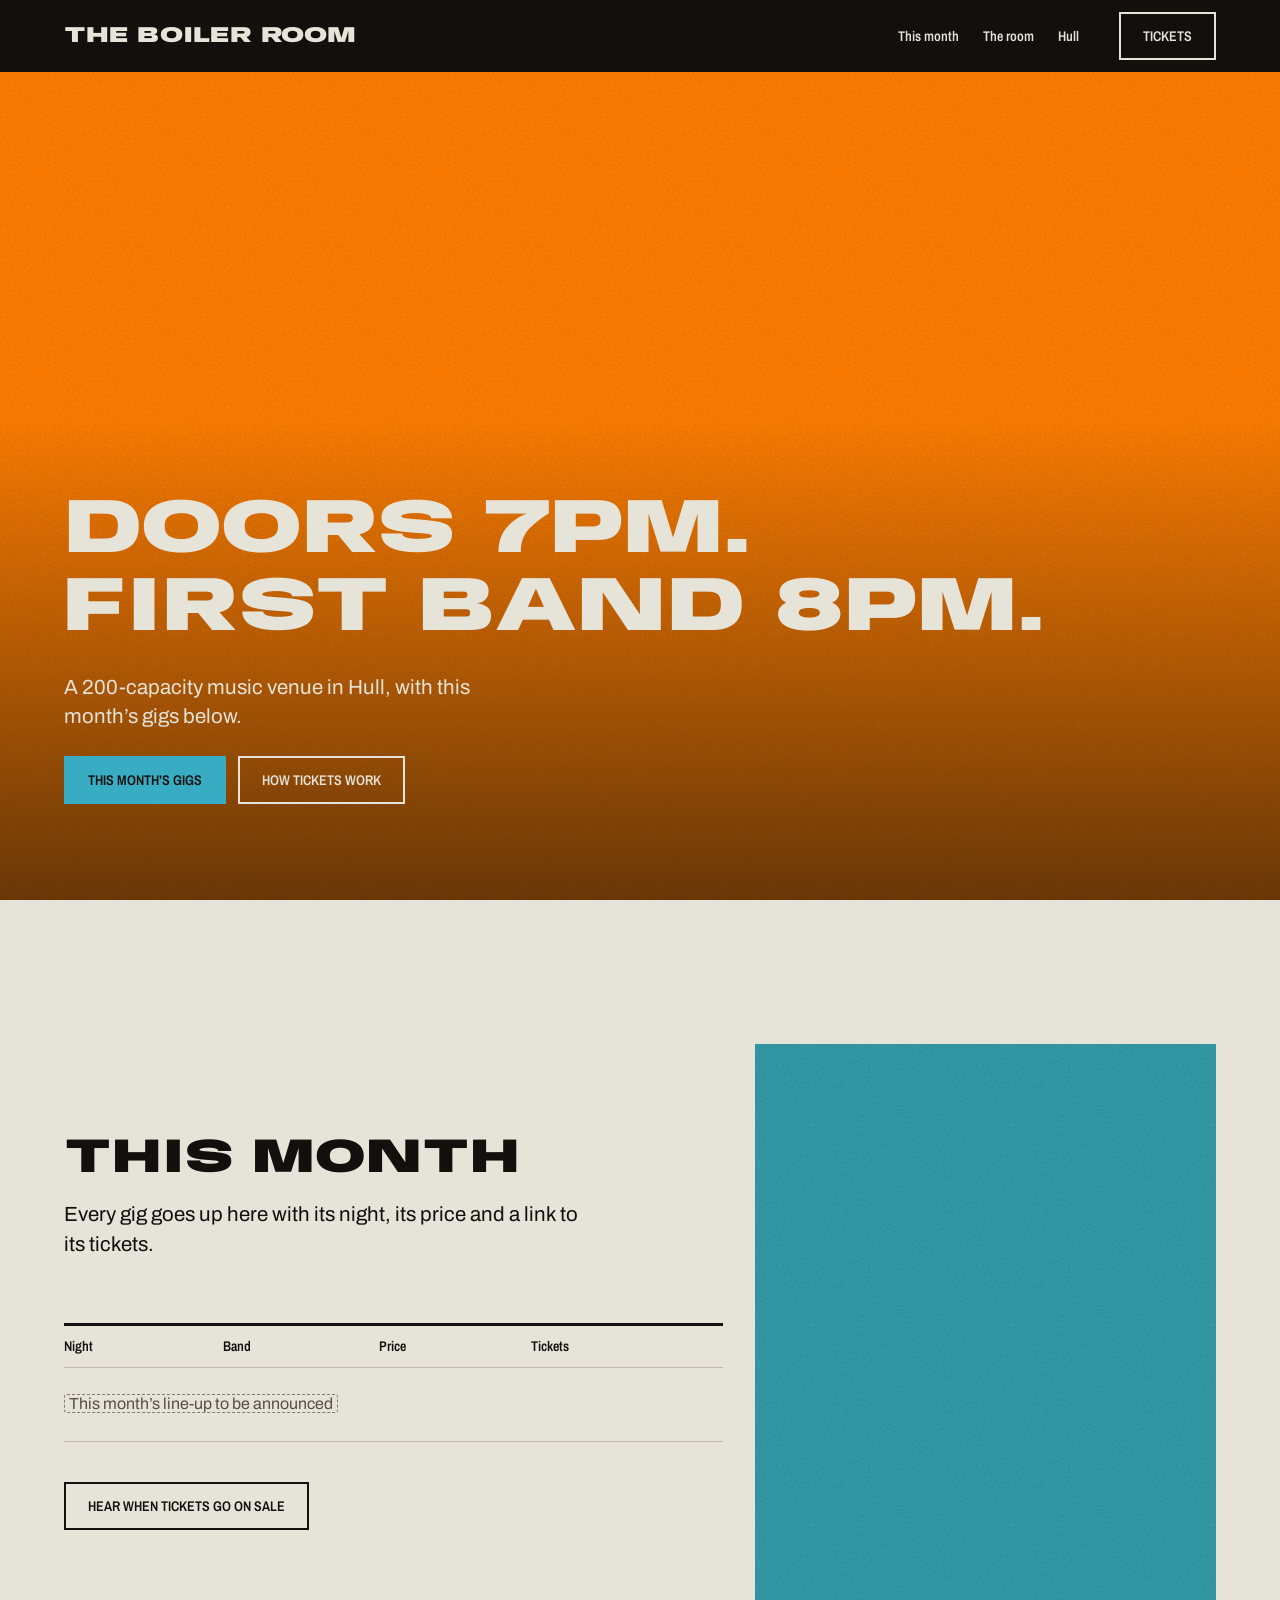
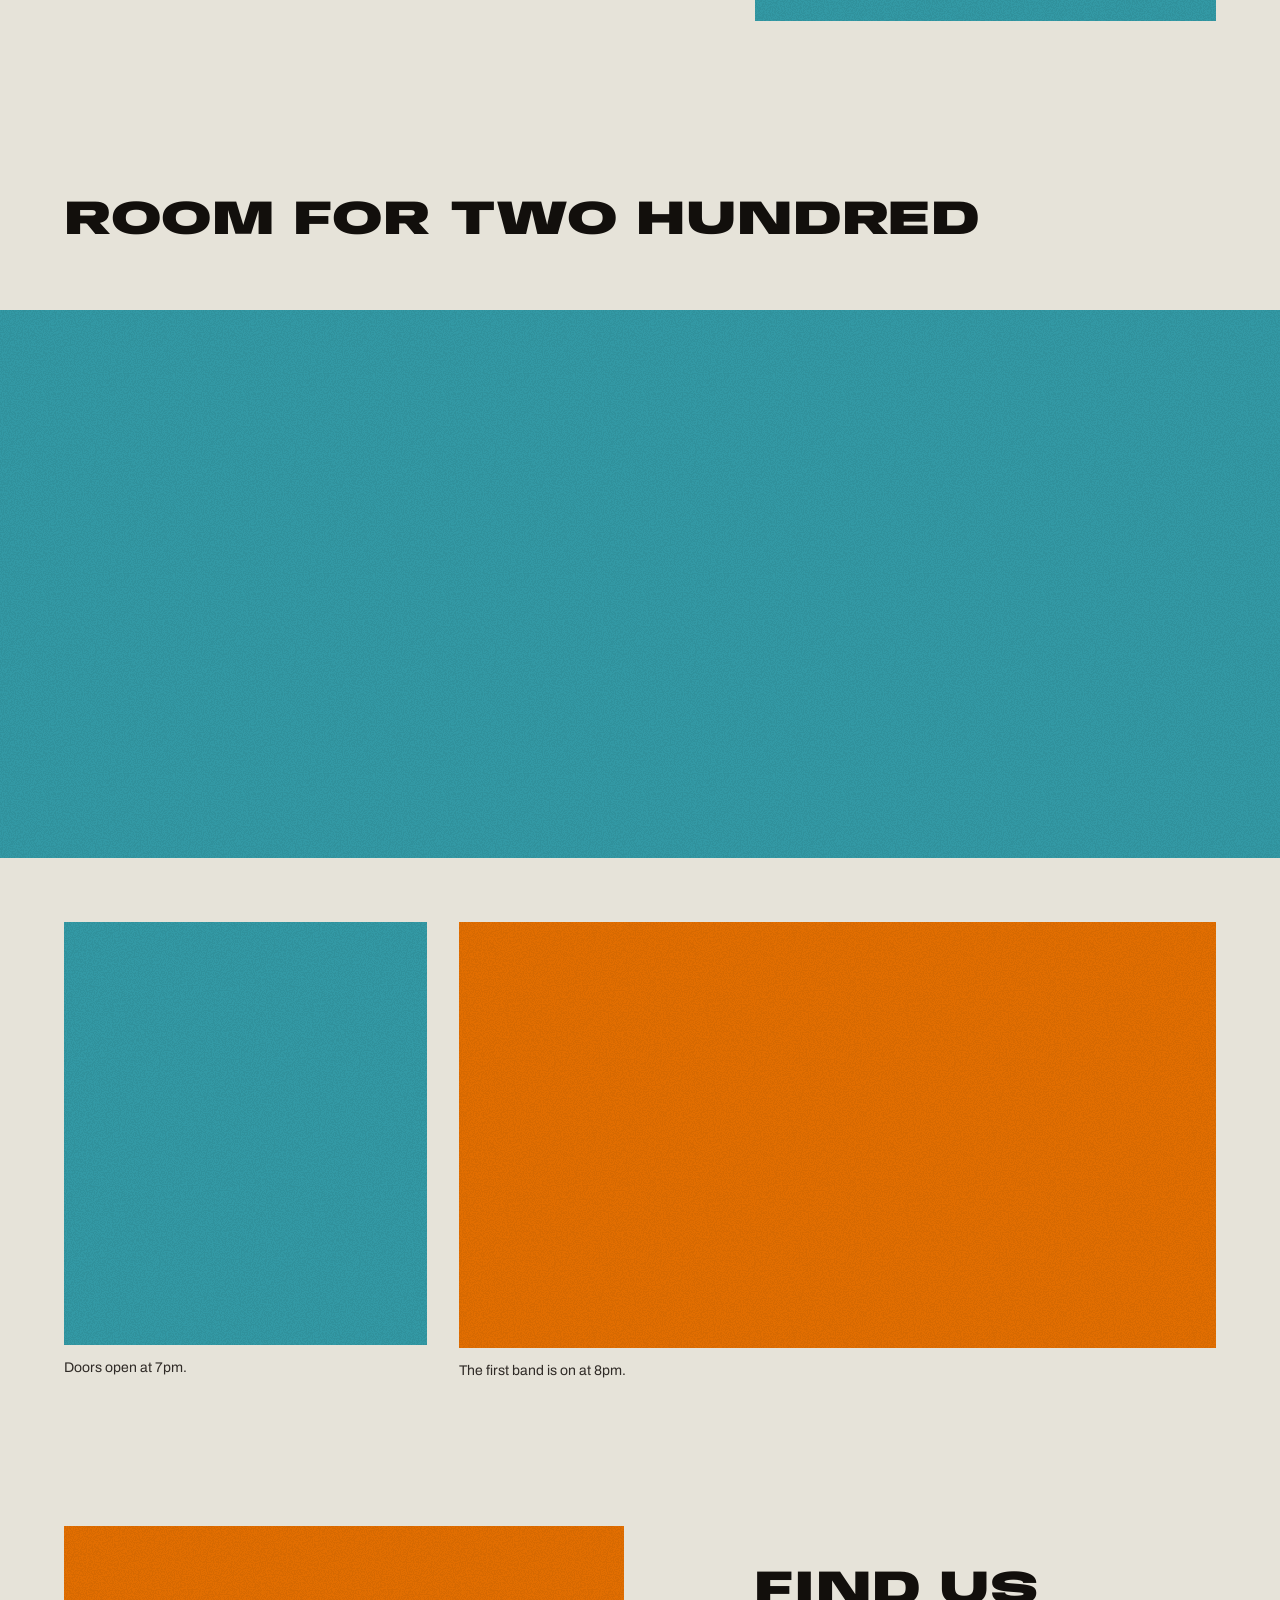
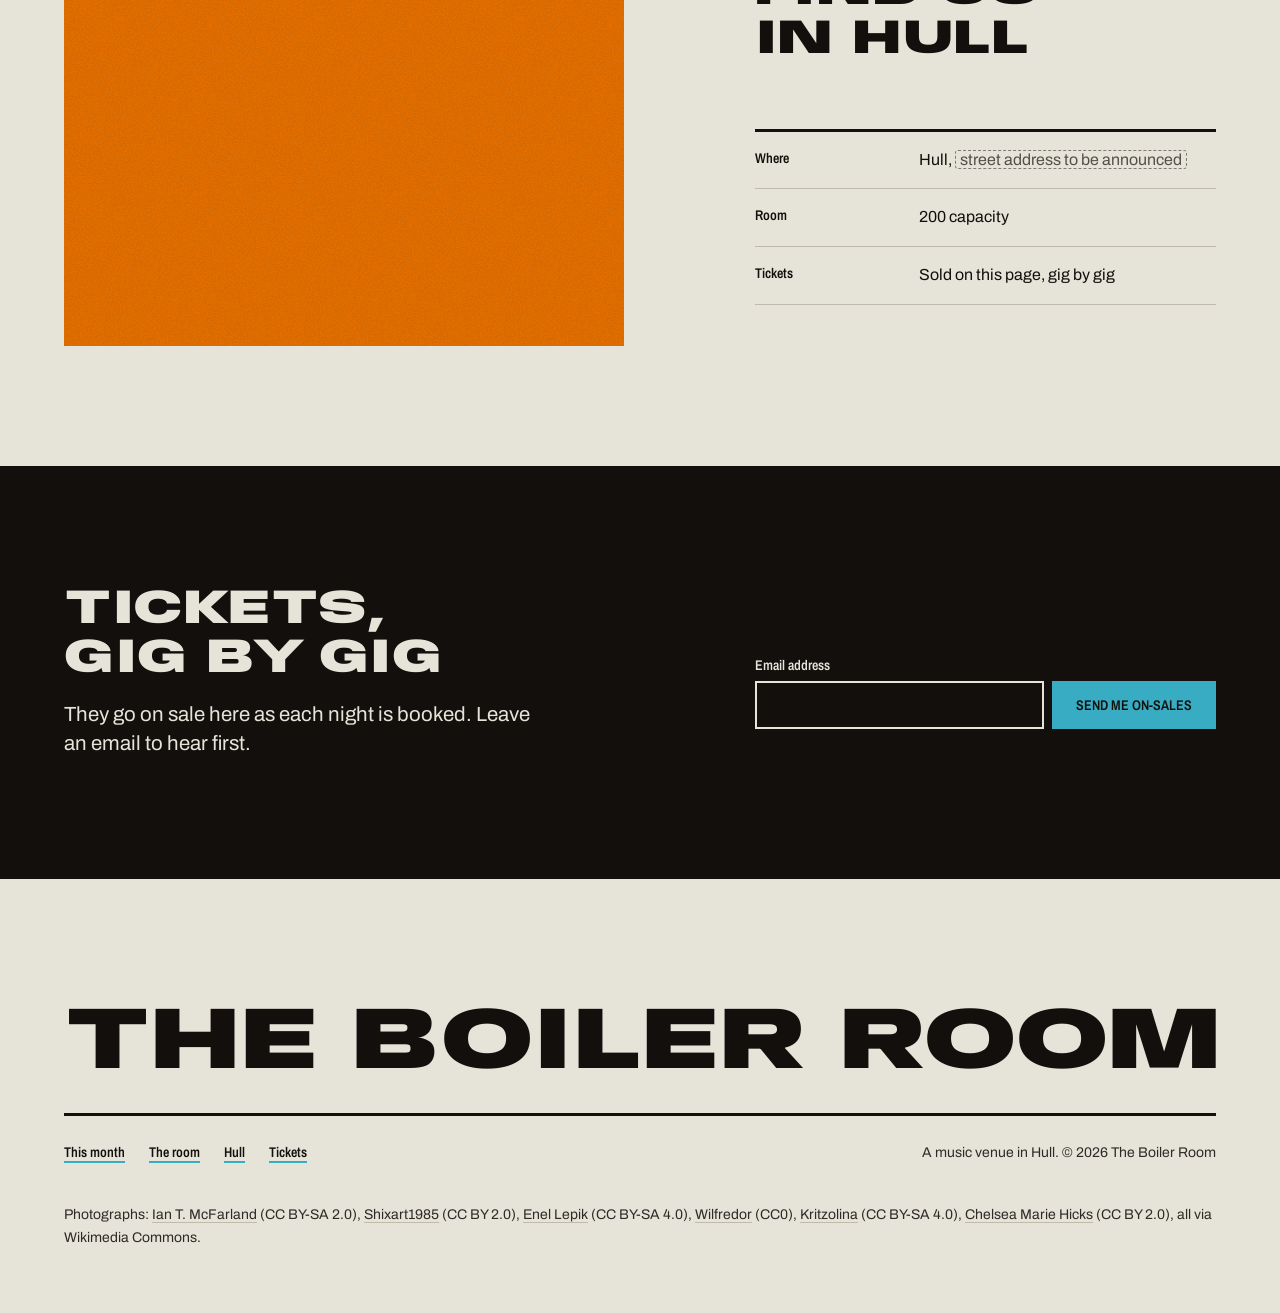
<file: .claude/skills/hallmark/scripts/fixtures/exemplars/playful.html>
<!doctype html>
<html lang="en-GB">
<head>
<meta charset="utf-8">
<meta name="viewport" content="width=device-width, initial-scale=1">
<title>The Boiler Room, Hull: this month’s gigs and tickets</title>
<meta name="description" content="The Boiler Room is a 200-capacity music venue in Hull. Doors 7pm, first band 8pm. This month’s gigs and tickets.">
<link rel="preconnect" href="https://fonts.googleapis.com">
<link rel="preconnect" href="https://fonts.gstatic.com" crossorigin>
<link href="https://fonts.googleapis.com/css2?family=Anybody:wdth,wght@100..150,900&family=Archivo:wght@400;600&family=Archivo+Narrow:wght@600&display=swap" rel="stylesheet">
<style>
/* Hallmark · job: visit · shape: Photographic · genre: playful · theme: Overprint (by request)
 * hero: Poster · nav: slab, the ink bar with the wordmark in stock colour, three links and a knocked-out Tickets outline · footer: mast, the wordmark across the container over the bar rule · imagery: photographs, library 6, mono pulled through one pass each · signature: the bill knocked out of a gig photograph printed in the orange pass · overprint: newsprint
 * axes: light/grotesk-heavy/cool · posture: full-palette · contrast: pass · fold: pass · v2.0.0 */
/* Hallmark · pre-emit critique: P4 H5 E4 S4 R4 V4 · weakest: S, the brief names no acts, so the listing is one honest slot and the photographs and the two times carry the night */
/* Hallmark · hero-review: in-thread · fix · 2 findings · 1 resolved 1 partial (the stage act is a laptop duo; the library holds no band shot with a dark foot, so the handoff asks for the venue's own) · finish-review: in-thread · fix · 1 finding · 1 resolved (the bill's room under the Poster raised to 96px) · gap: the two passes never cross on this page, so the moss shows nowhere */
:root {
  color-scheme: light;
  --space-3xs: 2px; --space-2xs: 4px; --space-xs: 8px; --space-sm: 12px; --space-md: 16px; --space-lg: 24px; --space-xl: 40px; --space-2xl: 64px; --space-3xl: 96px; --space-4xl: 144px;
  --text-xs: 0.8125rem; --text-sm: 0.875rem; --text-md: 1rem; --text-lg: 1.25rem; --text-xl: 1.5625rem; --text-2xl: 1.953rem; --text-3xl: 2.441rem;
  --text-display-s: clamp(2.25rem, 4vw + 0.5rem, 3.75rem); --text-display: clamp(2.75rem, 5vw + 1rem, 5.25rem);
  --text-section: clamp(2rem, 2.5vw + 1rem, 3.5rem); --text-title: clamp(1.25rem, 0.75vw + 0.875rem, 1.625rem); --text-lead: clamp(1.125rem, 0.35vw + 1rem, 1.375rem);
  --ease-out: cubic-bezier(0.16, 1, 0.3, 1); --ease-in: cubic-bezier(0.7, 0, 0.84, 0); --ease-in-out: cubic-bezier(0.65, 0, 0.35, 1);
  --dur-micro: 120ms; --dur-short: 220ms; --dur-long: 420ms;
  --color-error: oklch(52% 0.19 27); --color-success: oklch(50% 0.12 150);
  --container: 1440px; --gutter: 64px; --gap-columns: 32px; --section-gap-s: 120px; --section-gap: 144px; --section-gap-l: 176px;
  --z-base: 1; --z-raised: 10; --z-dropdown: 100; --z-sticky: 200; --z-sticky-nav: 300; --z-modal: 400; --z-toast: 500; --z-tooltip: 600;
  --color-paper: oklch(91.5% 0.014 92); --color-paper-2: oklch(88% 0.017 90); --color-paper-3: oklch(84% 0.02 88);
  --color-ink: oklch(17% 0.008 60); --color-ink-2: oklch(29% 0.01 60); --color-muted: oklch(43% 0.012 70);
  --color-rule: oklch(79% 0.02 85);
  --color-accent: oklch(69% 0.105 213); --color-accent-ink: oklch(17% 0.008 60); --color-focus: oklch(44% 0.1 220);
  --color-accent-2: oklch(72% 0.185 52); --color-accent-2-ink: oklch(17% 0.008 60);
  --color-mix: oklch(40% 0.106 129);
  --blend: multiply; --texture-opacity: 0.05;
  --font-display: "Anybody", ui-sans-serif, sans-serif; --font-body: "Archivo", ui-sans-serif, sans-serif;
  --font-outlier: "Archivo Narrow", ui-sans-serif, sans-serif;
  --radius-card: 0; --radius-pill: 0; --rule-hair: 1px; --rule-bar: 3px;
  --shadow-card: none;
  --tracking-display: -0.01em; --display-stretch: 140%;
}
*, *::before, *::after { box-sizing: border-box; }
html, body { overflow-x: clip; }
html { scrollbar-color: var(--color-muted) var(--color-paper); scroll-padding-top: var(--space-3xl); }
body { margin: 0; background: var(--color-paper); color: var(--color-ink); font-family: var(--font-body); font-size: var(--text-md); line-height: 1.55; -webkit-font-smoothing: antialiased; caret-color: var(--color-accent); }
::selection { background: color-mix(in oklab, var(--color-accent-2) 40%, transparent); }
:focus-visible { outline: 2px solid var(--color-focus); outline-offset: 2px; }
a { color: inherit; text-decoration-thickness: 1px; text-underline-offset: 0.16em; }
h1, h2, h3 { margin: 0; font-family: var(--font-display); font-weight: var(--display-weight, 700); font-synthesis: none; letter-spacing: var(--tracking-display); line-height: 1.05; overflow-wrap: break-word; min-width: 0; text-wrap: balance; }
h1 { max-width: 20ch; font-size: var(--text-display); } h2 { max-width: 30ch; font-size: var(--text-section); } h3 { max-width: 40ch; font-size: var(--text-title); line-height: 1.2; }
.lead { font-size: var(--text-lead); line-height: 1.45; max-width: 52ch; }
p { margin: 0; text-wrap: pretty; }
p:not([class]) { max-width: 65ch; }
img, video { max-width: 100%; height: auto; display: block; }
svg { display: block; }
[hidden] { display: none !important; }
button, input, select, textarea { font: inherit; }
.container { width: 100%; max-width: var(--container); margin-inline: auto; padding-inline: var(--gutter); box-sizing: border-box; }
.num, .figure, td.num { font-variant-numeric: tabular-nums; }
.visually-hidden { position: absolute; width: 1px; height: 1px; overflow: hidden; clip-path: inset(50%); white-space: nowrap; }
[data-slot] { position: relative; overflow: hidden; background: linear-gradient(160deg, var(--color-paper-2, var(--color-paper)), var(--color-paper-3, var(--color-paper))); }
[data-slot] > img { position: absolute; inset: 0; width: 100%; height: 100%; object-fit: cover; z-index: 1; }
[data-slot]:has(> img) > :not(img):not([data-keep]) { display: none !important; }
@media (max-width: 60rem) { :root { --gutter: 24px; --section-gap-s: 80px; --section-gap: 96px; --section-gap-l: 120px; } }
@media (max-width: 40rem) { :root { --gutter: 16px; --section-gap-s: 56px; --section-gap: 72px; --section-gap-l: 96px; --gap-columns: 16px; } }
@media (prefers-reduced-motion: reduce) { *:not(.keep-motion), *:not(.keep-motion)::before, *:not(.keep-motion)::after { animation-duration: 0.01ms !important; animation-iteration-count: 1 !important; transition-duration: 0.01ms !important; scroll-behavior: auto !important; } }
/* photographs: mono con=30 */
[data-slot] > img { filter: grayscale(1) contrast(1.3); }
:root {
  --nav-h: 72px;
  --text-bill: clamp(2.125rem, 6vw, 5.75rem);
  --grain: url("data:image/svg+xml,%3Csvg xmlns='http://www.w3.org/2000/svg' width='200' height='200'%3E%3Cfilter id='g'%3E%3CfeTurbulence type='fractalNoise' baseFrequency='0.85' numOctaves='2' stitchTiles='stitch'/%3E%3CfeColorMatrix values='0 0 0 0 0 0 0 0 0 0 0 0 0 0 0 0 0 0 9 -4'/%3E%3C/filter%3E%3Crect width='100%25' height='100%25' filter='url(%23g)'/%3E%3C/svg%3E");
}

h1, h2, h3 { font-weight: 900; font-stretch: var(--display-stretch); text-transform: uppercase; line-height: 1.02; }

/* the skip link */
.skip { position: absolute; left: var(--space-md); top: calc(-1 * var(--space-3xl)); z-index: var(--z-toast); padding: var(--space-xs) var(--space-md); background: var(--color-ink); color: var(--color-paper); }
.skip:focus-visible { top: var(--space-md); outline-color: var(--color-accent); }

/* controls: the pass-1 fill beside an inset ink outline; the press changes a fill at once */
.btn { display: inline-flex; align-items: center; justify-content: center; min-height: 48px; padding: 0 var(--space-lg); border: 0; border-radius: 0; background: none; font: 600 var(--text-sm)/1 var(--font-outlier); text-transform: uppercase; text-decoration: none; white-space: nowrap; cursor: pointer; }
.btn--primary { background: var(--color-accent); color: var(--color-accent-ink); }
.btn--primary:hover { background: color-mix(in oklab, var(--color-accent) 78%, var(--color-ink)); }
.btn--primary:active { background: color-mix(in oklab, var(--color-accent) 62%, var(--color-ink)); }
.btn--secondary { box-shadow: inset 0 0 0 2px var(--color-ink); color: var(--color-ink); }
.btn--secondary:hover { background: var(--color-ink); color: var(--color-paper); }
.btn--secondary:active { background: var(--color-ink-2); color: var(--color-paper); }
.btn--knock { box-shadow: inset 0 0 0 2px var(--color-paper); color: var(--color-paper); }
.btn--knock:hover { background: var(--color-paper); color: var(--color-ink); }
.btn--knock:active { background: var(--color-paper-3); color: var(--color-ink); }
.btn:focus-visible { outline: 2px solid var(--color-focus); outline-offset: 2px; }
.btn:disabled, .btn[aria-disabled="true"] { opacity: 0.55; cursor: not-allowed; }

/* the two passes: flat fills, multiplied, a photograph pulled through one of them */
.pass-1 { background: var(--color-accent); color: var(--color-accent-ink); mix-blend-mode: var(--blend); }
.pass-2 { background: var(--color-accent-2); color: var(--color-accent-2-ink); mix-blend-mode: var(--blend); }
.pass-1 > img, .pass-2 > img { mix-blend-mode: var(--blend); }
.grain { isolation: isolate; }
.grain::after { content: ""; position: absolute; inset: 0; z-index: 2; pointer-events: none; opacity: var(--texture-opacity); background: var(--grain) 0 0 / 200px; }

/* nav: the slab */
.slab { background: var(--color-ink); color: var(--color-paper); }
.slab__inner { display: flex; align-items: center; justify-content: space-between; gap: var(--space-lg); min-height: var(--nav-h); }
.wordmark { font: 900 1.375rem/1 var(--font-display); font-stretch: var(--display-stretch); text-transform: uppercase; letter-spacing: var(--tracking-display); color: var(--color-paper); text-decoration: none; white-space: nowrap; }
.slab__nav { display: flex; align-items: center; gap: var(--space-xl); }
.slab__links { display: flex; gap: var(--space-lg); margin: 0; padding: 0; list-style: none; }
.slab__links a { font: 600 var(--text-sm)/1 var(--font-outlier); color: var(--color-paper); text-decoration: underline; text-decoration-color: transparent; text-decoration-thickness: 2px; text-underline-offset: 0.35em; white-space: nowrap; }
.slab__links a:hover { text-decoration-color: var(--color-accent); }
.slab :focus-visible, .hero :focus-visible, .wordmark:focus-visible { outline: 2px solid var(--color-accent); outline-offset: 3px; }

/* hero: Poster, the bill knocked out to the stock over the photograph's darkest third */
.hero { position: relative; isolation: isolate; display: grid; align-items: end; min-height: calc(100dvh - var(--nav-h)); background: var(--color-ink); color: var(--color-paper); }
.hero__photo { position: absolute; inset: 0; margin: 0; z-index: 0; mix-blend-mode: normal; }
.hero__photo > img { object-position: 50% 40%; }
.hero__scrim { position: absolute; inset: 0; z-index: 1; pointer-events: none; background: linear-gradient(to top, color-mix(in oklab, var(--color-ink) 62%, transparent), transparent 58%); }
.hero__inner { position: relative; z-index: 3; display: grid; justify-items: start; gap: var(--space-lg); padding-block: var(--space-3xl); }
.hero__head { max-width: none; font-size: var(--text-bill); color: var(--color-paper); }
.hero__lead { max-width: 34ch; color: var(--color-paper); }
.hero__actions { display: flex; flex-wrap: wrap; gap: var(--space-sm); }

/* photographs: square, no frame, each printed through one pass */
.photo { position: relative; margin: 0; }
.photo--tall { aspect-ratio: 4 / 5; }
.photo--wide { aspect-ratio: 21 / 9; width: 100%; }
.photo--hull { aspect-ratio: 4 / 3; }
.caption { margin-top: var(--space-sm); font-size: var(--text-sm); color: var(--color-ink-2); }
.fill { padding: 0 0.25em; border: 1px dashed color-mix(in oklch, var(--color-muted) 70%, transparent); border-radius: 3px; color: var(--color-muted); -webkit-box-decoration-break: clone; box-decoration-break: clone; }

/* this month: the listing beside a photograph in the teal pass */
.listing { padding-top: var(--section-gap); }
.listing__grid { display: grid; grid-template-columns: repeat(12, minmax(0, 1fr)); column-gap: var(--gap-columns); align-items: center; }
.listing__text { grid-column: 1 / 8; display: grid; justify-items: start; }
.listing__text .lead { margin-top: var(--space-md); max-width: 44ch; }
.listing__shot { grid-column: 8 / 13; margin: 0; }
.bill { width: 100%; margin-block: var(--space-2xl) var(--space-xl); border-collapse: collapse; border-top: var(--rule-bar) solid var(--color-ink); font-variant-numeric: tabular-nums; }
.bill th { padding: var(--space-sm) var(--space-md) var(--space-sm) 0; border-bottom: var(--rule-hair) solid var(--color-rule); font: 600 var(--text-sm)/1.2 var(--font-outlier); text-align: left; white-space: nowrap; }
.bill td { padding: var(--space-lg) 0; border-bottom: var(--rule-hair) solid var(--color-rule); }

/* the room: the stage before doors, full bleed, then the night in two */
.room { padding-top: var(--section-gap-l); }
.room h2 { margin-bottom: var(--space-2xl); }
.room__pair { display: grid; grid-template-columns: repeat(12, minmax(0, 1fr)); column-gap: var(--gap-columns); margin-top: var(--space-2xl); }
.room__shot { margin: 0; }
.room__shot--doors { grid-column: 1 / 5; }
.room__shot--doors .photo { aspect-ratio: 6 / 7; }
.room__shot--band { grid-column: 5 / 13; }
.room__shot--band .photo { aspect-ratio: 16 / 9; }

/* hull: the photograph on the other side, the facts as a list under the bar rule */
.hull { padding-block: var(--section-gap) var(--section-gap-s); }
.hull__grid { display: grid; grid-template-columns: repeat(12, minmax(0, 1fr)); column-gap: var(--gap-columns); align-items: center; }
.hull__grid > .photo { grid-column: 1 / 7; }
.hull__text { grid-column: 8 / 13; }
.facts { margin: var(--space-2xl) 0 0; border-top: var(--rule-bar) solid var(--color-ink); }
.facts > div { display: grid; grid-template-columns: minmax(0, 1fr) minmax(0, 2fr); gap: var(--space-md); padding-block: var(--space-md); border-bottom: var(--rule-hair) solid var(--color-rule); }
.facts dt { font: 600 var(--text-sm)/1.5 var(--font-outlier); }
.facts dd { margin: 0; }

/* tickets: the ink band, stock type, the on-sale field */
.tickets { padding-block: var(--section-gap-s); background: var(--color-ink); color: var(--color-paper); }
.tickets__grid { display: grid; grid-template-columns: repeat(12, minmax(0, 1fr)); column-gap: var(--gap-columns); align-items: end; }
.tickets__text { grid-column: 1 / 8; }
.tickets__text .lead { margin-top: var(--space-md); max-width: 40ch; }
.onsale { grid-column: 8 / 13; }
.onsale label { display: block; margin-bottom: var(--space-xs); font: 600 var(--text-sm)/1.2 var(--font-outlier); }
.onsale__row { display: flex; gap: var(--space-xs); }
.onsale input { flex: 1; min-width: 0; min-height: 48px; padding: 0 var(--space-md); border: 0; border-radius: 0; background: var(--color-ink); color: var(--color-paper); box-shadow: inset 0 0 0 2px var(--color-paper); font: 400 var(--text-md) var(--font-body); outline: 2px solid transparent; outline-offset: 2px; }
.onsale input:focus-visible { outline-color: var(--color-accent); }
.onsale input[aria-invalid] { box-shadow: inset 0 0 0 2px var(--color-error); }
.onsale__help { min-height: 1lh; margin-top: var(--space-xs); font-size: var(--text-sm); color: var(--color-paper-3); }
.tickets :focus-visible { outline-color: var(--color-accent); }

/* footer: the mast */
.mast { padding-block: var(--section-gap-s) var(--space-2xl); }
.mast__word { margin: 0; font: 900 clamp(1.5rem, 6.85vw, 6.15rem)/1.02 var(--font-display); font-stretch: var(--display-stretch); text-transform: uppercase; letter-spacing: var(--tracking-display); white-space: nowrap; }
.mast__row { display: flex; flex-wrap: wrap; align-items: baseline; justify-content: space-between; gap: var(--space-lg); margin-top: var(--space-lg); padding-top: var(--space-lg); border-top: var(--rule-bar) solid var(--color-ink); }
.mast__links { display: flex; flex-wrap: wrap; gap: var(--space-lg); margin: 0; padding: 0; list-style: none; }
.mast__links a { font: 600 var(--text-sm)/1.2 var(--font-outlier); text-decoration: underline; text-decoration-color: var(--color-accent); text-decoration-thickness: 2px; text-underline-offset: 0.3em; }
.mast__links a:hover { text-decoration-color: var(--color-ink); }
.mast__note { margin: 0; font-size: var(--text-sm); color: var(--color-ink-2); }
.mast__credits { max-width: none; margin: var(--space-xl) 0 0; font-size: var(--text-sm); line-height: 1.6; color: var(--color-ink-2); }
.mast__credits span { white-space: nowrap; }
.mast__credits a { color: inherit; text-decoration: underline; text-decoration-color: var(--color-rule); text-decoration-thickness: 1px; text-underline-offset: 0.2em; }
.mast__credits a:hover { text-decoration-color: var(--color-ink); }

@media (max-width: 60rem) {
  .slab__links { display: none; }
  .hero { min-height: calc(92dvh - var(--nav-h)); }
  .listing__text, .listing__shot, .hull__grid > .photo, .hull__text, .tickets__text, .onsale { grid-column: 1 / -1; }
  .listing__shot, .hull__text, .onsale { margin-top: var(--space-2xl); }
  .room__shot--doors, .room__shot--band { grid-column: 1 / -1; }
  .room__shot--band { margin-top: var(--space-xl); }
}
@media (max-width: 40rem) {
  .wordmark { font-size: 1.0625rem; }
  .slab__nav { gap: var(--space-md); }
  .hero__inner { padding-block: var(--space-2xl) var(--space-xl); }
  .bill th:nth-child(n+3) { display: none; }
  .onsale__row { flex-direction: column; }
}
</style>
</head>
<body>
<a class="skip" href="#main">Skip to content</a>

<header class="slab">
  <div class="container slab__inner">
    <a class="wordmark" href="#main" aria-label="The Boiler Room, home">The Boiler Room</a>
    <nav class="slab__nav" aria-label="Main">
      <ul class="slab__links">
        <li><a href="#this-month">This month</a></li>
        <li><a href="#the-room">The room</a></li>
        <li><a href="#hull">Hull</a></li>
      </ul>
      <a class="btn btn--knock" href="#tickets">Tickets</a>
    </nav>
  </div>
</header>

<main id="main">
  <section class="hero" aria-labelledby="hero-head">
    <figure class="hero__photo pass-2 grain" data-slot="hero" data-alt="A gig night at the Boiler Room: the crowd from behind, hands up, the stage lit, with a dark lower half for the bill">
      <img src="https://upload.wikimedia.org/wikipedia/commons/thumb/d/d1/Lights_%282011-04-24_by_Ian_T._McFarland%29.jpg/1280px-Lights_%282011-04-24_by_Ian_T._McFarland%29.jpg" width="3198" height="2555" fetchpriority="high" alt="Two guitarists in silhouette on a small stage, lit through smoke" style="object-position: 55% 40%">
    </figure>
    <div class="hero__scrim" aria-hidden="true"></div>
    <div class="container hero__inner">
      <h1 id="hero-head" class="hero__head">Doors&nbsp;7pm.<br>First&nbsp;band 8pm.</h1>
      <p class="lead hero__lead">A 200-capacity music venue in Hull, with this month’s gigs below.</p>
      <div class="hero__actions">
        <a class="btn btn--primary" href="#this-month">This month’s gigs</a>
        <a class="btn btn--knock" href="#tickets">How tickets work</a>
      </div>
    </div>
  </section>

  <section id="this-month" class="listing" aria-labelledby="month-head">
    <div class="container listing__grid">
      <div class="listing__text">
        <h2 id="month-head">This month</h2>
        <p class="lead">Every gig goes up here with its night, its price and a link to its tickets.</p>
        <table class="bill">
          <caption class="visually-hidden">Gigs at the Boiler Room this month</caption>
          <thead>
            <tr><th scope="col">Night</th><th scope="col">Band</th><th scope="col">Price</th><th scope="col">Tickets</th></tr>
          </thead>
          <tbody>
            <tr><td colspan="4"><span class="fill" data-fill="line-up">This month’s line-up to be announced</span></td></tr>
          </tbody>
        </table>
        <a class="btn btn--secondary" href="#tickets">Hear when tickets go on sale</a>
      </div>
      <figure class="listing__shot">
        <div class="photo photo--tall pass-1 grain" data-slot="month" data-alt="A gig at the Boiler Room from the floor: a fan with both arms up, the band behind in the stage haze">
          <img src="https://upload.wikimedia.org/wikipedia/commons/thumb/f/f6/Energetic_guitarist_performs_on_stage_during_a_lively_music_festival_at_night%2C_surrounded_by_vibrant_lights_and_excited_fans.jpg/1280px-Energetic_guitarist_performs_on_stage_during_a_lively_music_festival_at_night%2C_surrounded_by_vibrant_lights_and_excited_fans.jpg" width="2300" height="1530" loading="lazy" alt="A long-haired guitarist playing under the stage lights in haze" style="object-position: 45% 55%">
        </div>
      </figure>
    </div>
  </section>

  <section id="the-room" class="room" aria-labelledby="room-head">
    <div class="container">
      <h2 id="room-head">Room for two hundred</h2>
    </div>
    <div class="photo photo--wide pass-1 grain" data-slot="room" data-alt="The Boiler Room before doors: the stage, the drum kit and the microphone, wide, from the floor">
      <img src="https://upload.wikimedia.org/wikipedia/commons/thumb/2/2f/Ansambel_SkaMeika%C2%B4.jpg/1280px-Ansambel_SkaMeika%C2%B4.jpg" width="5760" height="2880" loading="lazy" alt="The shadows of a band, horns and all, thrown on a lit screen behind the stage" style="object-position: 50% 55%">
    </div>
    <div class="container room__pair">
      <figure class="room__shot room__shot--doors">
        <div class="photo pass-1 grain" data-slot="doors" data-alt="People coming in at the Boiler Room as the doors open">
          <img src="https://upload.wikimedia.org/wikipedia/commons/thumb/e/e0/Man_playing_an_acoustic_brazilian_guitar_%28Viol%C3%A3o%29_on_Marco_Zero_Square%2C_Refice%2C_Pernambuco%2C_Brazil.jpg/1280px-Man_playing_an_acoustic_brazilian_guitar_%28Viol%C3%A3o%29_on_Marco_Zero_Square%2C_Refice%2C_Pernambuco%2C_Brazil.jpg" width="1920" height="1280" loading="lazy" alt="A weathered hand picking the strings of a resonator guitar" style="object-position: 30% 45%">
        </div>
        <figcaption class="caption">Doors open at 7pm.</figcaption>
      </figure>
      <figure class="room__shot room__shot--band">
        <div class="photo pass-2 grain" data-slot="band" data-alt="The first band of the night on the Boiler Room stage">
          <img src="https://upload.wikimedia.org/wikipedia/commons/thumb/4/4f/Kratzen_at_Puch_Open_Air_2024_02.jpg/1280px-Kratzen_at_Puch_Open_Air_2024_02.jpg" width="5472" height="3648" loading="lazy" alt="A bass player and a keyboard player on stage under the lights" style="object-position: 50% 40%">
        </div>
        <figcaption class="caption">The first band is on at 8pm.</figcaption>
      </figure>
    </div>
  </section>

  <section id="hull" class="hull" aria-labelledby="hull-head">
    <div class="container hull__grid">
      <div class="photo photo--hull pass-2 grain" data-slot="bar" data-alt="The Boiler Room on a gig night, the bar and the room from inside">
        <img src="https://upload.wikimedia.org/wikipedia/commons/thumb/5/51/Cure_cocktail_bar_New_Orleans_2011.jpg/1280px-Cure_cocktail_bar_New_Orleans_2011.jpg" width="4752" height="3168" loading="lazy" alt="A dim bar with lit shelves of bottles and a bartender at work" style="object-position: 25% 35%">
      </div>
      <div class="hull__text">
        <h2 id="hull-head">Find us in Hull</h2>
        <dl class="facts">
          <div><dt>Where</dt><dd>Hull, <span class="fill" data-fill="address">street address to be announced</span></dd></div>
          <div><dt>Room</dt><dd>200 capacity</dd></div>
          <div><dt>Tickets</dt><dd>Sold on this page, gig by gig</dd></div>
        </dl>
      </div>
    </div>
  </section>

  <section id="tickets" class="tickets" aria-labelledby="tickets-head">
    <div class="container tickets__grid">
      <div class="tickets__text">
        <h2 id="tickets-head">Tickets, gig by gig</h2>
        <p class="lead">They go on sale here as each night is booked. Leave an email to hear first.</p>
      </div>
      <form class="onsale" data-endpoint="" novalidate>
        <label for="onsale-email">Email address</label>
        <div class="onsale__row">
          <input id="onsale-email" name="email" type="email" inputmode="email" autocomplete="email" required>
          <button class="btn btn--primary" type="submit">Send me on-sales</button>
        </div>
        <p class="onsale__help" id="onsale-help" aria-live="polite"></p>
      </form>
    </div>
  </section>
</main>

<footer class="mast">
  <div class="container">
    <p class="mast__word">The Boiler Room</p>
    <div class="mast__row">
      <nav aria-label="Footer">
        <ul class="mast__links">
          <li><a href="#this-month">This month</a></li>
          <li><a href="#the-room">The room</a></li>
          <li><a href="#hull">Hull</a></li>
          <li><a href="#tickets">Tickets</a></li>
        </ul>
      </nav>
      <p class="mast__note">A music venue in Hull. © 2026 The Boiler Room</p>
    </div>
    <p class="mast__credits" data-credits>Photographs: <a href="https://commons.wikimedia.org/wiki/File:Lights_(2011-04-24_by_Ian_T._McFarland).jpg">Ian T. McFarland</a> <span>(CC BY-SA 2.0)</span>, <a href="https://commons.wikimedia.org/wiki/File:Energetic_guitarist_performs_on_stage_during_a_lively_music_festival_at_night,_surrounded_by_vibrant_lights_and_excited_fans.jpg">Shixart1985</a> <span>(CC BY 2.0)</span>, <a href="https://commons.wikimedia.org/wiki/File:Ansambel_SkaMeika%C2%B4.jpg">Enel Lepik</a> <span>(CC BY-SA 4.0)</span>, <a href="https://commons.wikimedia.org/wiki/File:Man_playing_an_acoustic_brazilian_guitar_(Viol%C3%A3o)_on_Marco_Zero_Square,_Refice,_Pernambuco,_Brazil.jpg">Wilfredor</a> <span>(CC0)</span>, <a href="https://commons.wikimedia.org/wiki/File:Kratzen_at_Puch_Open_Air_2024_02.jpg">Kritzolina</a> <span>(CC BY-SA 4.0)</span>, <a href="https://commons.wikimedia.org/wiki/File:Cure_cocktail_bar_New_Orleans_2011.jpg">Chelsea Marie Hicks</a> <span>(CC BY 2.0)</span>, all via Wikimedia Commons.</p>
  </div>
</footer>

<script>
document.querySelectorAll('form[data-endpoint]').forEach((form) => {
  const input = form.querySelector('input'), help = form.querySelector('[aria-live]');
  form.addEventListener('submit', (e) => {
    e.preventDefault();
    const ok = input.checkValidity();
    input.toggleAttribute('aria-invalid', !ok);
    if (!ok) { input.setAttribute('aria-describedby', help.id); help.textContent = 'That address looks incomplete. Write it as name@example.com.'; input.focus(); return; }
    if (!form.dataset.endpoint) { help.textContent = 'Nothing was sent: this form is not connected yet.'; return; }
    fetch(form.dataset.endpoint, { method: 'POST', body: new FormData(form) })
      .then((r) => { help.textContent = r.ok ? 'Thanks. On-sales go to ' + input.value.trim() + '.' : 'That did not go through. Try again in a minute.'; })
      .catch(() => { help.textContent = 'That did not go through. Try again in a minute.'; });
  });
});
window.hallmarkSlots = (m) => { for (const [k, v] of Object.entries(m)) { const s = document.querySelector(`[data-slot="${k}"]`); if (!s) continue; const im = new Image(); im.src = typeof v === 'string' ? v : v.src; im.alt = (typeof v === 'object' && v.alt) || s.dataset.alt || ''; s.querySelectorAll(':scope > img').forEach((o) => o.remove()); s.prepend(im); } };
document.querySelectorAll('[data-slot] > img').forEach((i) => { if (i.complete && !i.naturalWidth) i.remove(); else i.addEventListener('error', () => i.remove(), { once: true }); });
</script>
</body>
</html>
</file>
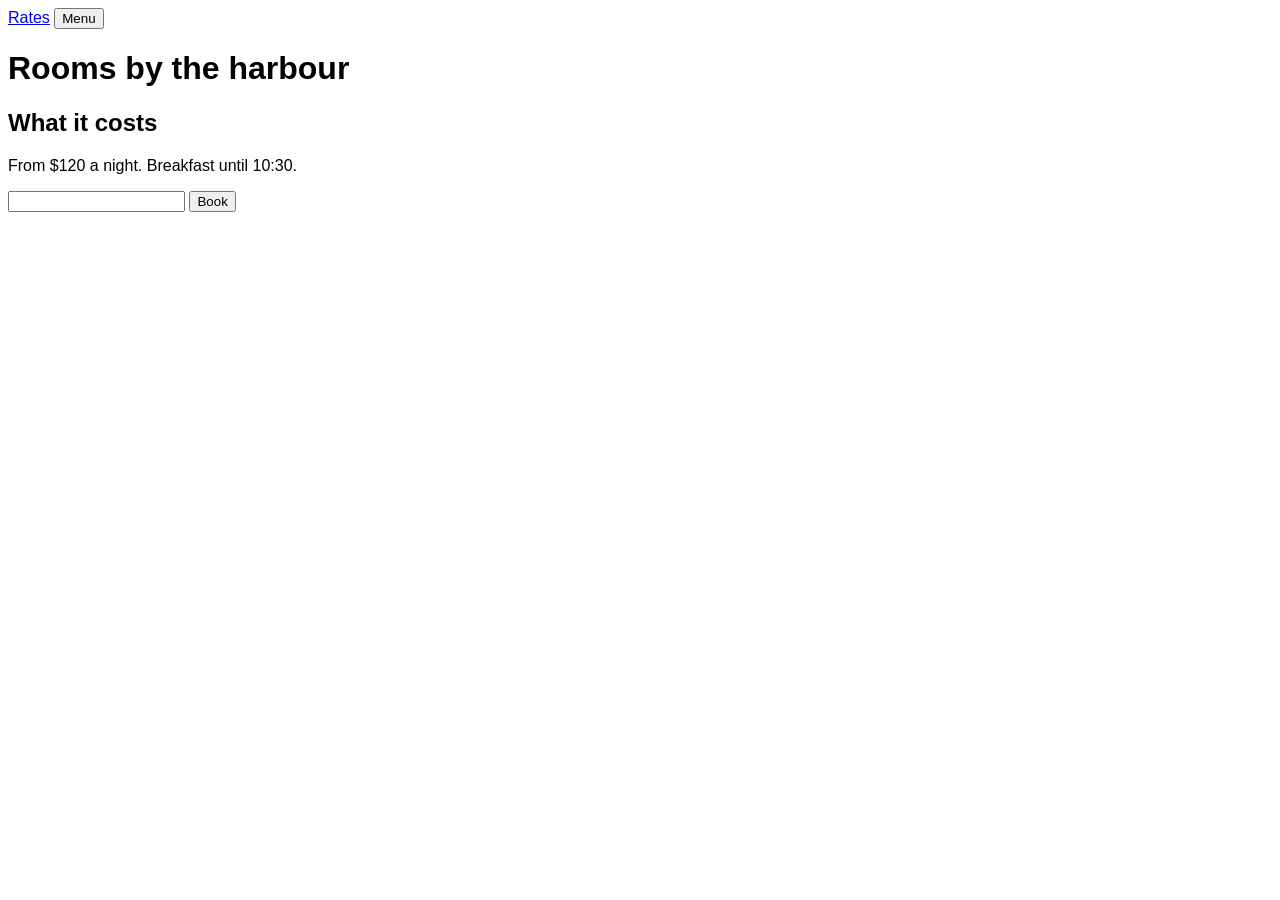
<file: .claude/skills/hallmark/scripts/fixtures/kept/after.html>
<!doctype html>
<html lang="en">
<head>
<meta charset="utf-8">
<meta name="viewport" content="width=device-width, initial-scale=1">
<title>Kept fixture, the page after</title>
<meta name="description" content="A careless redesign: one link, one field, one handler, one test hook and one script hook are gone, and one heading is reworded.">
<style>
/* Hallmark · shape: fixture · genre: editorial · theme: fixture (by request) · redesign: full */
/* Hallmark · dropped mailto:desk@example.com · the desk address is retired and the form replaces it */
body { font-family: sans-serif; }
</style>
</head>
<body>
<nav id="site-nav"><a href="#rates">Rates</a> <button id="menu-button" type="button">Menu</button></nav>
<h1>Rooms by the harbour</h1>
<h2 id="rates">What it costs</h2>
<p>From $120 a night. Breakfast until 10:30.</p>
<form action="https://example.com/api/book" method="post">
  <input name="email" type="email">
  <button type="submit">Book</button>
</form>
<script>
document.getElementById('nav-toggle').addEventListener('click', function () { document.querySelector('#site-nav').classList.toggle('is-open'); });
</script>
</body>
</html>
</file>
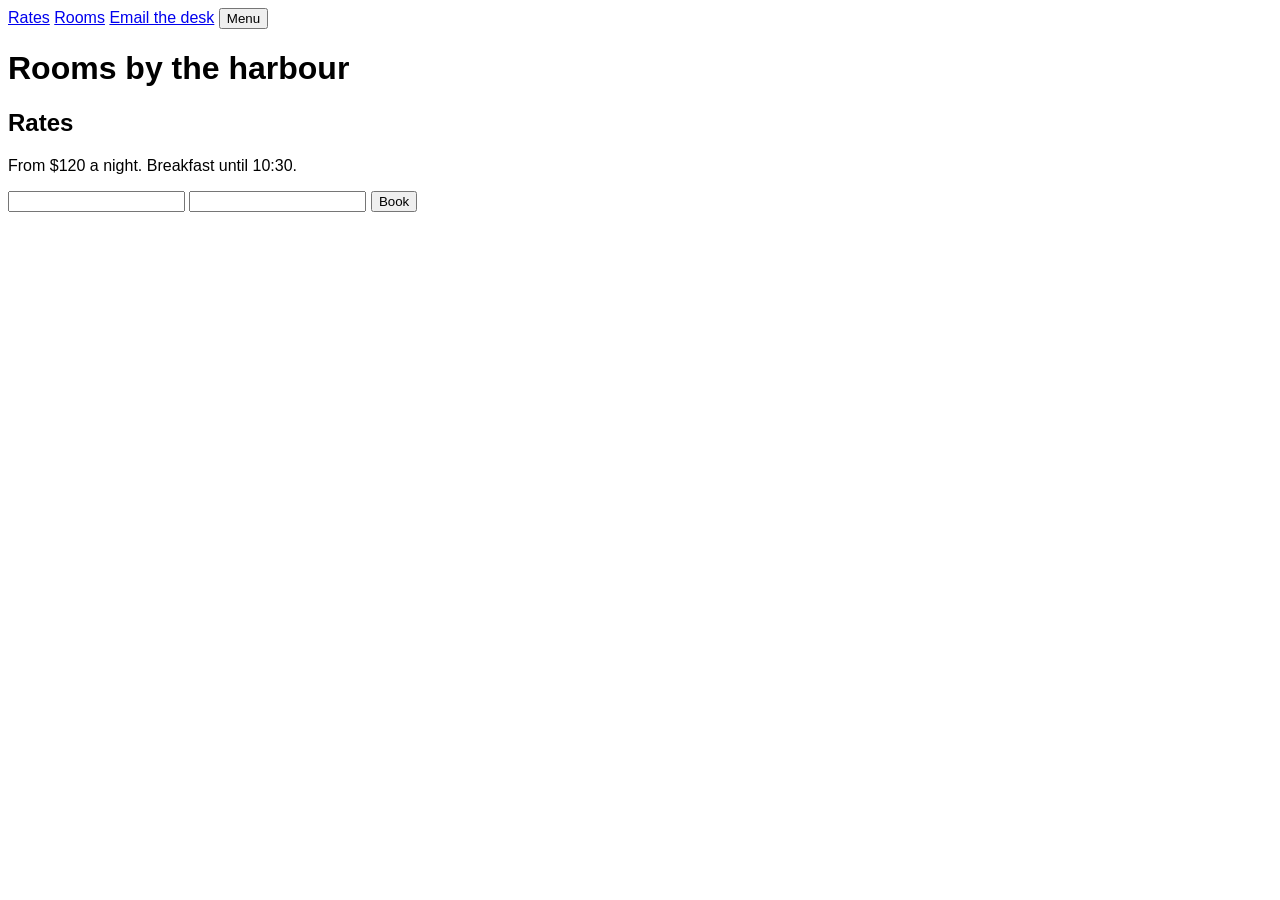
<file: .claude/skills/hallmark/scripts/fixtures/kept/before.html>
<!doctype html>
<html lang="en">
<head>
<meta charset="utf-8">
<meta name="viewport" content="width=device-width, initial-scale=1">
<title>Kept fixture, the page before</title>
<meta name="description" content="The page a redesign starts from; after.html drops one of everything the record holds.">
<style>
body { font-family: sans-serif; }
</style>
</head>
<body>
<nav id="site-nav"><a href="#rates">Rates</a> <a href="rooms.html">Rooms</a> <a href="mailto:desk@example.com">Email the desk</a> <button id="nav-toggle" type="button">Menu</button></nav>
<h1>Rooms by the harbour</h1>
<h2 id="rates">Rates</h2>
<p>From $120 a night. Breakfast until 10:30.</p>
<form action="https://example.com/api/book" method="post">
  <input name="email" type="email">
  <input name="nights" type="number">
  <button type="submit" onclick="track('book')" data-testid="book-button">Book</button>
</form>
<script>
document.getElementById('nav-toggle').addEventListener('click', function () { document.querySelector('#site-nav').classList.toggle('is-open'); });
</script>
</body>
</html>
</file>
<file: style.css>
/* =========================================
   1. DESIGN TOKENS
   Layout follows working photographers' sites: fixed sidebar, work first,
   photos at their natural ratio, quiet type. Dark is the default theme.
   ========================================= */
:root {
    color-scheme: dark;

    --color-bg: #111110;
    --color-surface: #1a1a18;
    --color-overlay: rgba(17, 17, 16, 0.95);

    /* Contrast on --color-bg: 15.5:1 / 6.4:1 */
    --color-text-primary: #ebe8e2;
    --color-text-secondary: #9a968e;

    --color-border: rgba(235, 232, 226, 0.12);
    --color-border-strong: rgba(235, 232, 226, 0.36);
    --color-success: #7fd6a0;
    --color-error: #ff8a80;

    --font-display: 'Newsreader', Georgia, serif;
    --font-body: 'Be Vietnam Pro', system-ui, sans-serif;

    --sidebar-w: 248px;
    --gutter: clamp(16px, 4vw, 64px);
    --topbar-h: 64px;

    --ease-out: cubic-bezier(0.16, 1, 0.3, 1);
    --dur-fast: 200ms;
    --dur-base: 350ms;
    --dur-slow: 700ms;

    --z-menu: 90;
    --z-nav: 100;
    --z-modal: 400;
    --z-lightbox: 500;
    --z-skip: 1000;
}

:root[data-theme="light"] {
    color-scheme: light;

    --color-bg: #f4f1ec;
    --color-surface: #eae6df;
    --color-overlay: rgba(244, 241, 236, 0.96);

    /* Contrast on --color-bg: 15.6:1 / 5.4:1 */
    --color-text-primary: #1a1917;
    --color-text-secondary: #66625b;

    --color-border: rgba(26, 25, 23, 0.12);
    --color-border-strong: rgba(26, 25, 23, 0.36);
    --color-success: #276b43;
    --color-error: #b3261e;
}

/* =========================================
   2. RESET & BASE
   ========================================= */
*,
*::before,
*::after {
    margin: 0;
    padding: 0;
    box-sizing: border-box;
}

html {
    scroll-behavior: smooth;
    -webkit-text-size-adjust: 100%;
}

body {
    background-color: var(--color-bg);
    color: var(--color-text-primary);
    font-family: var(--font-body);
    font-size: 0.95rem;
    line-height: 1.7;
    overflow-x: hidden;
    -webkit-font-smoothing: antialiased;
    -moz-osx-font-smoothing: grayscale;
    transition: background-color var(--dur-base) ease, color var(--dur-base) ease;
}

::selection {
    background: var(--color-text-primary);
    color: var(--color-bg);
}

.skip-link {
    position: fixed;
    left: 16px;
    top: -60px;
    z-index: var(--z-skip);
    padding: 12px 16px;
    background: var(--color-text-primary);
    color: var(--color-bg);
    font-size: 0.85rem;
}

.skip-link:focus {
    top: 16px;
}

a {
    color: inherit;
    text-decoration: none;
    transition: color var(--dur-fast) ease, opacity var(--dur-fast) ease;
}

button {
    font: inherit;
    color: inherit;
    touch-action: manipulation;
}

:focus-visible {
    outline: 2px solid var(--color-text-primary);
    outline-offset: 3px;
}

img {
    display: block;
    max-width: 100%;
    height: auto;
}

figure {
    margin: 0;
}

/* =========================================
   3. TYPOGRAPHY
   ========================================= */
h1, h2, h3 {
    font-family: var(--font-display);
    font-weight: 400;
    color: var(--color-text-primary);
    text-wrap: balance;
}

.section-title {
    font-size: clamp(2rem, 3.6vw, 3rem);
    line-height: 1.15;
    letter-spacing: -0.015em;
}

.lead {
    font-family: var(--font-display);
    font-size: clamp(1.3rem, 2vw, 1.6rem);
    line-height: 1.45;
    margin-bottom: 1.5rem;
}

.text-link {
    display: inline-flex;
    align-items: center;
    gap: 10px;
    min-height: 44px;
    font-weight: 500;
    border-bottom: 1px solid var(--color-border-strong);
    transition: border-color var(--dur-fast) ease;
}

.text-link i {
    font-size: 0.8em;
    transition: transform var(--dur-base) var(--ease-out);
}

.text-link:hover {
    border-color: var(--color-text-primary);
}

.text-link:hover .fa-arrow-down { transform: translateY(3px); }
.text-link:hover .fa-arrow-right { transform: translateX(3px); }

/* =========================================
   4. SIDEBAR (desktop) / TOP BAR (mobile)
   ========================================= */
.navbar {
    position: fixed;
    z-index: var(--z-nav);
    top: 0;
    left: 0;
    bottom: 0;
    width: var(--sidebar-w);
    padding: 40px 32px;
    border-right: 1px solid var(--color-border);
    background: var(--color-bg);
    transition: background-color var(--dur-base) ease;
}

.nav-container {
    height: 100%;
    display: flex;
    flex-direction: column;
    gap: 48px;
}

.logo {
    position: relative;
    z-index: calc(var(--z-nav) + 1);
    display: flex;
    flex-direction: column;
    line-height: 1.2;
}

.logo-name {
    font-family: var(--font-display);
    font-size: 1.6rem;
}

.logo-role {
    margin-top: 4px;
    font-size: 0.8rem;
    color: var(--color-text-secondary);
}

.nav-primary {
    flex: 1;
}

.nav-links {
    display: flex;
    flex-direction: column;
    list-style: none;
}

.nav-item {
    display: flex;
    align-items: center;
    gap: 10px;
    min-height: 40px;
    color: var(--color-text-secondary);
}

.nav-item::before {
    content: '';
    width: 0;
    height: 1px;
    background: currentColor;
    transition: width var(--dur-base) var(--ease-out);
}

.nav-links .nav-item:hover,
.nav-links .nav-item.active {
    color: var(--color-text-primary);
}

.nav-links .nav-item.active::before {
    width: 16px;
}

.nav-tools {
    display: flex;
    flex-wrap: wrap;
    gap: 8px;
}

.icon-btn {
    position: relative;
    z-index: calc(var(--z-nav) + 1);
    width: 44px;
    height: 44px;
    display: inline-flex;
    align-items: center;
    justify-content: center;
    border: 1px solid var(--color-border);
    border-radius: 50%;
    background: transparent;
    color: var(--color-text-secondary);
    cursor: pointer;
    transition: color var(--dur-fast) ease, border-color var(--dur-fast) ease;
}

.icon-btn:hover {
    color: var(--color-text-primary);
    border-color: var(--color-border-strong);
}

.theme-toggle .fa-sun { display: none; }
:root[data-theme="light"] .theme-toggle .fa-sun { display: inline-block; }
:root[data-theme="light"] .theme-toggle .fa-moon { display: none; }

.menu-toggle {
    display: none;
}

.menu-icon,
.menu-icon::before,
.menu-icon::after {
    display: block;
    width: 16px;
    height: 1.5px;
    background-color: currentColor;
    transition: transform var(--dur-base) var(--ease-out);
}

.menu-icon {
    position: relative;
}

.menu-icon::before,
.menu-icon::after {
    content: '';
    position: absolute;
    left: 0;
}

.menu-icon::before { top: -5px; }
.menu-icon::after { top: 5px; }

.menu-toggle.is-open .menu-icon { background: transparent; }
.menu-toggle.is-open .menu-icon::before { transform: translateY(5px) rotate(45deg); }
.menu-toggle.is-open .menu-icon::after { transform: translateY(-5px) rotate(-45deg); }

.mobile-menu {
    position: fixed;
    inset: 0;
    height: 100dvh;
    z-index: var(--z-menu);
    display: flex;
    flex-direction: column;
    justify-content: center;
    padding: 0 var(--gutter);
    background-color: var(--color-bg);
    opacity: 0;
    visibility: hidden;
    transition: opacity var(--dur-base) ease, visibility var(--dur-base) ease;
}

.mobile-menu:not([hidden]) {
    opacity: 1;
    visibility: visible;
}

.menu-links-mobile {
    display: flex;
    flex-direction: column;
    gap: 4px;
}

.menu-links-mobile .nav-item {
    min-height: 56px;
    font-family: var(--font-display);
    font-size: clamp(2rem, 9vw, 2.6rem);
    color: var(--color-text-primary);
    transform: translateY(12px);
    opacity: 0;
    transition: transform var(--dur-slow) var(--ease-out), opacity var(--dur-slow) var(--ease-out);
}

.menu-links-mobile .nav-item::before {
    display: none;
}

.mobile-menu:not([hidden]) .menu-links-mobile .nav-item {
    transform: none;
    opacity: 1;
}

.menu-links-mobile .nav-item.active {
    font-style: italic;
}

.mobile-menu:not([hidden]) .menu-links-mobile .nav-item:nth-child(2) { transition-delay: 40ms; }
.mobile-menu:not([hidden]) .menu-links-mobile .nav-item:nth-child(3) { transition-delay: 80ms; }
.mobile-menu:not([hidden]) .menu-links-mobile .nav-item:nth-child(4) { transition-delay: 120ms; }

/* =========================================
   5. MAIN COLUMN
   ========================================= */
main {
    margin-left: var(--sidebar-w);
    padding: 0 var(--gutter);
    max-width: calc(1440px + var(--sidebar-w));
}

.section {
    padding: clamp(80px, 10vw, 140px) 0 0;
    scroll-margin-top: 0;
}

.btn {
    display: inline-flex;
    align-items: center;
    justify-content: center;
    gap: 12px;
    min-height: 52px;
    padding: 14px 28px;
    border: 1px solid var(--color-text-primary);
    border-radius: 999px;
    font-weight: 500;
    cursor: pointer;
    transition: background-color var(--dur-fast) ease, color var(--dur-fast) ease;
}

.btn-primary {
    background: var(--color-text-primary);
    color: var(--color-bg);
}

.btn-primary:hover {
    background: transparent;
    color: var(--color-text-primary);
}

.btn i {
    font-size: 0.85em;
}

/* Intro */
.hero {
    padding-top: 40px;
    scroll-margin-top: 0;
}

.hero-content {
    margin-bottom: 32px;
}

.hero-title {
    font-size: clamp(2.6rem, 5.4vw, 5rem);
    line-height: 1.05;
    letter-spacing: -0.025em;
    animation: riseIn 0.9s var(--ease-out) both;
}

.hero-aside {
    display: flex;
    justify-content: space-between;
    align-items: flex-end;
    flex-wrap: wrap;
    gap: 12px 48px;
    margin-top: 20px;
    animation: riseIn 0.9s var(--ease-out) 0.1s both;
}

.hero-subtitle {
    max-width: 460px;
    color: var(--color-text-secondary);
}

.hero-actions {
    display: flex;
    flex-wrap: wrap;
    gap: 8px 28px;
}

.hero-media {
    aspect-ratio: 3 / 2;
    max-height: 82vh;
    overflow: hidden;
    background: var(--color-surface);
}

.hero-media img {
    width: 100%;
    height: 100%;
    object-fit: cover;
    animation: fadeIn 1.2s ease both;
}

@keyframes riseIn {
    from { opacity: 0; transform: translateY(16px); }
    to { opacity: 1; transform: none; }
}

@keyframes fadeIn {
    from { opacity: 0; }
    to { opacity: 1; }
}

/* =========================================
   6. GALLERY - masonry, natural ratios, caption below
   ========================================= */
.gallery-header {
    display: flex;
    justify-content: space-between;
    align-items: flex-end;
    flex-wrap: wrap;
    gap: 20px 48px;
    margin-bottom: 40px;
    padding-bottom: 20px;
    border-bottom: 1px solid var(--color-border);
}

.gallery-filters {
    display: flex;
    flex-direction: column;
    align-items: flex-end;
    gap: 4px;
}

.gallery-filter {
    display: flex;
    flex-wrap: wrap;
    column-gap: 24px;
}

.filter-btn,
.person-filter-btn {
    min-height: 40px;
    padding: 0;
    border: 0;
    background: transparent;
    color: var(--color-text-secondary);
    cursor: pointer;
    transition: color var(--dur-fast) ease;
}

.person-filter-btn {
    font-size: 0.85rem;
}

.filter-btn:hover,
.person-filter-btn:hover {
    color: var(--color-text-primary);
}

.filter-btn.active,
.person-filter-btn.active {
    color: var(--color-text-primary);
    text-decoration: underline;
    text-underline-offset: 6px;
    text-decoration-thickness: 1px;
}

.gallery-grid {
    columns: 2;
    column-gap: clamp(16px, 2.4vw, 40px);
}

.gallery-status-message {
    padding: 48px 0;
    color: var(--color-text-secondary);
}

.album-card {
    display: block;
    width: 100%;
    margin-bottom: clamp(32px, 4vw, 56px);
    padding: 0;
    border: 0;
    background: transparent;
    text-align: left;
    cursor: pointer;
    break-inside: avoid;
    animation: riseIn var(--dur-slow) var(--ease-out) both;
    animation-delay: calc(var(--i, 0) * 60ms);
}

.album-card-cover {
    display: flex;
    flex-direction: column;
}

.album-card img {
    width: 100%;
    min-height: 200px;
    background: var(--color-surface);
    transition: filter var(--dur-base) ease;
}

.album-card:hover img,
.album-card:focus-visible img {
    filter: brightness(0.82);
}

.album-card-overlay {
    display: flex;
    justify-content: space-between;
    align-items: baseline;
    gap: 16px;
    padding-top: 12px;
}

.album-card-overlay > div {
    display: flex;
    align-items: baseline;
    flex-wrap: wrap;
    gap: 4px 12px;
    min-width: 0;
}

.album-card-title {
    order: -1;
    font-family: var(--font-display);
    font-size: 1.3rem;
    line-height: 1.3;
}

.album-card:hover .album-card-title {
    font-style: italic;
}

.album-card-meta,
.album-card-count {
    font-size: 0.82rem;
    color: var(--color-text-secondary);
}

.album-card-count {
    flex-shrink: 0;
    font-variant-numeric: tabular-nums;
}

.gallery-more-status {
    padding-top: 8px;
}

.status-text {
    font-size: 0.85rem;
    color: var(--color-text-secondary);
}

/* =========================================
   7. ABOUT
   ========================================= */
.about-section,
.contact-section {
    border-top: 1px solid var(--color-border);
    margin-top: clamp(80px, 10vw, 140px);
}

.about-container {
    display: grid;
    grid-template-columns: minmax(0, 5fr) minmax(0, 7fr);
    gap: clamp(32px, 6vw, 96px);
    align-items: start;
}

.about-img-wrapper {
    max-width: 480px;
    aspect-ratio: 1 / 1;
    overflow: hidden;
    background: var(--color-surface);
}

.about-img {
    width: 100%;
    height: 100%;
    object-fit: cover;
}

.about-text .section-title {
    margin-bottom: 1.75rem;
}

.about-desc {
    max-width: 62ch;
}

.about-desc p:not(.lead) {
    color: var(--color-text-secondary);
    margin-bottom: 1.1rem;
}

.about-stats {
    display: flex;
    flex-wrap: wrap;
    gap: 16px 56px;
    margin-top: 2.5rem;
}

.about-stats div {
    display: flex;
    flex-direction: column-reverse;
}

.about-stats dt {
    font-size: 0.82rem;
    color: var(--color-text-secondary);
}

.about-stats dd {
    font-family: var(--font-display);
    font-size: clamp(2.2rem, 3.6vw, 3rem);
    line-height: 1.1;
    font-variant-numeric: tabular-nums;
}

/* =========================================
   8. CONTACT
   ========================================= */
.contact-header {
    margin-bottom: clamp(40px, 5vw, 64px);
}

.contact-header .section-title {
    margin-bottom: 0.75rem;
}

.contact-subtitle {
    color: var(--color-text-secondary);
}

.contact-grid {
    display: grid;
    grid-template-columns: minmax(0, 5fr) minmax(0, 7fr);
    gap: clamp(40px, 6vw, 96px);
}

.contact-info {
    display: flex;
    flex-direction: column;
    gap: 28px;
}

.contact-label {
    display: block;
    font-size: 0.82rem;
    color: var(--color-text-secondary);
}

.contact-link {
    display: inline-flex;
    align-items: center;
    gap: 10px;
    min-height: 44px;
    font-family: var(--font-display);
    font-size: clamp(1.2rem, 1.8vw, 1.45rem);
    overflow-wrap: anywhere;
    border-bottom: 1px solid transparent;
    transition: border-color var(--dur-fast) ease;
}

.contact-link:hover {
    border-color: var(--color-text-primary);
}

.instagram-link i {
    font-size: 0.75em;
    transform: rotate(-45deg);
}

/* Form - visible labels above fields */
.form-group {
    margin-bottom: 28px;
}

.form-group label {
    display: block;
    margin-bottom: 6px;
    font-size: 0.85rem;
    color: var(--color-text-secondary);
}

.form-group input,
.form-group textarea {
    width: 100%;
    min-height: 48px;
    padding: 10px 0;
    border: none;
    border-bottom: 1px solid var(--color-border-strong);
    border-radius: 0;
    background: transparent;
    color: var(--color-text-primary);
    font-family: var(--font-body);
    font-size: 1rem;
    outline: none;
    resize: vertical;
    transition: border-color var(--dur-fast) ease, box-shadow var(--dur-fast) ease;
}

.form-group input:focus,
.form-group textarea:focus {
    border-bottom-color: var(--color-text-primary);
    box-shadow: 0 1px 0 0 var(--color-text-primary);
}

.form-group input.invalid,
.form-group textarea.invalid {
    border-bottom-color: var(--color-error);
}

.field-error {
    display: none;
    margin-top: 8px;
    font-size: 0.82rem;
    color: var(--color-error);
}

.invalid ~ .field-error {
    display: block;
}

.submit-btn:disabled {
    opacity: 0.5;
    cursor: not-allowed;
}

.form-status {
    min-height: 1.5rem;
    margin-top: 14px;
    font-size: 0.88rem;
    color: var(--color-text-secondary);
}

.form-status.success { color: var(--color-success); }
.form-status.error { color: var(--color-error); }

/* =========================================
   9. FOOTER
   ========================================= */
.footer {
    display: flex;
    justify-content: space-between;
    align-items: baseline;
    flex-wrap: wrap;
    gap: 8px 32px;
    margin-top: clamp(80px, 10vw, 140px);
    padding: 28px 0;
    border-top: 1px solid var(--color-border);
}

.footer-logo {
    font-family: var(--font-display);
    font-size: 1.1rem;
    letter-spacing: 0.15em;
}

.copyright {
    font-size: 0.8rem;
    color: var(--color-text-secondary);
}

/* =========================================
   10. ALBUM MODAL
   ========================================= */
.album-modal {
    position: fixed;
    inset: 0;
    z-index: var(--z-modal);
    opacity: 0;
    visibility: hidden;
    transition: opacity var(--dur-base) ease, visibility var(--dur-base) ease;
}

.album-modal.active {
    opacity: 1;
    visibility: visible;
}

.album-modal-overlay {
    position: absolute;
    inset: 0;
    background: var(--color-overlay);
}

.album-modal-panel {
    position: relative;
    z-index: 1;
    width: min(1280px, calc(100vw - 32px));
    max-height: calc(100dvh - 32px);
    margin: 16px auto;
    overflow: auto;
    overscroll-behavior: contain;
    background: var(--color-bg);
    border: 1px solid var(--color-border);
    transform: translateY(20px);
    transition: transform var(--dur-slow) var(--ease-out);
}

.album-modal.active .album-modal-panel {
    transform: none;
}

.album-modal-header {
    position: sticky;
    top: 0;
    z-index: 2;
    display: flex;
    justify-content: space-between;
    align-items: center;
    gap: 16px;
    padding: 18px clamp(16px, 3vw, 32px);
    background: var(--color-bg);
    border-bottom: 1px solid var(--color-border);
}

.album-modal-title {
    font-size: clamp(1.6rem, 3vw, 2.2rem);
    line-height: 1.15;
}

.album-modal-meta {
    margin-top: 2px;
    font-size: 0.82rem;
    color: var(--color-text-secondary);
}

.close-album-modal {
    flex-shrink: 0;
    display: inline-flex;
    align-items: center;
    gap: 8px;
    min-height: 44px;
    padding: 8px 18px;
    border: 1px solid var(--color-border-strong);
    border-radius: 999px;
    background: transparent;
    cursor: pointer;
    transition: border-color var(--dur-fast) ease;
}

.close-album-modal:hover {
    border-color: var(--color-text-primary);
}

.album-modal-grid {
    columns: 3 260px;
    column-gap: 16px;
    padding: clamp(16px, 3vw, 32px);
}

.album-modal-item {
    display: block;
    width: 100%;
    margin-bottom: 16px;
    padding: 0;
    border: none;
    background: var(--color-surface);
    cursor: zoom-in;
    break-inside: avoid;
}

.album-modal-item img {
    width: 100%;
    transition: filter var(--dur-base) ease;
}

.album-modal-item:hover img {
    filter: brightness(0.85);
}

/* =========================================
   11. LIGHTBOX (always dark - best for viewing photos)
   ========================================= */
.lightbox {
    position: fixed;
    inset: 0;
    z-index: var(--z-lightbox);
    display: flex;
    justify-content: center;
    align-items: center;
    opacity: 0;
    visibility: hidden;
    transition: opacity var(--dur-base) ease, visibility var(--dur-base) ease;
}

.lightbox.active {
    opacity: 1;
    visibility: visible;
}

.lightbox-overlay {
    position: absolute;
    inset: 0;
    background-color: rgba(10, 10, 9, 0.97);
}

.lightbox-content {
    position: relative;
    z-index: 1;
    max-width: min(92vw, 1600px);
    max-height: 84dvh;
    object-fit: contain;
    transform: scale(0.98);
    transition: transform var(--dur-slow) var(--ease-out);
}

.lightbox.active .lightbox-content {
    transform: scale(1);
}

.lightbox-btn {
    position: absolute;
    z-index: 2;
    width: 48px;
    height: 48px;
    display: inline-flex;
    align-items: center;
    justify-content: center;
    border: 1px solid rgba(235, 232, 226, 0.3);
    border-radius: 50%;
    background: rgba(17, 17, 16, 0.6);
    color: #ebe8e2;
    cursor: pointer;
    transition: border-color var(--dur-fast) ease;
}

.lightbox-btn:hover {
    border-color: #ebe8e2;
}

.lightbox-btn:focus-visible {
    outline-color: #ebe8e2;
}

.close-lightbox { top: 16px; right: 16px; }
.lightbox-prev { left: 16px; top: 50%; transform: translateY(-50%); }
.lightbox-next { right: 16px; top: 50%; transform: translateY(-50%); }

.lightbox-counter {
    position: absolute;
    bottom: 20px;
    left: 50%;
    z-index: 2;
    transform: translateX(-50%);
    font-size: 0.82rem;
    color: rgba(235, 232, 226, 0.75);
    font-variant-numeric: tabular-nums;
}

.lightbox-btn[hidden],
.lightbox-counter[hidden] {
    display: none;
}

/* =========================================
   12. SCROLL REVEAL
   ========================================= */
.scroll-reveal {
    opacity: 0;
    transform: translateY(20px);
    transition: opacity 0.8s ease, transform 0.8s var(--ease-out);
}

.scroll-reveal.visible {
    opacity: 1;
    transform: none;
}

.delay-200 {
    transition-delay: 0.12s;
}

/* =========================================
   13. RESPONSIVE
   ========================================= */
@media (min-width: 1600px) {
    .gallery-grid {
        columns: 3;
    }
}

/* Below 1024px the sidebar becomes a top bar */
@media (max-width: 1023px) {
    .navbar {
        right: 0;
        bottom: auto;
        width: auto;
        height: var(--topbar-h);
        padding: 0 var(--gutter);
        border-right: 0;
        border-bottom: 1px solid transparent;
        background: transparent;
        transition: background-color var(--dur-base) ease, border-color var(--dur-base) ease;
    }

    .navbar.scrolled,
    .navbar.menu-open {
        background: var(--color-bg);
        border-bottom-color: var(--color-border);
    }

    .nav-container {
        flex-direction: row;
        align-items: center;
        justify-content: space-between;
        gap: 16px;
    }

    .logo {
        flex-direction: row;
        align-items: baseline;
        gap: 10px;
    }

    .logo-name {
        font-size: 1.35rem;
    }

    .logo-role {
        margin-top: 0;
    }

    .nav-primary,
    .nav-social {
        display: none;
    }

    .menu-toggle {
        display: inline-flex;
    }

    main {
        margin-left: 0;
    }

    .hero {
        padding-top: calc(var(--topbar-h) + 24px);
    }

    .section {
        scroll-margin-top: var(--topbar-h);
    }

    .about-container,
    .contact-grid {
        grid-template-columns: 1fr;
    }
}

@media (max-width: 640px) {
    .logo-role {
        display: none;
    }

    .gallery-grid {
        columns: 1;
    }

    .gallery-filters {
        align-items: flex-start;
    }

    .hero-media {
        aspect-ratio: 4 / 3;
    }

    .album-modal-panel {
        width: calc(100vw - 16px);
        margin: 8px auto;
        max-height: calc(100dvh - 16px);
    }

    .album-modal-grid {
        columns: 2;
        column-gap: 8px;
    }

    .album-modal-item {
        margin-bottom: 8px;
    }

    .submit-btn {
        width: 100%;
    }

    .lightbox-prev,
    .lightbox-next {
        top: auto;
        bottom: 12px;
        transform: none;
    }

    .lightbox-counter { bottom: 28px; }
}

@media (prefers-reduced-motion: reduce) {
    html {
        scroll-behavior: auto;
    }

    *,
    *::before,
    *::after {
        animation-duration: 0.01ms !important;
        animation-iteration-count: 1 !important;
        animation-delay: 0ms !important;
        transition-duration: 0.01ms !important;
        transition-delay: 0ms !important;
    }

    .scroll-reveal {
        opacity: 1;
        transform: none;
    }
}
</file>
